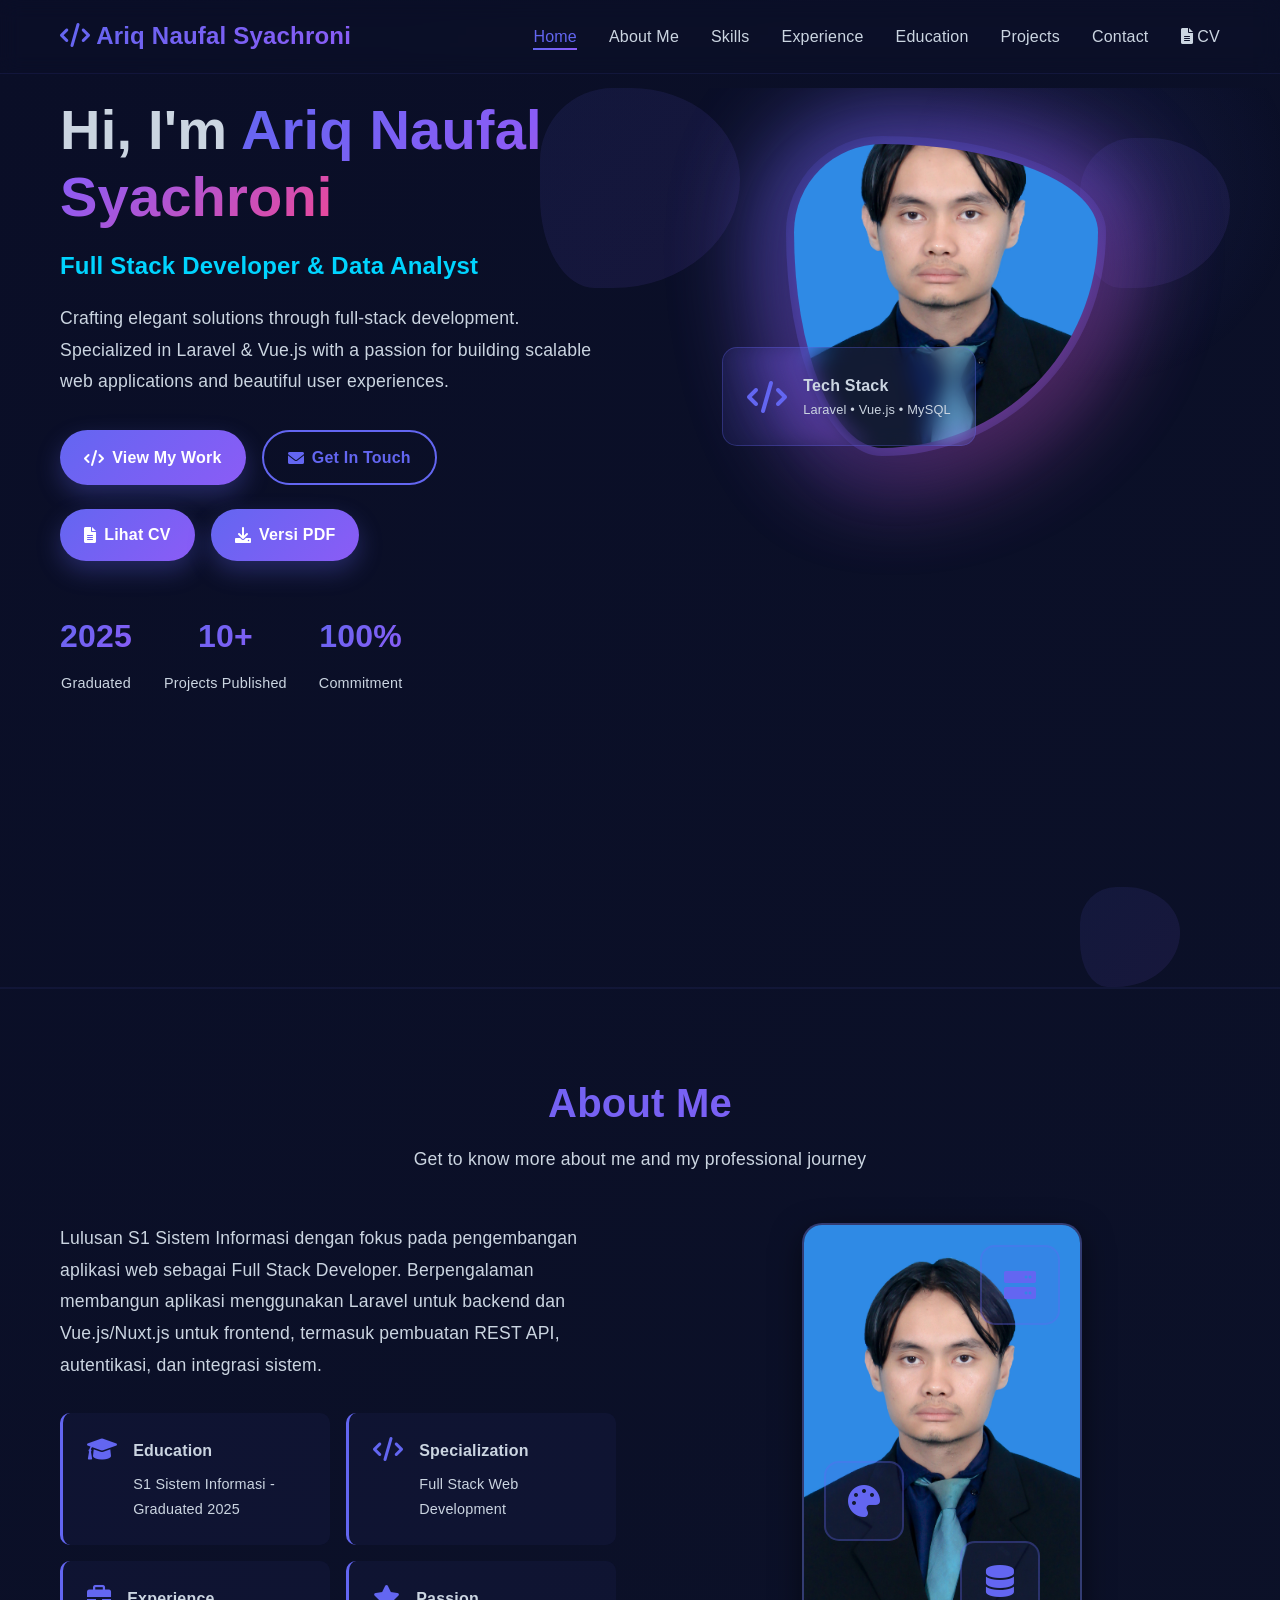
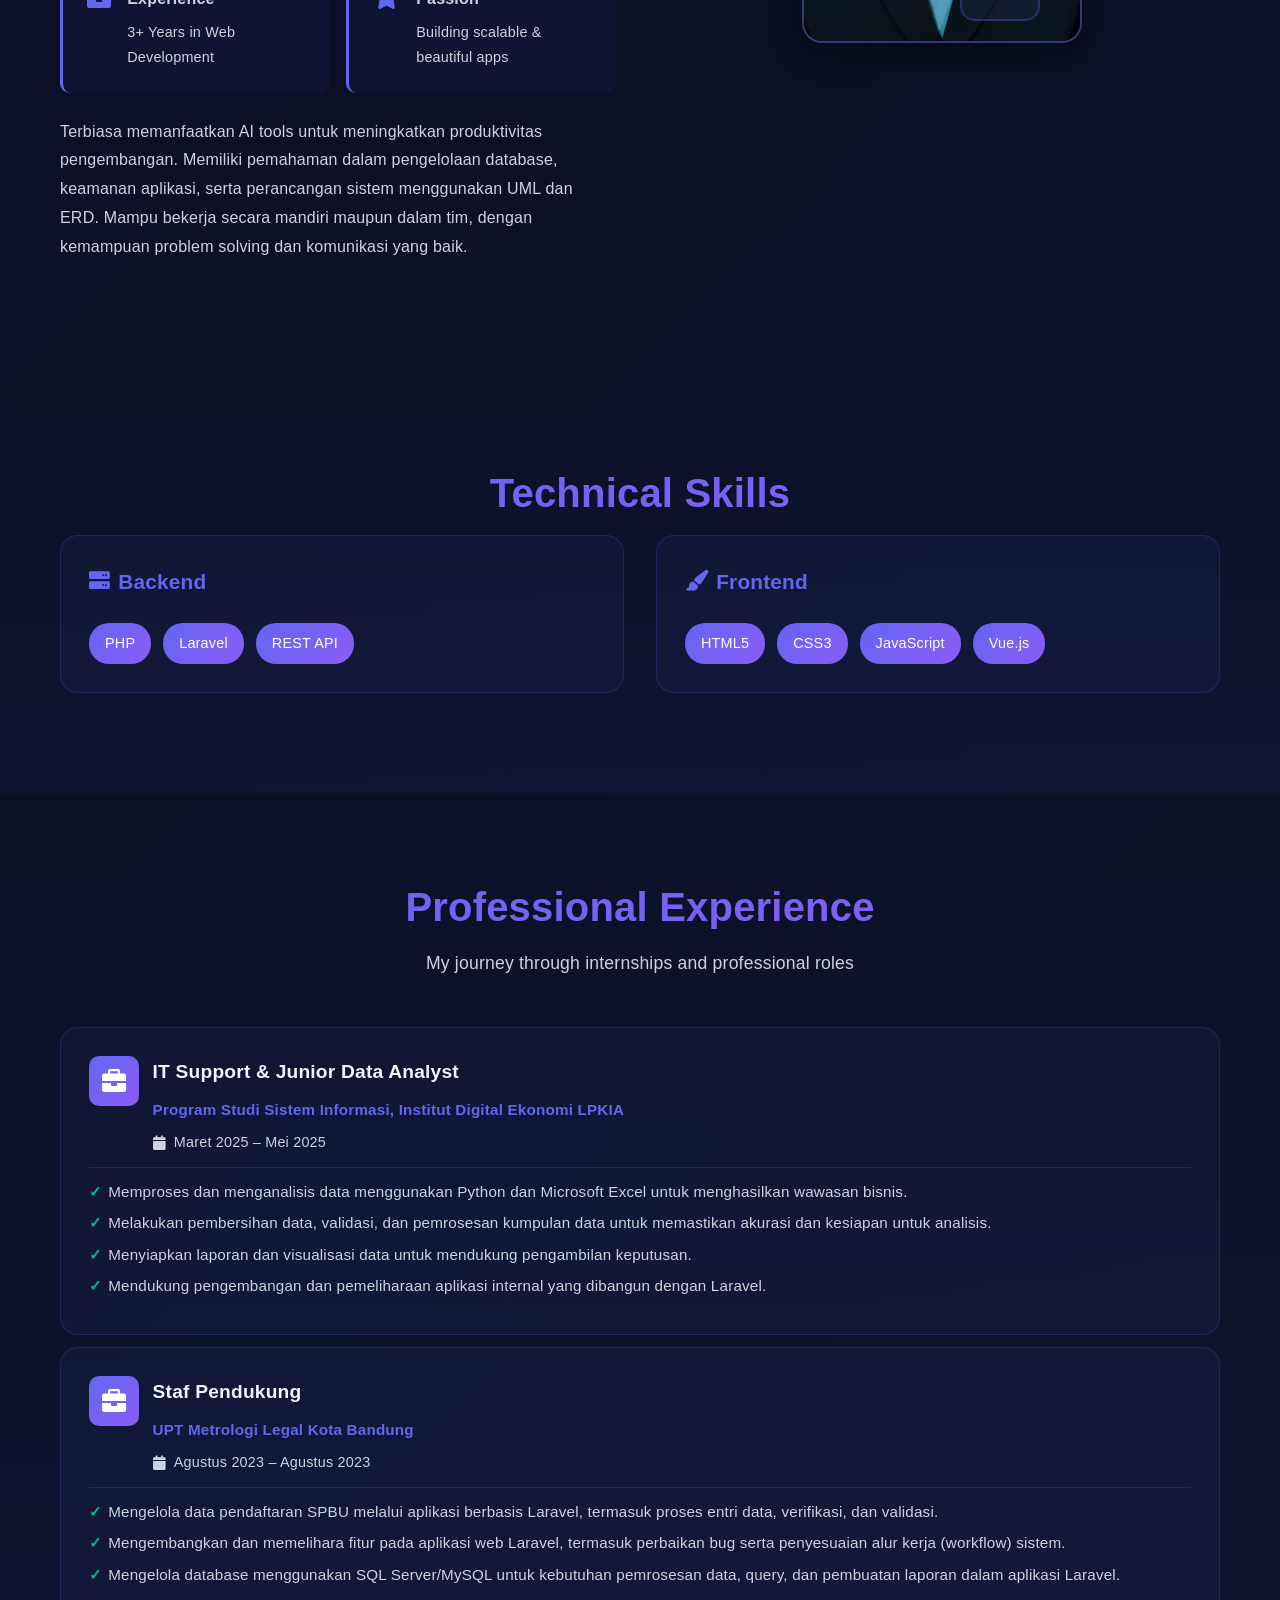
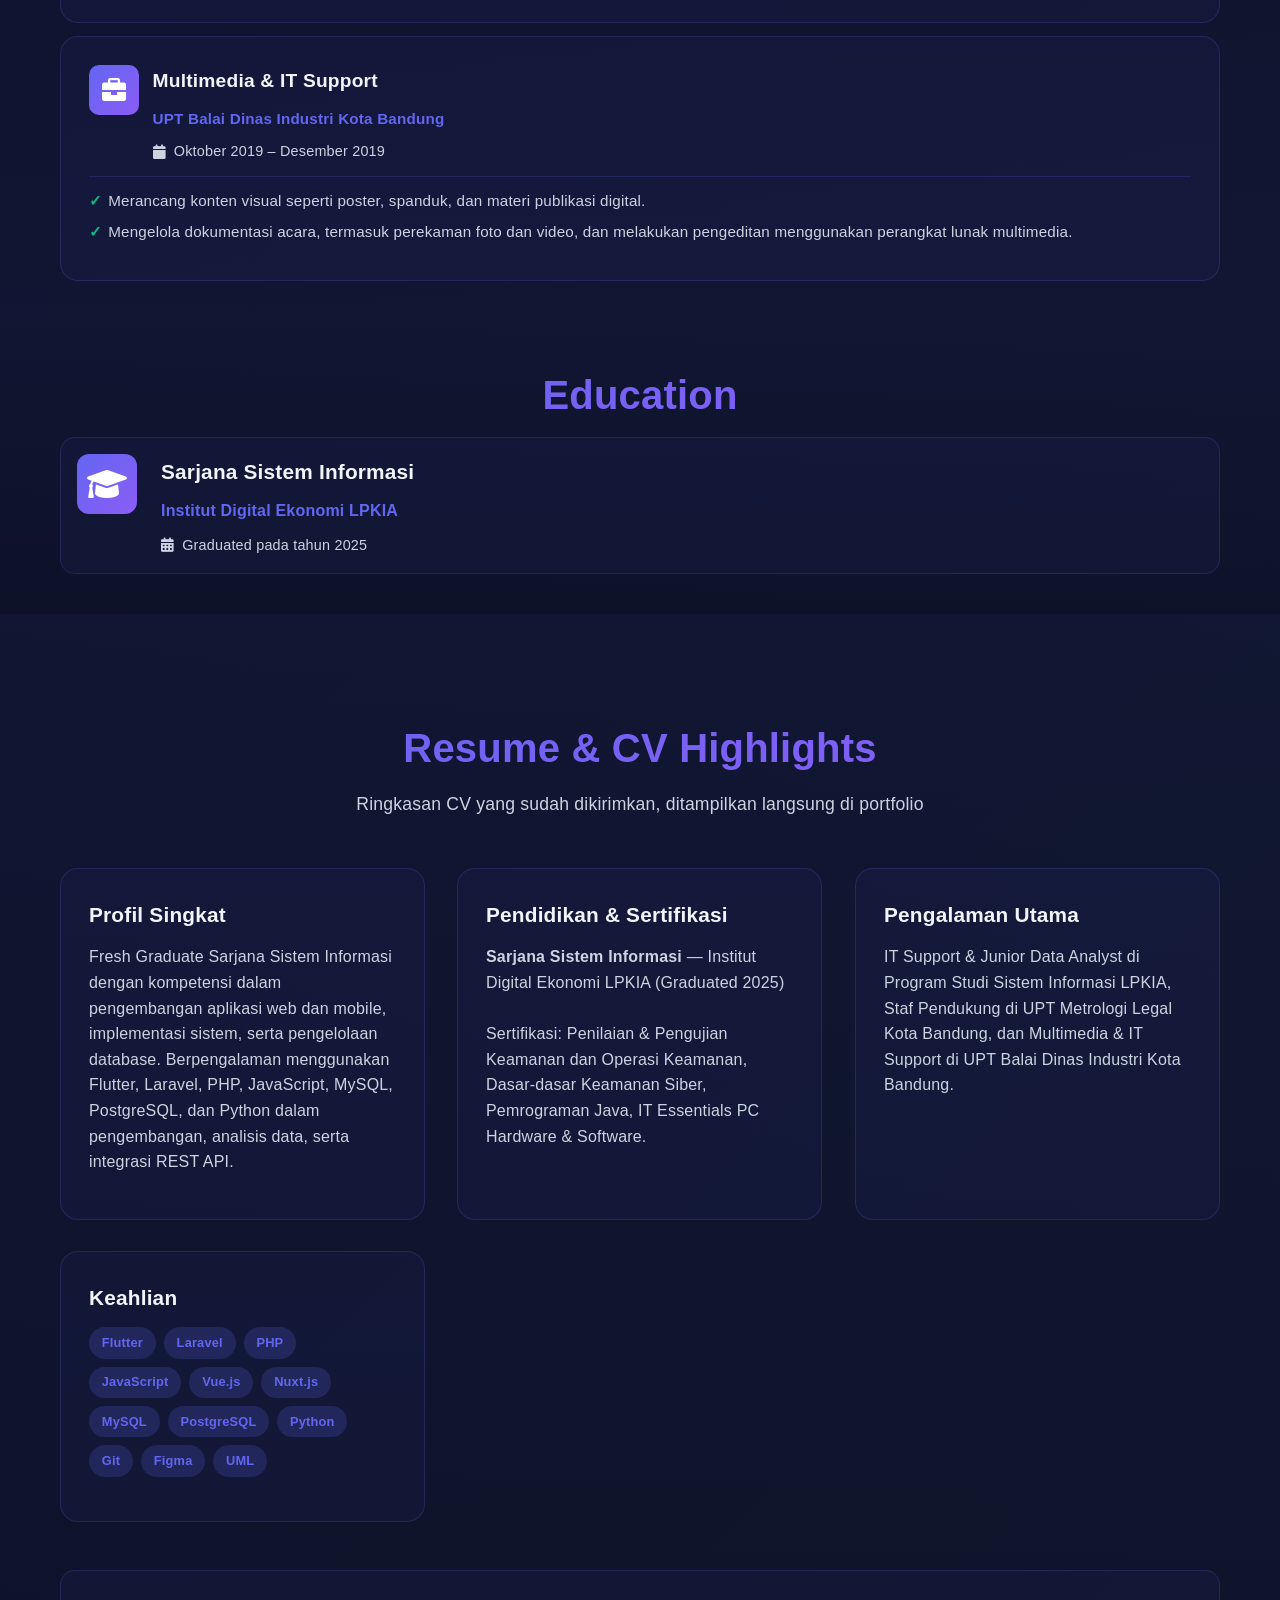
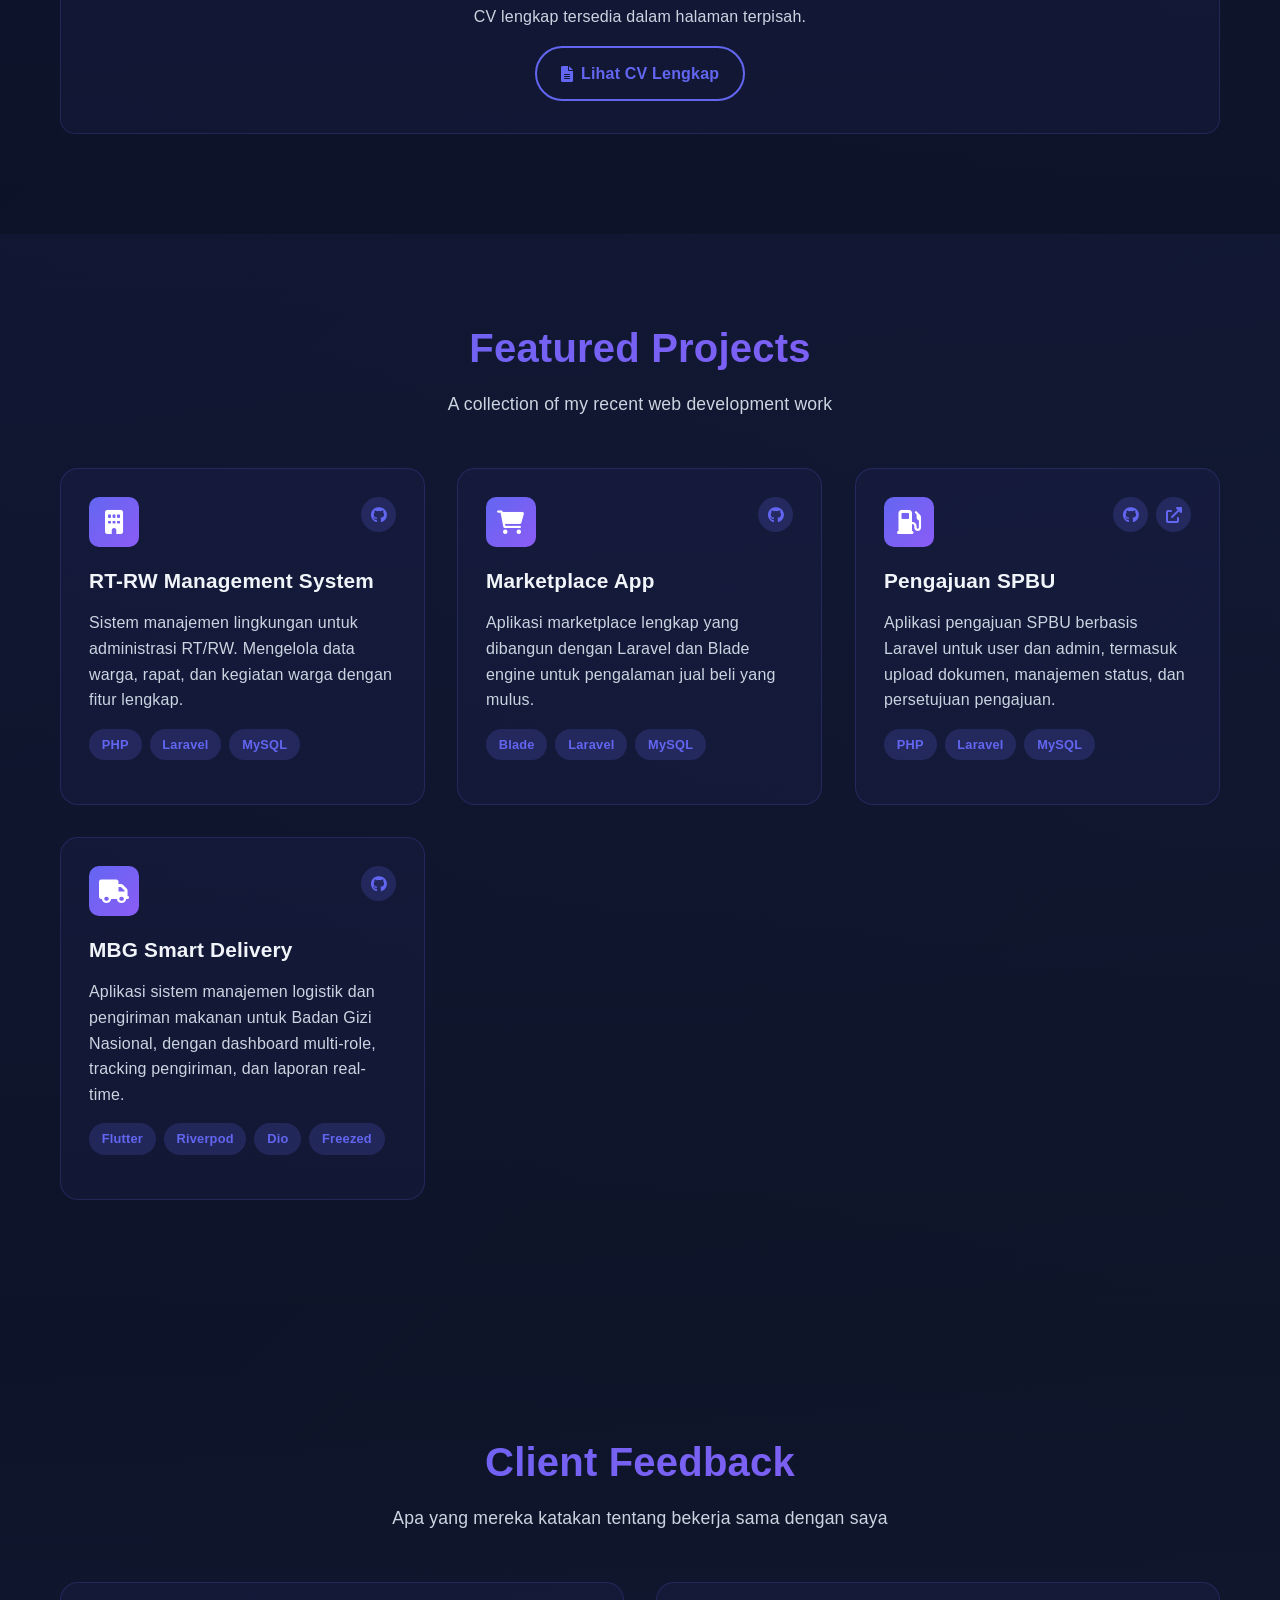
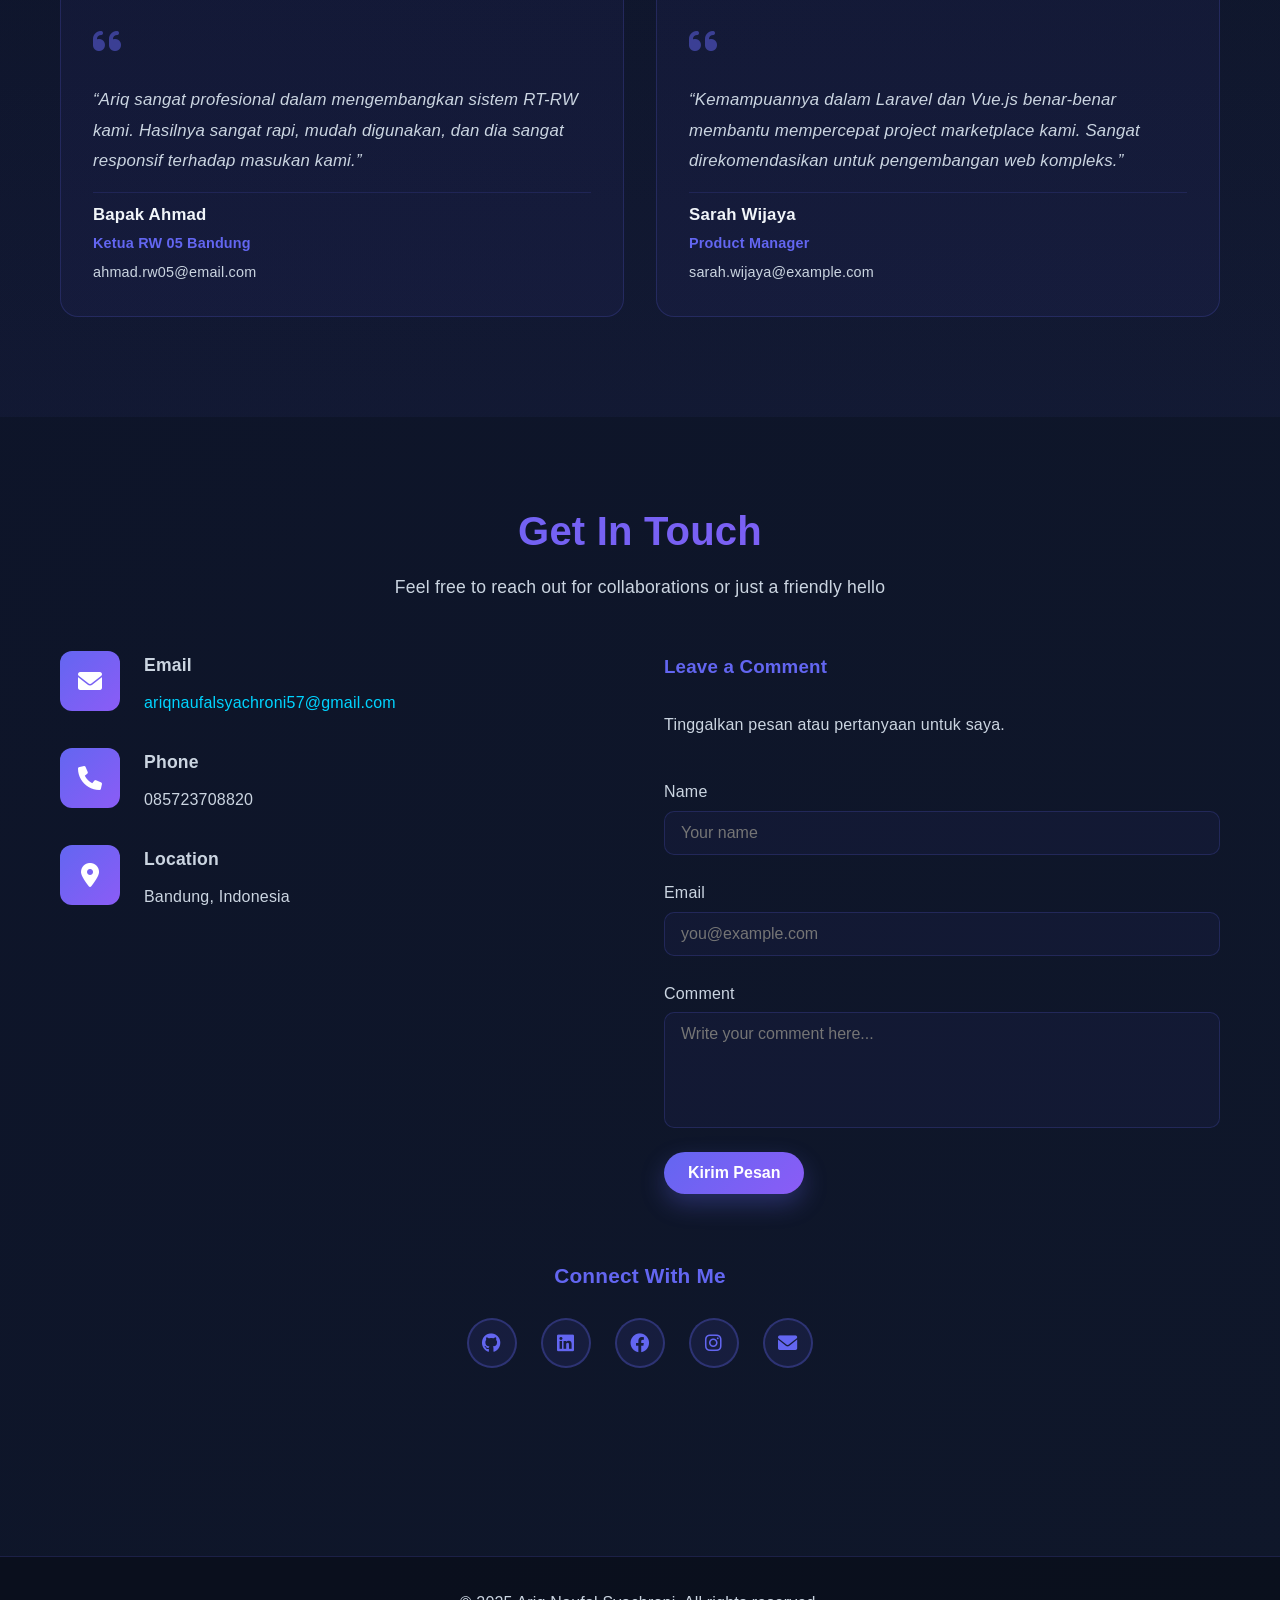
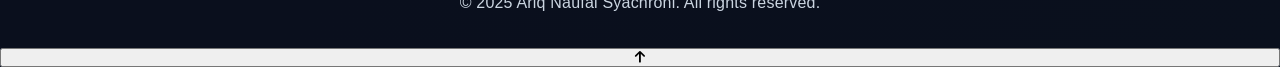
<file: index.html>
<!DOCTYPE html>
<html lang="en">
<head>
    <meta charset="UTF-8">
    <meta name="viewport" content="width=device-width, initial-scale=1.0, viewport-fit=cover">
    <meta name="description" content="Ariqn28 - Full Stack Developer | Portfolio & Professional Profile">
    <meta name="keywords" content="Full Stack Developer, Laravel, Vue.js, Web Development, Portfolio">
    <meta name="author" content="Ariqn28">
    
    <!-- Open Graph / Facebook / WhatsApp -->
    <meta property="og:type" content="website">
    <meta property="og:url" content="https://ariqn28.github.io/">
    <meta property="og:title" content="Ariq Naufal Syachroni | Full Stack Developer">
    <meta property="og:description" content="Professional Portfolio of Ariq Naufal Syachroni. Specialized in Laravel & Vue.js.">
    <meta property="og:image" content="https://ariqn28.github.io/images/ariq-profile-4x6.jpeg">

    <title>Ariq Naufal Syachroni | Full Stack Developer </title>
    <link rel="icon" href="images/favicon.ico" type="image/x-icon">

    <link rel="stylesheet" href="styles.css?v=1.54">
    <link rel="stylesheet" href="css/iconic/css/iconmonstr-iconic-font.css"> <!-- Fallback ikon lokal (tanpa assets/) -->
    <link rel="stylesheet" href="https://cdnjs.cloudflare.com/ajax/libs/font-awesome/6.0.0/css/all.min.css">
    <!-- Google Fonts dimuat via @font-face di styles.css -->
    </head>
<body>
    <!-- NAVBAR -->
    <nav class="navbar">
    <div class="container">
        <a href="#home" class="logo">
            <i class="fas fa-code"></i>
            Ariq Naufal Syachroni
        </a>

        <ul class="nav-menu" id="navMenu">
            <li><a href="#home">Home</a></li>
            <li><a href="#about">About Me</a></li>
            <li><a href="#skills">Skills</a></li>
            <li><a href="#experience">Experience</a></li>
            <li><a href="#education">Education</a></li>
            <li><a href="#projects">Projects</a></li>
            <li><a href="#contact">Contact</a></li>
            <li>
                <a href="cv.html" class="cv-btn">
                    <i class="fa-solid fa-file-alt"></i> CV
                </a>
            </li>
        </ul>

            <button class="hamburger" aria-label="Toggle navigation" aria-controls="navMenu">
                <span></span>
                <span></span>
                <span></span>
            </button>
        </div>
    </nav>
    <main>
    <!-- HERO SECTION -->
    <section class="hero" id="home">
        <div class="blob blob-1"></div>
        <div class="blob blob-2"></div>
        <div class="blob blob-3"></div>
        
        <div class="container">
            <div class="hero-content reveal">
                <h1 class="hero-title">Hi, I'm <span class="gradient-text">Ariq Naufal Syachroni</span></h1>
                <p class="hero-subtitle">Full Stack Developer & Data Analyst</p>
                <p class="hero-description">
                    Crafting elegant solutions through full-stack development. Specialized in Laravel & Vue.js with a passion for building scalable web applications and beautiful user experiences.
                </p>
                
                <div class="hero-buttons">
                    <a href="#projects" class="btn btn-primary">
                        <i class="fa-solid fa-code"></i> View My Work
                    </a>
                    <a href="#contact" class="btn btn-secondary">
                        <i class="fa-solid fa-envelope"></i> Get In Touch
                    </a>
                </div>
                <div class="hero-buttons hero-buttons-secondary">
                    <a href="cv.html" class="btn btn-primary"> <!-- Mengubah ke btn-primary agar lebih menonjol -->
                        <i class="fa-solid fa-file-alt"></i> Lihat CV
                    </a>
                    <a href="portfolio-dokumen.html" class="btn btn-primary"> <!-- Mengubah ke btn-primary agar lebih menonjol -->
                        <i class="fa-solid fa-download"></i> Versi PDF
                    </a>
                </div>
                
                <div class="hero-stats">
                    <div class="stat">
                        <div class="stat-number">2025</div>
                        <div class="stat-label">Graduated</div>
                    </div>
                    <div class="stat">
                        <div class="stat-number">10+</div>
                        <div class="stat-label">Projects Published</div>
                    </div>
                    <div class="stat">
                        <div class="stat-number">100%</div>
                        <div class="stat-label">Commitment</div>
                    </div>
                </div>
            </div>
            
            <div class="hero-visual reveal">
                <div class="hero-img-wrapper">
                    <img src="images/ARIQ NAUFAL SYACHRONI 4x6.jpg.jpeg" alt="Ariq Naufal Syachroni" class="hero-img-main" width="320" height="320" fetchpriority="high"
                         onerror="this.onerror=null;this.src='images/placeholder-profile.webp'">
                </div>
                
                <div class="floating-card">
                    <i class="fas fa-code"></i>
                    <div>
                        <div style="font-weight: 600;">Tech Stack</div>
                        <div style="font-size: 0.8rem; color: var(--text-light);">Laravel • Vue.js • MySQL</div>
                    </div>
                </div>
            </div>
        </div>
    </section>

    <!-- ABOUT SECTION -->
    <section class="about" id="about">
        <div class="container">
            <h2 class="section-title reveal">About Me</h2>
            <p class="section-subtitle">Get to know more about me and my professional journey</p>
            
            <div class="about-content">
                <div class="about-text reveal">
                    <p class="about-intro">
                        Lulusan S1 Sistem Informasi dengan fokus pada pengembangan aplikasi web sebagai Full Stack Developer. Berpengalaman membangun aplikasi menggunakan Laravel untuk backend dan Vue.js/Nuxt.js untuk frontend, termasuk pembuatan REST API, autentikasi, dan integrasi sistem.
                    </p>
                    
                    <div class="about-highlights">
                        <div class="highlight-item reveal">
                            <i class="fas fa-graduation-cap"></i>
                            <div>
                                <h4>Education</h4>
                                <p>S1 Sistem Informasi - Graduated 2025</p>
                            </div>
                        </div>
                        <div class="highlight-item reveal">
                            <i class="fas fa-code"></i>
                            <div>
                                <h4>Specialization</h4>
                                <p>Full Stack Web Development</p>
                            </div>
                        </div>
                        <div class="highlight-item reveal">
                            <i class="fas fa-briefcase"></i>
                            <div>
                                <h4>Experience</h4>
                                <p>3+ Years in Web Development</p>
                            </div>
                        </div>
                        <div class="highlight-item reveal">
                            <i class="fas fa-star"></i>
                            <div>
                                <h4>Passion</h4>
                                <p>Building scalable & beautiful apps</p>
                            </div>
                        </div>
                    </div>
                    
                    <p class="about-detail">
                        Terbiasa memanfaatkan AI tools untuk meningkatkan produktivitas pengembangan. Memiliki pemahaman dalam pengelolaan database, keamanan aplikasi, serta perancangan sistem menggunakan UML dan ERD. Mampu bekerja secara mandiri maupun dalam tim, dengan kemampuan problem solving dan komunikasi yang baik.
                    </p>
                </div>
                
                <div class="about-image reveal">
                    <div class="image-container">
                        <img src="images/ARIQ NAUFAL SYACHRONI 4x6.jpg.jpeg" alt="Ariq Naufal Syachroni" width="280" height="420" loading="lazy" onerror="this.onerror=null;this.src='images/placeholder-4x6.webp'">
                        <div class="tech-icon tech-1" title="Backend">
                            <i class="fas fa-server"></i>
                        </div>
                        <div class="tech-icon tech-2" title="Frontend">
                            <i class="fas fa-palette"></i>
                        </div>
                        <div class="tech-icon tech-3" title="Database">
                            <i class="fas fa-database"></i>
                        </div>
                    </div>
                </div>
            </div>
        </div>
    </section>

    <!-- SKILLS SECTION -->
    <section class="skills" id="skills">
        <div class="container">
            <h2 class="section-title reveal">Technical Skills</h2>
            <div class="skills-container">
                <div class="skill-category reveal">
                    <h3><i class="fas fa-server"></i> Backend</h3>
                    <div class="skill-items">
                        <span class="skill-tag">PHP</span>
                        <span class="skill-tag">Laravel</span>
                        <span class="skill-tag">REST API</span>
                    </div>
                </div>
                <div class="skill-category reveal">
                    <h3><i class="fas fa-paint-brush"></i> Frontend</h3>
                    <div class="skill-items">
                        <span class="skill-tag">HTML5</span>
                        <span class="skill-tag">CSS3</span>
                        <span class="skill-tag">JavaScript</span>
                        <span class="skill-tag">Vue.js</span>
                    </div>
                </div>
            </div>
        </div>
    </section>

    <!-- EXPERIENCE SECTION -->
    <section class="experience" id="experience">
        <div class="container">
            <h2 class="section-title reveal">Professional Experience</h2>
            <p class="section-subtitle">My journey through internships and professional roles</p>
            <div class="experience-timeline">
                <!-- Experience 1: IT Support & Junior Data Analyst -->
                <div class="experience-card reveal">
                    <div class="experience-header">
                        <div class="experience-icon">
                            <i class="fas fa-briefcase"></i>
                        </div>
                        <div class="experience-content">
                            <h3>IT Support & Junior Data Analyst</h3>
                            <p class="experience-organization">Program Studi Sistem Informasi, Institut Digital Ekonomi LPKIA</p>
                            <p class="experience-date"><i class="fas fa-calendar"></i> Maret 2025 – Mei 2025</p>
                        </div>
                    </div>
                    <div class="experience-details">
                        <ul>
                            <li>Memproses dan menganalisis data menggunakan Python dan Microsoft Excel untuk menghasilkan wawasan bisnis.</li>
                            <li>Melakukan pembersihan data, validasi, dan pemrosesan kumpulan data untuk memastikan akurasi dan kesiapan untuk analisis.</li>
                            <li>Menyiapkan laporan dan visualisasi data untuk mendukung pengambilan keputusan.</li>
                            <li>Mendukung pengembangan dan pemeliharaan aplikasi internal yang dibangun dengan Laravel.</li>
                        </ul>
                    </div>
                </div>

                <!-- Experience 2: UPT Metrologi Legal -->
                <div class="experience-card reveal">
                    <div class="experience-header">
                        <div class="experience-icon">
                            <i class="fas fa-briefcase"></i>
                        </div>
                        <div class="experience-content">
                            <h3>Staf Pendukung</h3>
                            <p class="experience-organization">UPT Metrologi Legal Kota Bandung</p>
                            <p class="experience-date"><i class="fas fa-calendar"></i> Agustus 2023 – Agustus 2023</p>
                        </div>
                    </div>
                    <div class="experience-details">
                        <ul>
                            <li>Mengelola data pendaftaran SPBU melalui aplikasi berbasis Laravel, termasuk proses entri data, verifikasi, dan validasi.</li>
                            <li>Mengembangkan dan memelihara fitur pada aplikasi web Laravel, termasuk perbaikan bug serta penyesuaian alur kerja (workflow) sistem.</li>
                            <li>Mengelola database menggunakan SQL Server/MySQL untuk kebutuhan pemrosesan data, query, dan pembuatan laporan dalam aplikasi Laravel.</li>
                        </ul>
                    </div>
                </div>

                <!-- Experience 3: UPT Balai Dinas Industri -->
                <div class="experience-card reveal">
                    <div class="experience-header">
                        <div class="experience-icon">
                            <i class="fas fa-briefcase"></i>
                        </div>
                        <div class="experience-content">
                            <h3>Multimedia & IT Support</h3>
                            <p class="experience-organization">UPT Balai Dinas Industri Kota Bandung</p>
                            <p class="experience-date"><i class="fas fa-calendar"></i> Oktober 2019 – Desember 2019</p>
                        </div>
                    </div>
                    <div class="experience-details">
                        <ul>
                            <li>Merancang konten visual seperti poster, spanduk, dan materi publikasi digital.</li>
                            <li>Mengelola dokumentasi acara, termasuk perekaman foto dan video, dan melakukan pengeditan menggunakan perangkat lunak multimedia.</li>
                        </ul>
                    </div>
                </div>
            </div>
        </div>
    </section>

    <!-- EDUCATION SECTION -->
    <section class="education" id="education">
        <div class="container">
            <h2 class="section-title reveal">Education</h2>
            <div class="education-timeline">
                <div class="education-card reveal">
                    <div class="education-icon">
                        <i class="fas fa-graduation-cap"></i>
                    </div>
                    <div class="education-content">
                        <h3>Sarjana Sistem Informasi</h3>
                        <p class="education-institution">Institut Digital Ekonomi LPKIA</p>
                        <p class="education-year"><i class="fas fa-calendar-alt"></i> Graduated pada tahun 2025</p>
                    </div>
                </div>
            </div>
        </div>
    </section>

    <!-- RESUME / CV SECTION -->
    <section class="projects" id="resume">
        <div class="container">
            <h2 class="section-title reveal">Resume & CV Highlights</h2>
            <p class="section-subtitle">Ringkasan CV yang sudah dikirimkan, ditampilkan langsung di portfolio</p>
            <div class="projects-grid">
                <article class="project-card reveal">
                    <h3>Profil Singkat</h3>
                    <p>Fresh Graduate Sarjana Sistem Informasi dengan kompetensi dalam pengembangan aplikasi web dan mobile, implementasi sistem, serta pengelolaan database. Berpengalaman menggunakan Flutter, Laravel, PHP, JavaScript, MySQL, PostgreSQL, dan Python dalam pengembangan, analisis data, serta integrasi REST API.</p>
                </article>
                <article class="project-card reveal">
                    <h3>Pendidikan & Sertifikasi</h3>
                    <p><strong>Sarjana Sistem Informasi</strong> — Institut Digital Ekonomi LPKIA (Graduated 2025)<br><br>Sertifikasi: Penilaian & Pengujian Keamanan dan Operasi Keamanan, Dasar-dasar Keamanan Siber, Pemrograman Java, IT Essentials PC Hardware & Software.</p>
                </article>
                <article class="project-card reveal">
                    <h3>Pengalaman Utama</h3>
                    <p>IT Support & Junior Data Analyst di Program Studi Sistem Informasi LPKIA, Staf Pendukung di UPT Metrologi Legal Kota Bandung, dan Multimedia & IT Support di UPT Balai Dinas Industri Kota Bandung.</p>
                </article>
                <article class="project-card reveal">
                    <h3>Keahlian</h3>
                    <div class="project-tech">
                        <span>Flutter</span>
                        <span>Laravel</span>
                        <span>PHP</span>
                        <span>JavaScript</span>
                        <span>Vue.js</span>
                        <span>Nuxt.js</span>
                        <span>MySQL</span>
                        <span>PostgreSQL</span>
                        <span>Python</span>
                        <span>Git</span>
                        <span>Figma</span>
                        <span>UML</span>
                    </div>
                </article>
            </div>
            <div class="view-more">
                <p>CV lengkap tersedia dalam halaman terpisah.</p>
                <a href="cv.html" class="github-link"><i class="fas fa-file-alt"></i> Lihat CV Lengkap</a>
            </div>
        </div>
    </section>

    <!-- PROJECTS SECTION -->
    <section class="projects" id="projects">
        <div class="container">
            <h2 class="section-title reveal">Featured Projects</h2>
            <p class="section-subtitle">A collection of my recent web development work</p>
            <div class="projects-grid">
                <!-- Project 1: RT-RW -->
                <div class="project-card reveal">
                    <div class="project-header">
                        <div class="project-icon">
                            <i class="fas fa-building"></i>
                        </div>
                        <div class="project-links">
                            <a href="https://github.com/ariqn28/RT-RW" target="_blank" class="project-link" title="GitHub">
                                <i class="fab fa-github"></i>
                            </a>
                        </div>
                    </div>
                    <h3>RT-RW Management System</h3>
                    <p>Sistem manajemen lingkungan untuk administrasi RT/RW. Mengelola data warga, rapat, dan kegiatan warga dengan fitur lengkap.</p>
                    <div class="project-tech">
                        <span>PHP</span>
                        <span>Laravel</span>
                        <span>MySQL</span>
                    </div>
                </div>

                <!-- Project 2: Marketplace App -->
                <div class="project-card reveal">
                    <div class="project-header">
                        <div class="project-icon">
                            <i class="fas fa-shopping-cart"></i>
                        </div>
                        <div class="project-links">
                            <a href="https://github.com/ariqn28/markeplace-app" target="_blank" class="project-link" title="GitHub">
                                <i class="fab fa-github"></i>
                            </a>
                        </div>
                    </div>
                    <h3>Marketplace App</h3>
                    <p>Aplikasi marketplace lengkap yang dibangun dengan Laravel dan Blade engine untuk pengalaman jual beli yang mulus.</p>
                    <div class="project-tech">
                        <span>Blade</span>
                        <span>Laravel</span>
                        <span>MySQL</span>
                    </div>
                </div>

                <!-- Project 3: Pengajuan SPBU -->
                <div class="project-card reveal">
                    <div class="project-header">
                        <div class="project-icon">
                            <i class="fas fa-gas-pump"></i>
                        </div>
                        <div class="project-links">
                            <a href="https://github.com/ariqn28/Pengajuan_spbu" target="_blank" class="project-link" title="GitHub">
                                <i class="fab fa-github"></i>
                            </a>
                            <a href="https://github.com/ariqn28/Pengajuan_spbu#readme" target="_blank" class="project-link" title="Live Demo">
                                <i class="fas fa-external-link-alt"></i>
                            </a>
                        </div>
                    </div>
                    <h3>Pengajuan SPBU</h3>
                    <p>Aplikasi pengajuan SPBU berbasis Laravel untuk user dan admin, termasuk upload dokumen, manajemen status, dan persetujuan pengajuan.</p>
                    <div class="project-tech">
                        <span>PHP</span>
                        <span>Laravel</span>
                        <span>MySQL</span>
                    </div>
                </div>

                <!-- Project 4: MBG Smart Delivery -->
                <div class="project-card reveal">
                    <div class="project-header">
                        <div class="project-icon">
                            <i class="fas fa-truck"></i>
                        </div>
                        <div class="project-links">
                            <a href="https://github.com/ariqn28/MBG" target="_blank" class="project-link" title="GitHub">
                                <i class="fab fa-github"></i>
                            </a>
                        </div>
                    </div>
                    <h3>MBG Smart Delivery</h3>
                    <p>Aplikasi sistem manajemen logistik dan pengiriman makanan untuk Badan Gizi Nasional, dengan dashboard multi-role, tracking pengiriman, dan laporan real-time.</p>
                    <div class="project-tech">
                        <span>Flutter</span>
                        <span>Riverpod</span>
                        <span>Dio</span>
                        <span>Freezed</span>
                    </div>
                </div>

            </div>
        </div>
    </section>

    <!-- TESTIMONIALS SECTION -->
    <section class="testimonials" id="testimonials">
        <div class="container">
            <h2 class="section-title reveal">Client Feedback</h2>
            <p class="section-subtitle">Apa yang mereka katakan tentang bekerja sama dengan saya</p>
            
            <div class="testimonials-grid">
                <!-- Testimonial 1 -->
                <div class="testimonial-card reveal">
                    <div class="quote-icon">
                        <i class="fas fa-quote-left"></i>
                    </div>
                    <p class="testimonial-text">“Ariq sangat profesional dalam mengembangkan sistem RT-RW kami. Hasilnya sangat rapi, mudah digunakan, dan dia sangat responsif terhadap masukan kami.”</p>
                    <div class="testimonial-author">
                        <div class="author-info">
                            <h4>Bapak Ahmad</h4>
                            <p>Ketua RW 05 Bandung</p>
                        </div>
                        <span class="testimonial-email">ahmad.rw05@email.com</span>
                    </div>
                </div>

                <!-- Testimonial 2 -->
                <div class="testimonial-card reveal">
                    <div class="quote-icon">
                        <i class="fas fa-quote-left"></i>
                    </div>
                    <p class="testimonial-text">“Kemampuannya dalam Laravel dan Vue.js benar-benar membantu mempercepat project marketplace kami. Sangat direkomendasikan untuk pengembangan web kompleks.”</p>
                    <div class="testimonial-author">
                        <div class="author-info">
                            <h4>Sarah Wijaya</h4>
                            <p>Product Manager</p>
                        </div>
                        <span class="testimonial-email">sarah.wijaya@example.com</span>
                    </div>
                </div>
            </div>
        </div>
    </section>

    <!-- CONTACT SECTION -->
    <section class="contact" id="contact">
        <div class="container">
            <h2 class="section-title reveal">Get In Touch</h2>
            <p class="section-subtitle">Feel free to reach out for collaborations or just a friendly hello</p>
            <div class="contact-content">
                <div class="contact-info reveal">
                    <div class="info-item">
                        <div class="info-icon"><i class="fas fa-envelope"></i></div>
                        <div>
                            <h4>Email</h4>
                            <p><a href="mailto:ariqnaufalsyachroni57@gmail.com" style="color: var(--accent); text-decoration: none;">ariqnaufalsyachroni57@gmail.com</a></p>
                        </div>
                    </div>
                    <div class="info-item">
                        <div class="info-icon"><i class="fas fa-phone"></i></div>
                        <div>
                            <h4>Phone</h4>
                            <p>085723708820</p>
                        </div>
                    </div>
                    <div class="info-item">
                        <div class="info-icon"><i class="fas fa-map-marker-alt"></i></div>
                        <div>
                            <h4>Location</h4>
                            <p>Bandung, Indonesia</p>
                        </div>
                    </div>
                </div>

                <form id="contactForm" class="contact-form reveal">
                    <h3 style="color: var(--primary); margin-bottom: 0.25rem;">Leave a Comment</h3>
                    <p style="color: var(--text-light); margin-bottom: 1rem;">Tinggalkan pesan atau pertanyaan untuk saya.</p>
                    <div class="form-group contact-label-group">
                        <label for="name">Name</label>
                        <input type="text" id="name" name="name" placeholder="Your name" required>
                    </div>
                    <div class="form-group contact-label-group">
                        <label for="email">Email</label>
                        <input type="email" id="email" name="email" placeholder="you@example.com" required>
                    </div>
                    <div class="form-group contact-label-group">
                        <label for="message">Comment</label>
                        <textarea id="message" name="message" rows="5" placeholder="Write your comment here..." required></textarea>
                    </div>
                    <button type="submit" class="btn btn-primary">Kirim Pesan</button>
                </form>
            </div>

            <!-- Social Links -->
            <div class="social-links">
                <h3>Connect With Me</h3>
                <div class="social-icons">
                    <a href="https://github.com/ariqn28" target="_blank" rel="noopener noreferrer" title="GitHub">
                        <i class="fab fa-github"></i>
                    </a>
                    <a href="https://www.linkedin.com/in/ariq-naufal-syachroni-671b892b8" target="_blank" rel="noopener noreferrer" title="LinkedIn">
                        <i class="fab fa-linkedin"></i>
                    </a>
                    <a href="https://www.facebook.com/riqqyourbae" target="_blank" rel="noopener noreferrer" title="Facebook">
                        <i class="fab fa-facebook"></i>
                    </a>
                    <a href="https://www.instagram.com/riqqfals_" target="_blank" rel="noopener noreferrer" title="Instagram">
                        <i class="fab fa-instagram"></i>
                    </a>
                    <a href="mailto:ariqnaufalsyachroni57@gmail.com" title="Email">
                        <i class="fas fa-envelope"></i>
                    </a>
                </div>
            </div>
        </div>
    </section>
    </main>
    
    <!-- FOOTER -->
    <footer class="footer">
        <div class="container">
            <p>&copy; 2025 Ariq Naufal Syachroni. All rights reserved.</p>
        </div>
    </footer>

    <script src="script.js?v=1.54" defer></script>
</body>
</html>
</file>
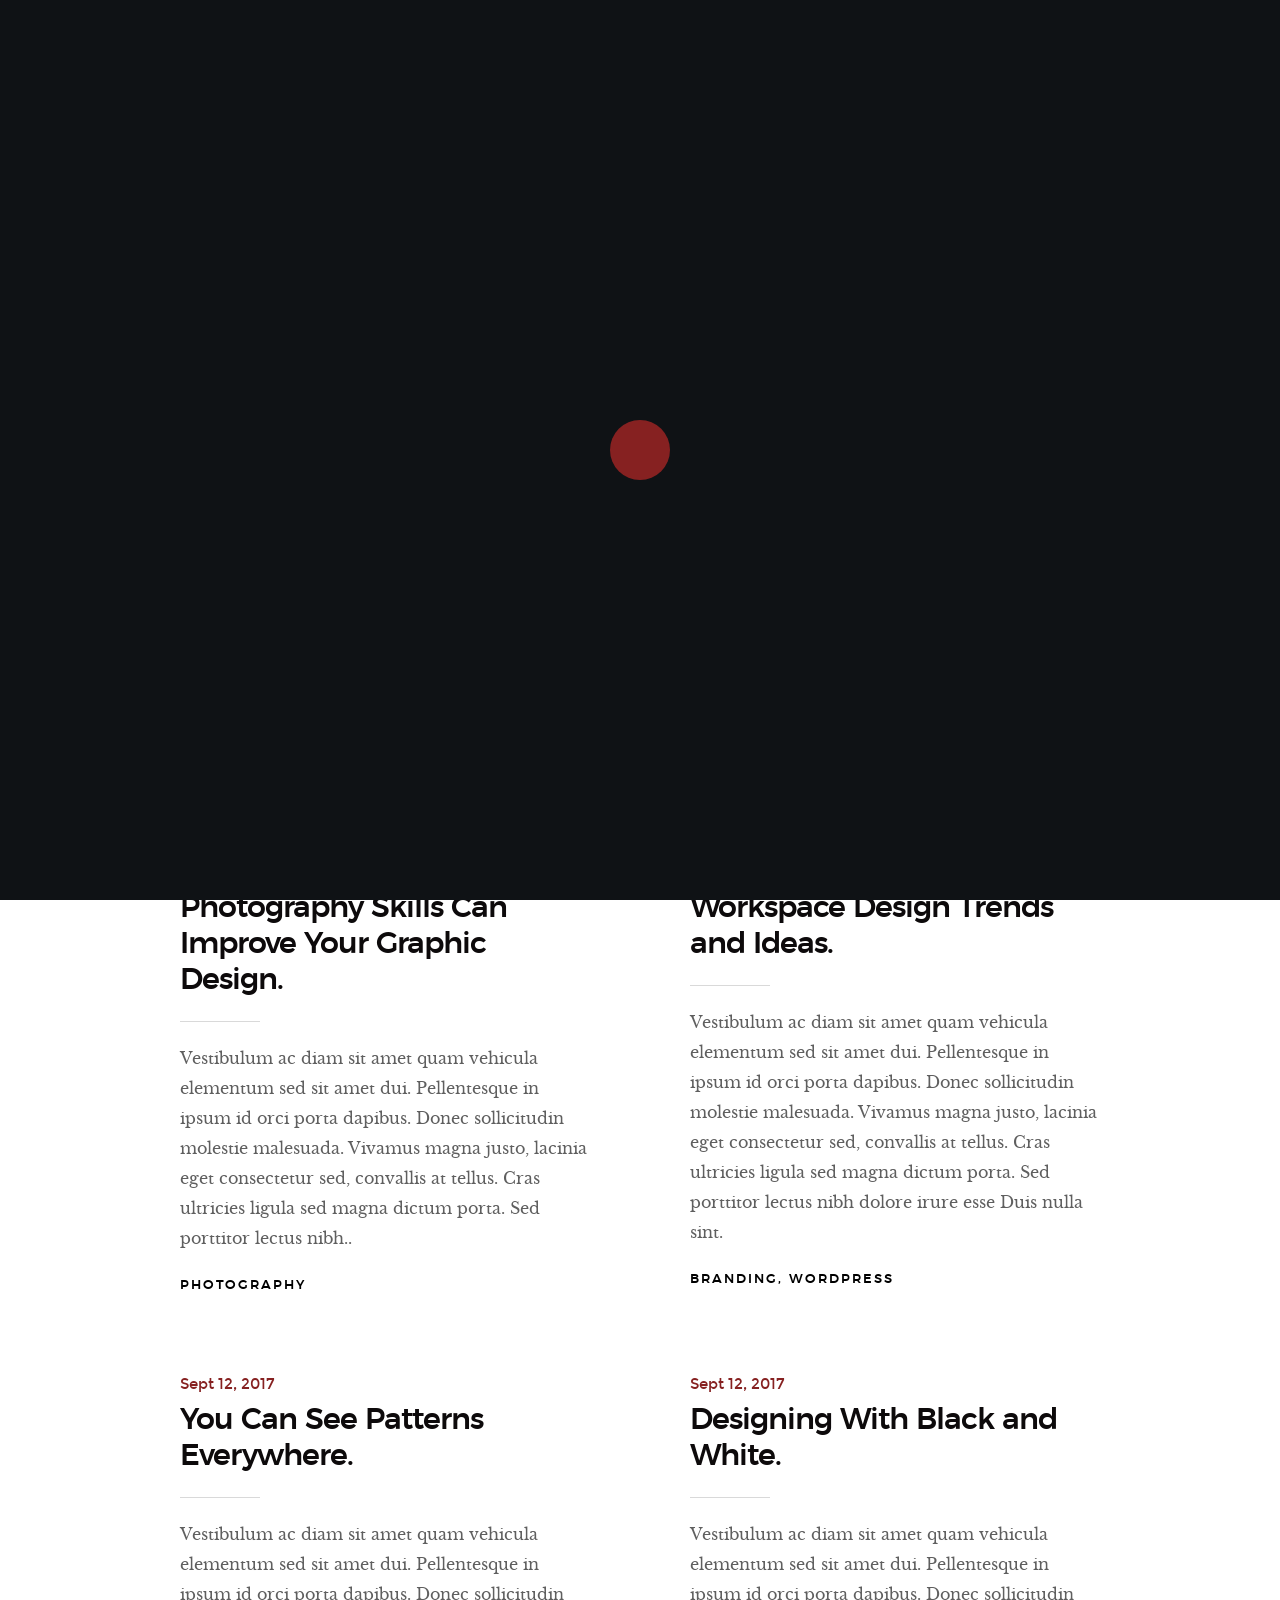
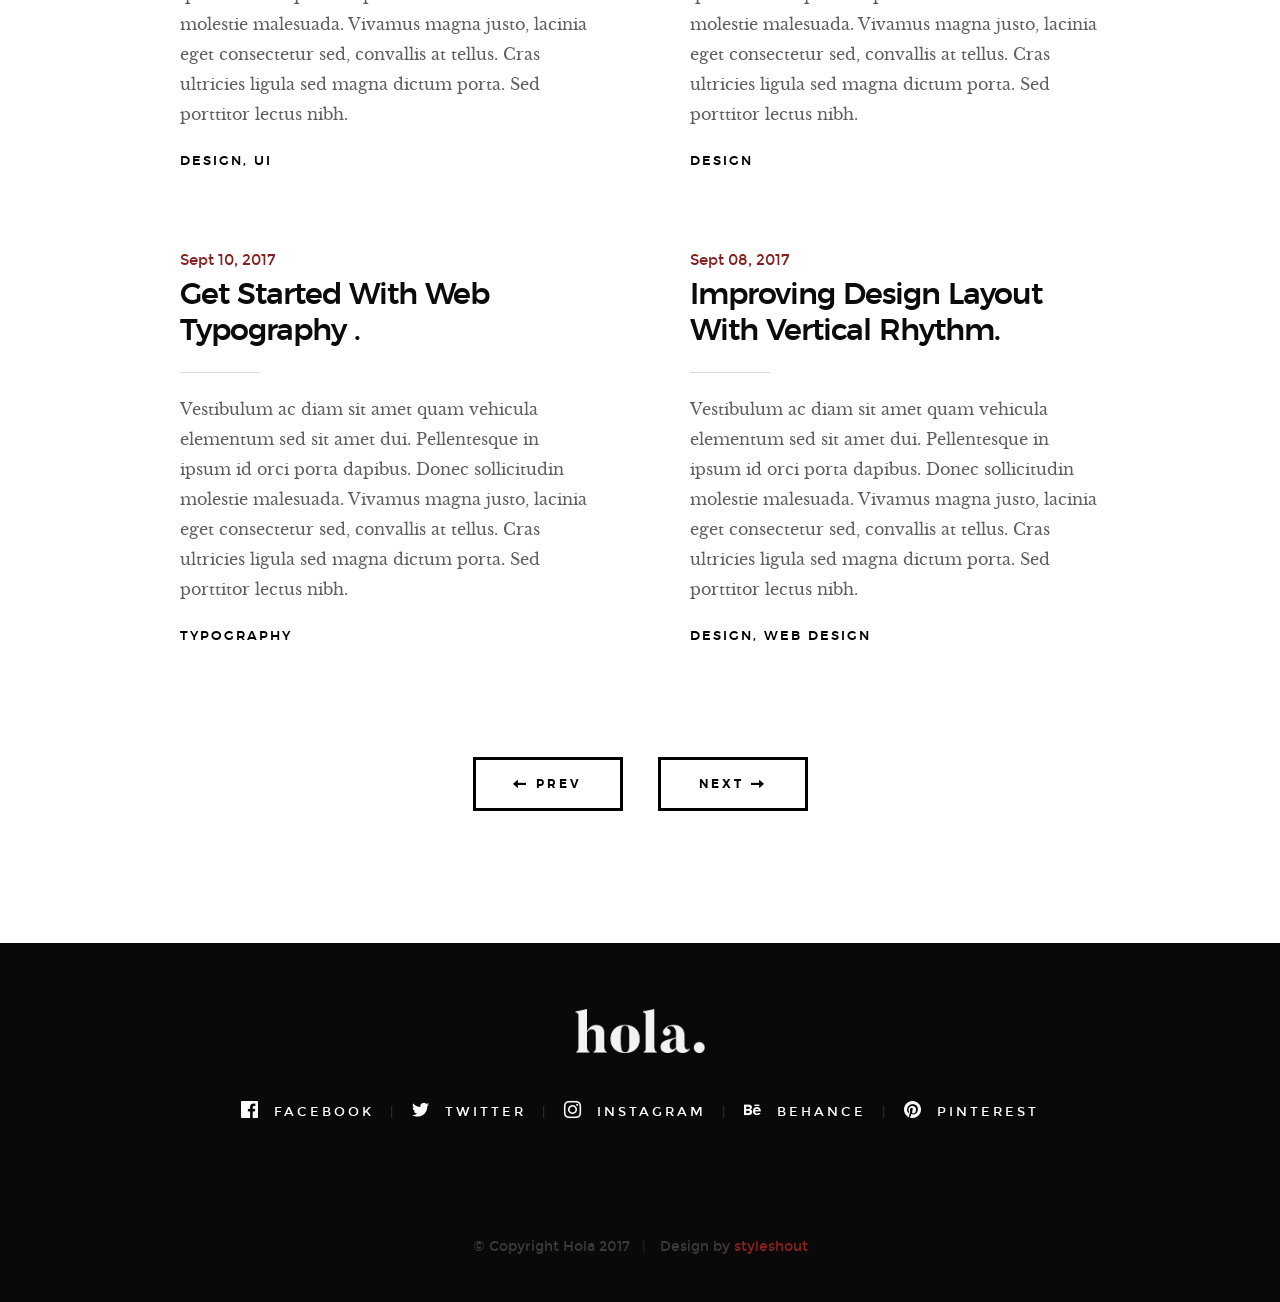
<file: blog.html>
<!DOCTYPE html>
<!--[if lt IE 9 ]><html class="no-js oldie" lang="en"> <![endif]-->
<!--[if IE 9 ]><html class="no-js oldie ie9" lang="en"> <![endif]-->
<!--[if (gte IE 9)|!(IE)]><!-->
<html class="no-js" lang="en">
<!--<![endif]-->

<head>

    <!--- basic page needs
    ================================================== -->
    <meta charset="utf-8">
    <title>Blog - Hola</title>
    <meta name="description" content="">
    <meta name="author" content="">

    <!-- mobile specific metas
    ================================================== -->
    <meta name="viewport" content="width=device-width, initial-scale=1">

    <!-- CSS
    ================================================== -->
    <link rel="stylesheet" href="css/base.css">
    <link rel="stylesheet" href="css/vendor.css">
    <link rel="stylesheet" href="css/main.css">

    <!-- script
    ================================================== -->
    <script src="js/modernizr.js"></script>
    <script src="js/pace.min.js"></script>

    <!-- favicons
    ================================================== -->
    <link rel="shortcut icon" href="favicon.ico" type="image/x-icon">
    <link rel="icon" href="favicon.ico" type="image/x-icon">

</head>


<body id="top">

    <!-- header
    ================================================== -->
    <header class="s-header">

        <div class="header-logo">
            <a class="site-logo" href="index.html"><img src="images/logo.png" alt="Homepage"></a>
        </div>

        <nav class="header-nav-wrap">
            <ul class="header-nav">
                <li><a href="index.html#home" title="home">Home</a></li>
                <li><a href="index.html#about" title="about">About</a></li>
                <li><a href="index.html#works" title="works">Works</a></li>
                <li class="current"><a href="blog.html" title="blog">Blog</a></li>
                <li><a href="index.html#contact" title="contact">Contact</a></li>	
            </ul>
        </nav>

        <a class="header-menu-toggle" href="#0"><span>Menu</span></a>

    </header> <!-- end s-header -->


    <!-- page header
    ================================================== -->
    <section class="page-header page-hero" style="background-image:url(images/blog/blog-bg-01.jpg)">

        <div class="row page-header__content">
            <article class="col-full">

                <div class="page-header__info">
                    <div class="page-header__cat">
                        <a href="#0">Branding</a><a href="#0">Design</a>
                    </div>
                    <div class="page-header__date">
                        Sept 16, 2017
                    </div>
                </div>
                
                <h1 class="page-header__title">
                    <a href="#0" title="">
                        The 10 Golden Rules of Clean Simple Design.
                    </a>
                </h1>
                <p>Pellentesque in ipsum id orci porta dapibus amet dui. Ad id deserunt ratione autem eius et minima ut et. Nihil sed quis velit aut enim aliquam. Quas non ad sint eveniet voluptatem est iure...</p>
                <p>
                    <a href="#0" class="btn btn--stroke page-header__btn">Read More</a>
                </p>
            </article>
        </div>

    </section> <!-- end page-header -->


    <!-- blog
    ================================================== -->
    <section class="blog-content-wrap">

        <div class="row blog-content">
            <div class="col-full">

                <div class="blog-list block-1-2 block-tab-full">

                    <article class="col-block">
                        
                        <div class="blog-date">
                            <a href="blog-single.html">Sept 15, 2017</a>
                        </div>  
                        
                        <h2 class="h01"><a href="blog-single.html">Photography Skills Can Improve Your Graphic Design.</a></h2>
                        <p>
                        Vestibulum ac diam sit amet quam vehicula elementum sed sit amet dui. Pellentesque in ipsum id orci porta dapibus. Donec sollicitudin molestie malesuada. Vivamus magna justo, lacinia eget consectetur sed, convallis at tellus. Cras ultricies ligula sed magna dictum porta. Sed porttitor lectus nibh..
                        </p>

                        <div class="blog-cat">
                            <a href="blog.html">Photography</a>
                        </div>

                    </article>

                    <article class="col-block">
                        
                        <div class="blog-date">
                            <a href="blog-single.html">Sept 14, 2017</a>
                        </div>

                        <h2 class="h01"><a href="blog-single.html">Workspace Design Trends and Ideas.</a></h2>
                        <p>
                        Vestibulum ac diam sit amet quam vehicula elementum sed sit amet dui. Pellentesque in ipsum id orci porta dapibus. Donec sollicitudin molestie malesuada. Vivamus magna justo, lacinia eget consectetur sed, convallis at tellus. Cras ultricies ligula sed magna dictum porta. Sed porttitor lectus nibh dolore irure esse Duis nulla sint.
                        </p>

                        <div class="blog-cat">
                            <a href="blog.html">Branding</a><a href="blog.html">Wordpress</a>
                        </div>
                    </article>

                    <article class="col-block">
                        
                        <div class="blog-date">
                            <a href="blog-single.html">Sept 12, 2017</a>
                        </div>    
                        <h2 class="h01"><a href="blog-single.html">You Can See Patterns Everywhere.</a></h2>
                        <p>
                        Vestibulum ac diam sit amet quam vehicula elementum sed sit amet dui. Pellentesque in ipsum id orci porta dapibus. Donec sollicitudin molestie malesuada. Vivamus magna justo, lacinia eget consectetur sed, convallis at tellus. Cras ultricies ligula sed magna dictum porta. Sed porttitor lectus nibh.
                        </p>

                        <div class="blog-cat">
                            <a href="blog.html">Design</a><a href="blog.html">UI</a>
                        </div>
                    </article>

                    <article class="col-block">
                        
                        <div class="blog-date">
                            <a href="blog-single.html">Sept 12, 2017</a>
                        </div>
                        <h2 class="h01"><a href="blog-single.html">Designing With Black and White.</a></h2>
                        <p>
                        Vestibulum ac diam sit amet quam vehicula elementum sed sit amet dui. Pellentesque in ipsum id orci porta dapibus. Donec sollicitudin molestie malesuada. Vivamus magna justo, lacinia eget consectetur sed, convallis at tellus. Cras ultricies ligula sed magna dictum porta. Sed porttitor lectus nibh.
                        </p>

                        <div class="blog-cat">
                            <a href="blog.html">Design</a>
                        </div>
                    </article>

                    <article class="col-block">
                        <div class="blog-date">
                            <a href="blog-single.html">Sept 10, 2017</a>
                        </div>
                        <h2 class="h01"><a href="blog-single.html">Get Started With Web Typography .</a></h2>
                        <p>
                        Vestibulum ac diam sit amet quam vehicula elementum sed sit amet dui. Pellentesque in ipsum id orci porta dapibus. Donec sollicitudin molestie malesuada. Vivamus magna justo, lacinia eget consectetur sed, convallis at tellus. Cras ultricies ligula sed magna dictum porta. Sed porttitor lectus nibh.
                        </p>

                        <div class="blog-cat">
                            <a href="blog.html">Typography</a>
                        </div>
                    </article>

                    <article class="col-block">
                        
                        <div class="blog-date">
                            <a href="blog-single.html">Sept 08, 2017</a>
                        </div>
                        <h2 class="h01"><a href="blog-single.html">Improving Design Layout With Vertical Rhythm.</a></h2>
                        <p>
                        Vestibulum ac diam sit amet quam vehicula elementum sed sit amet dui. Pellentesque in ipsum id orci porta dapibus. Donec sollicitudin molestie malesuada. Vivamus magna justo, lacinia eget consectetur sed, convallis at tellus. Cras ultricies ligula sed magna dictum porta. Sed porttitor lectus nibh.
                        </p>

                        <div class="blog-cat">
                            <a href="blog.html">Design</a><a href="#0">Web Design</a>
                        </div>
                    </article>

                </div> <!-- end blog-list -->

            </div> <!-- end col-full -->
        </div> <!-- end blog-content -->

        <div class="row blog-entries-nav">
            <div class="col-full">
                <a href="#0" class="btn btn--stroke">
                    <i class="im im-arrow-left"></i>
                    Prev
                </a>
                <a href="#0" class="btn btn--stroke">
                    Next
                    <i class="im im-arrow-right"></i>
                </a>
            </div>
        </div>

    </section> <!-- end blog-content-wrap -->


    <!-- footer
    ================================================== -->
    <footer>
        <div class="row">
            <div class="col-full">

                <div class="footer-logo">
                    <a class="footer-site-logo" href="#0"><img src="images/logo.png" alt="Homepage"></a>
                </div>

                <ul class="footer-social">
                    <li><a href="#0">
                        <i class="im im-facebook" aria-hidden="true"></i>
                        <span>Facebook</span>
                    </a></li>
                    <li><a href="#0">
                        <i class="im im-twitter" aria-hidden="true"></i>
                        <span>Twitter</span>
                    </a></li>
                    <li><a href="#0">
                        <i class="im im-instagram" aria-hidden="true"></i>
                        <span>Instagram</span>
                    </a></li>
                    <li><a href="#0">
                        <i class="im im-behance" aria-hidden="true"></i>
                        <span>Behance</span>
                    </a></li>
                    <li><a href="#0">
                        <i class="im im-pinterest" aria-hidden="true"></i>
                        <span>Pinterest</span>
                    </a></li>
                </ul>
                    
            </div>
        </div>

        <div class="row footer-bottom">

            <div class="col-twelve">
                <div class="copyright">
                    <span>© Copyright Hola 2017</span> 
                    <span>Design by <a href="https://www.styleshout.com/">styleshout</a></span>	
                </div>

                <div class="go-top">
                <a class="smoothscroll" title="Back to Top" href="#top"><i class="im im-arrow-up" aria-hidden="true"></i></a>
                </div>
            </div>

        </div> <!-- end footer-bottom -->

    </footer> <!-- end footer -->


    <div id="preloader"> 
        <div id="loader"></div>
    </div>


    <!-- Java Script
    ================================================== -->
    <script src="js/jquery-3.2.1.min.js"></script>
    <script src="js/plugins.js"></script>
    <script src="js/main.js"></script>

</body>

</html>
</file>
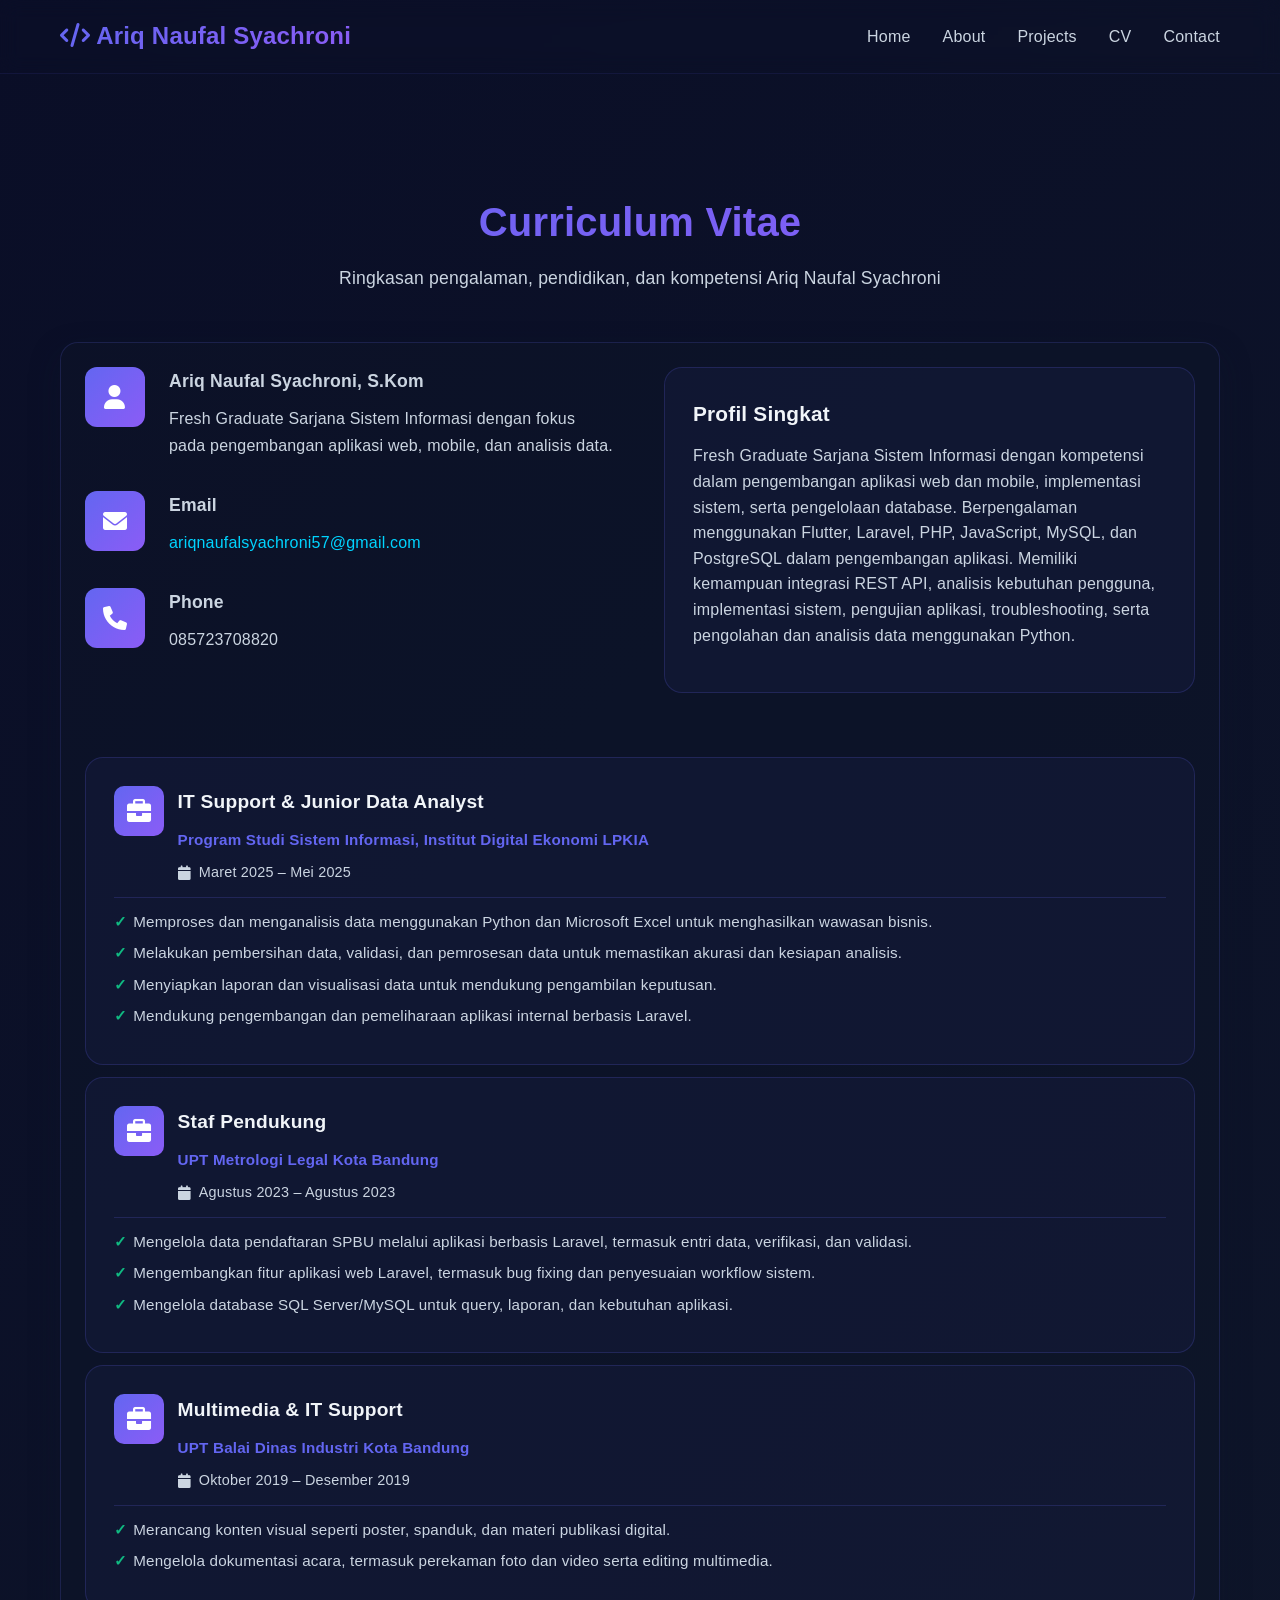
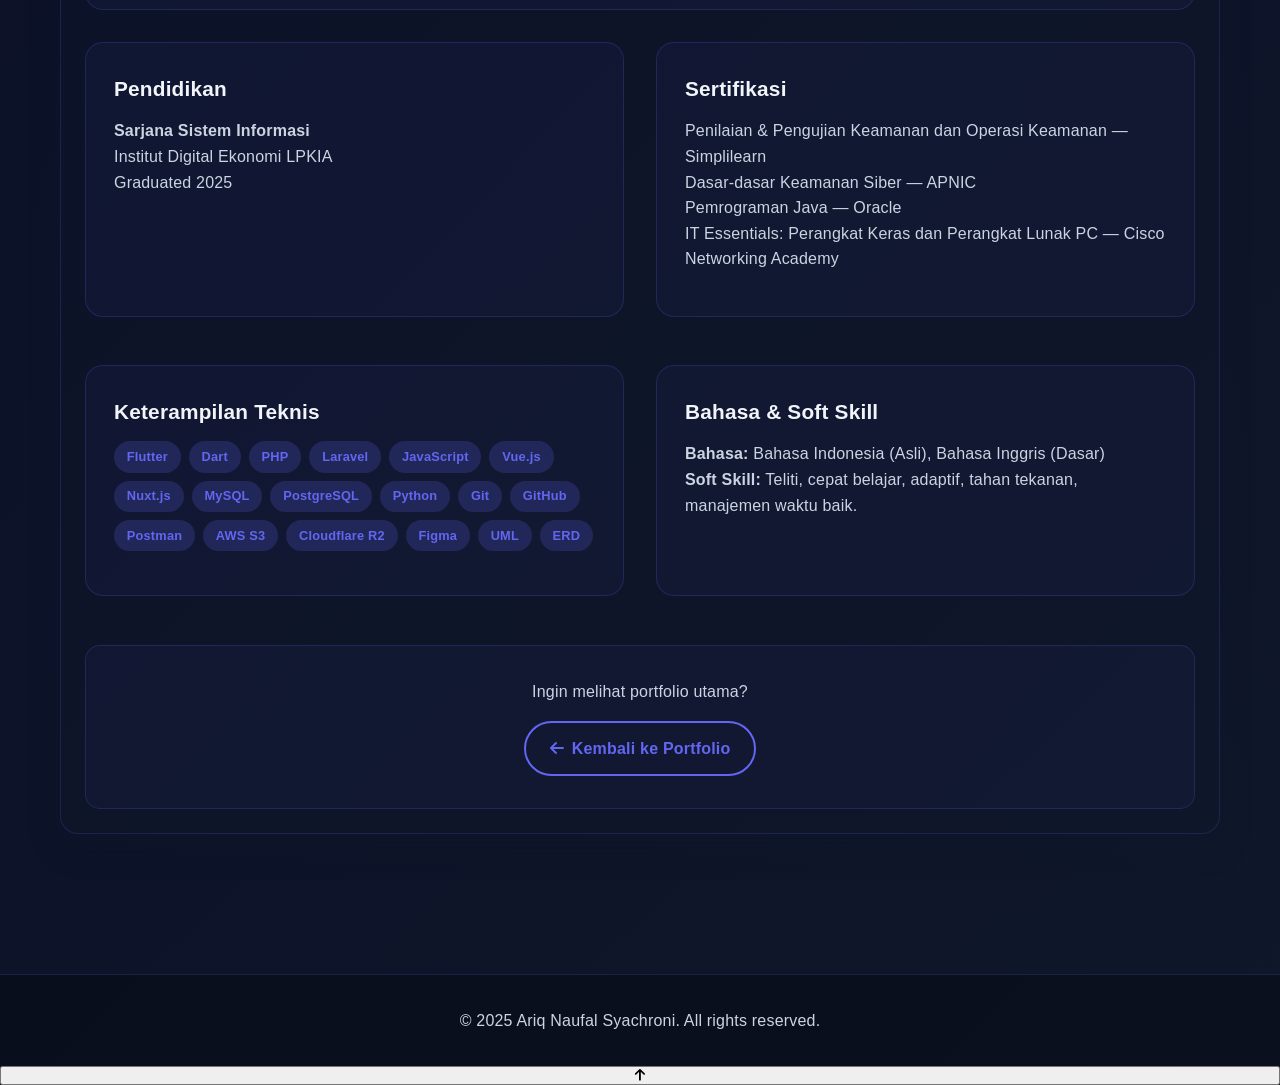
<file: cv.html>
<!DOCTYPE html>
<html lang="id">
<head>
    <meta charset="UTF-8">
    <meta name="viewport" content="width=device-width, initial-scale=1.0, viewport-fit=cover">
    <title>Ariq Naufal Syachroni | Curriculum Vitae</title>
    <meta name="description" content="Curriculum Vitae Ariq Naufal Syachroni - Full Stack Developer">
    <link rel="stylesheet" href="styles.css?v=1.54">
    <link rel="stylesheet" href="css/iconic/css/iconmonstr-iconic-font.css"> <!-- Fallback ikon lokal (tanpa assets/) -->
    <link rel="stylesheet" href="https://cdnjs.cloudflare.com/ajax/libs/font-awesome/6.0.0/css/all.min.css">
</head>
<body>
    <nav class="navbar">
        <div class="container">
            <a href="index.html" class="logo"><i class="fas fa-code"></i> Ariq Naufal Syachroni</a>
            <ul class="nav-menu">
                <li><a href="index.html#home">Home</a></li>
                <li><a href="index.html#about">About</a></li>
                <li><a href="index.html#projects">Projects</a></li>
                <li><a href="cv.html">CV</a></li>
                <li><a href="index.html#contact">Contact</a></li>
            </ul>
            <button class="hamburger" aria-label="Toggle navigation">
                <span></span>
                <span></span>
                <span></span>
            </button>
        </div>
    </nav>

    <main> <!-- Menghapus inline padding-top yang redundant -->
        <section class="contact" id="cv">
            <div class="container">
                <h1 class="section-title">Curriculum Vitae</h1>
                <p class="section-subtitle">Ringkasan pengalaman, pendidikan, dan kompetensi Ariq Naufal Syachroni</p>

                <div id="cv-document" class="cv-document">
                <div class="contact-content" style="align-items: start;">
                    <div class="contact-info">
                        <div class="info-item">
                            <div class="info-icon"><i class="fas fa-user"></i></div>
                            <div>
                                <h4>Ariq Naufal Syachroni, S.Kom</h4>
                                <p>Fresh Graduate Sarjana Sistem Informasi dengan fokus pada pengembangan aplikasi web, mobile, dan analisis data.</p>
                            </div>
                        </div>
                        <div class="info-item">
                            <div class="info-icon"><i class="fas fa-envelope"></i></div>
                            <div>
                                <h4>Email</h4>
                                <p><a href="mailto:ariqnaufalsyachroni57@gmail.com" style="color: var(--accent); text-decoration: none;">ariqnaufalsyachroni57@gmail.com</a></p>
                            </div>
                        </div>
                        <div class="info-item">
                            <div class="info-icon"><i class="fas fa-phone"></i></div>
                            <div>
                                <h4>Phone</h4>
                                <p>085723708820</p>
                            </div>
                        </div>
                    </div>

                    <div class="contact-form"> <!-- Menghapus inline animation: none; -->
                        <div class="project-card">
                            <h3>Profil Singkat</h3>
                            <p>Fresh Graduate Sarjana Sistem Informasi dengan kompetensi dalam pengembangan aplikasi web dan mobile, implementasi sistem, serta pengelolaan database. Berpengalaman menggunakan Flutter, Laravel, PHP, JavaScript, MySQL, dan PostgreSQL dalam pengembangan aplikasi. Memiliki kemampuan integrasi REST API, analisis kebutuhan pengguna, implementasi sistem, pengujian aplikasi, troubleshooting, serta pengolahan dan analisis data menggunakan Python.</p>
                        </div>
                    </div>
                </div>

                <div class="experience-timeline">
                    <div class="experience-card">
                        <div class="experience-header">
                            <div class="experience-icon"><i class="fas fa-briefcase"></i></div>
                            <div class="experience-content">
                                <h3>IT Support & Junior Data Analyst</h3>
                                <p class="experience-organization">Program Studi Sistem Informasi, Institut Digital Ekonomi LPKIA</p>
                                <p class="experience-date"><i class="fas fa-calendar"></i> Maret 2025 – Mei 2025</p>
                            </div>
                        </div>
                        <div class="experience-details">
                            <ul>
                                <li>Memproses dan menganalisis data menggunakan Python dan Microsoft Excel untuk menghasilkan wawasan bisnis.</li>
                                <li>Melakukan pembersihan data, validasi, dan pemrosesan data untuk memastikan akurasi dan kesiapan analisis.</li>
                                <li>Menyiapkan laporan dan visualisasi data untuk mendukung pengambilan keputusan.</li>
                                <li>Mendukung pengembangan dan pemeliharaan aplikasi internal berbasis Laravel.</li>
                            </ul>
                        </div>
                    </div>

                    <div class="experience-card">
                        <div class="experience-header">
                            <div class="experience-icon"><i class="fas fa-briefcase"></i></div>
                            <div class="experience-content">
                                <h3>Staf Pendukung</h3>
                                <p class="experience-organization">UPT Metrologi Legal Kota Bandung</p>
                                <p class="experience-date"><i class="fas fa-calendar"></i> Agustus 2023 – Agustus 2023</p>
                            </div>
                        </div>
                        <div class="experience-details">
                            <ul>
                                <li>Mengelola data pendaftaran SPBU melalui aplikasi berbasis Laravel, termasuk entri data, verifikasi, dan validasi.</li>
                                <li>Mengembangkan fitur aplikasi web Laravel, termasuk bug fixing dan penyesuaian workflow sistem.</li>
                                <li>Mengelola database SQL Server/MySQL untuk query, laporan, dan kebutuhan aplikasi.</li>
                            </ul>
                        </div>
                    </div>

                    <div class="experience-card">
                        <div class="experience-header">
                            <div class="experience-icon"><i class="fas fa-briefcase"></i></div>
                            <div class="experience-content">
                                <h3>Multimedia & IT Support</h3>
                                <p class="experience-organization">UPT Balai Dinas Industri Kota Bandung</p>
                                <p class="experience-date"><i class="fas fa-calendar"></i> Oktober 2019 – Desember 2019</p>
                            </div>
                        </div>
                        <div class="experience-details">
                            <ul>
                                <li>Merancang konten visual seperti poster, spanduk, dan materi publikasi digital.</li>
                                <li>Mengelola dokumentasi acara, termasuk perekaman foto dan video serta editing multimedia.</li>
                            </ul>
                        </div>
                    </div>
                </div>

                <div class="projects-grid" style="margin-top: 2rem;">
                    <article class="project-card">
                        <h3>Pendidikan</h3>
                        <p><strong>Sarjana Sistem Informasi</strong><br>Institut Digital Ekonomi LPKIA<br>Graduated 2025</p>
                    </article>
                    <article class="project-card">
                        <h3>Sertifikasi</h3>
                        <p>Penilaian & Pengujian Keamanan dan Operasi Keamanan — Simplilearn<br>Dasar-dasar Keamanan Siber — APNIC<br>Pemrograman Java — Oracle<br>IT Essentials: Perangkat Keras dan Perangkat Lunak PC — Cisco Networking Academy</p>
                    </article>
                </div>

                <div class="projects-grid">
                    <article class="project-card">
                        <h3>Keterampilan Teknis</h3>
                        <div class="project-tech">
                            <span>Flutter</span><span>Dart</span><span>PHP</span><span>Laravel</span><span>JavaScript</span><span>Vue.js</span><span>Nuxt.js</span><span>MySQL</span><span>PostgreSQL</span><span>Python</span><span>Git</span><span>GitHub</span><span>Postman</span><span>AWS S3</span><span>Cloudflare R2</span><span>Figma</span><span>UML</span><span>ERD</span>
                        </div>
                    </article>
                    <article class="project-card">
                        <h3>Bahasa & Soft Skill</h3>
                        <p><strong>Bahasa:</strong> Bahasa Indonesia (Asli), Bahasa Inggris (Dasar)<br><strong>Soft Skill:</strong> Teliti, cepat belajar, adaptif, tahan tekanan, manajemen waktu baik.</p>
                    </article>
                </div>

                <div class="view-more">
                    <p>Ingin melihat portfolio utama?</p>
                    <a href="index.html" class="github-link"><i class="fas fa-arrow-left"></i> Kembali ke Portfolio</a>
                </div>
                </div>
            </div>
        </section>
    </main>

    <footer class="footer">
        <div class="container">
            <p>&copy; 2025 Ariq Naufal Syachroni. All rights reserved.</p>
        </div>
    </footer>

    <script src="script.js?v=1.54" defer></script>
</body>
</html>
</file>
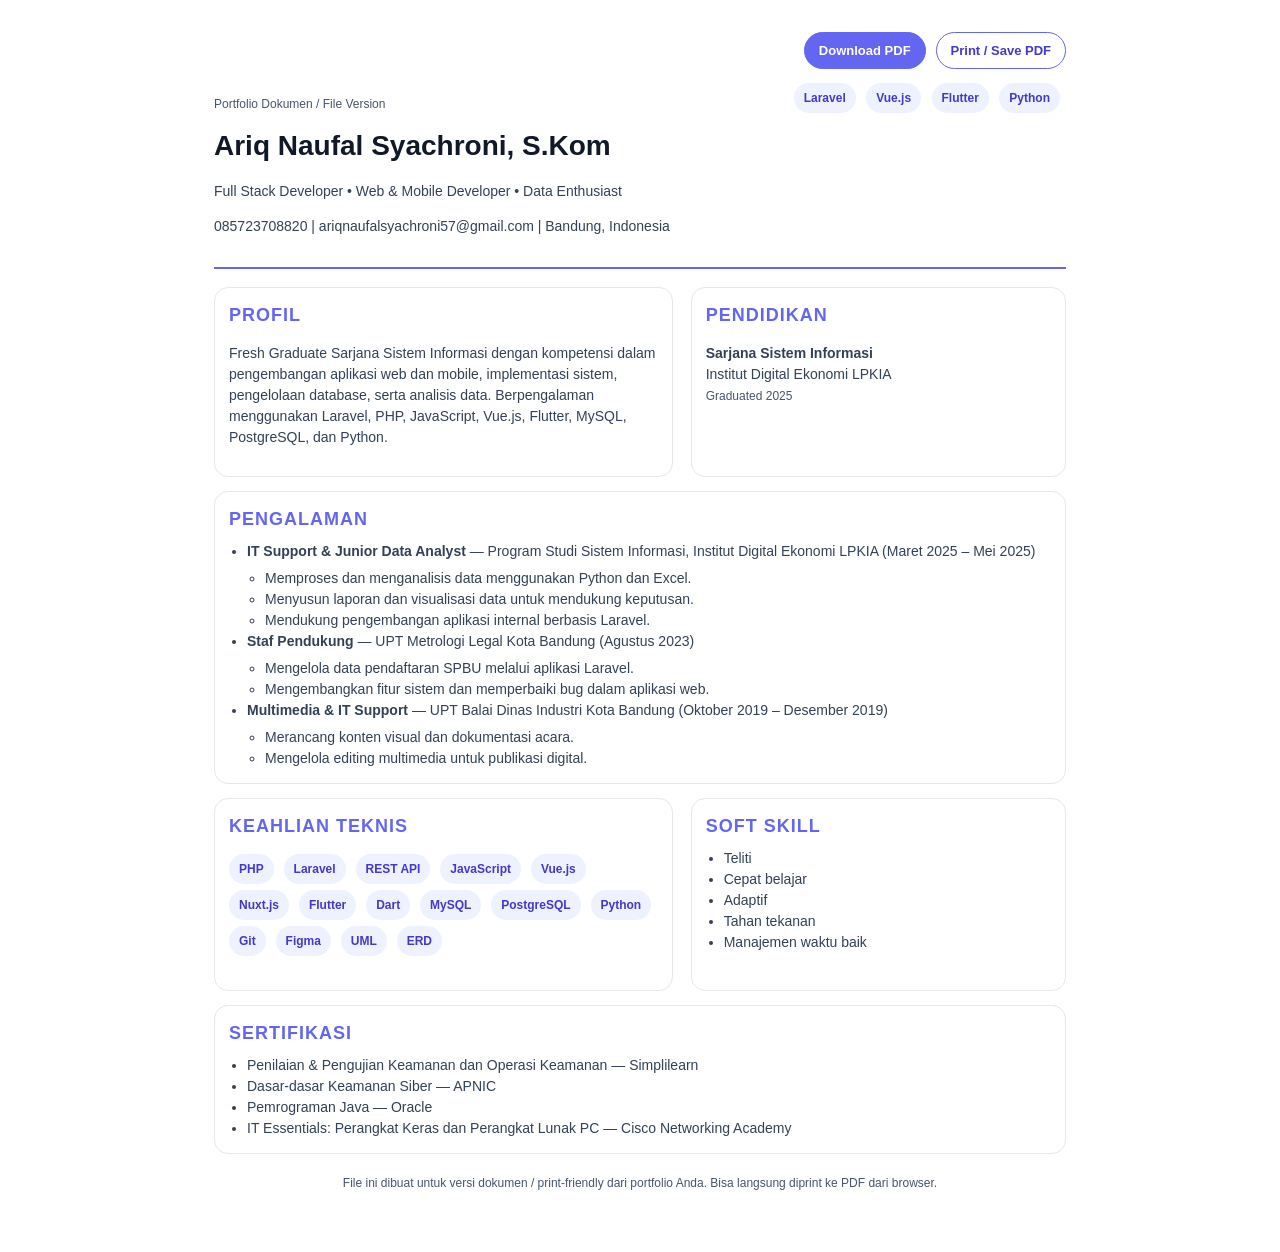
<file: portfolio-dokumen.html>
<!DOCTYPE html>
<html lang="id">
<head>
  <meta charset="UTF-8" />
  <meta name="viewport" content="width=device-width, initial-scale=1.0" />
  <title>Portfolio Dokumen - Ariq Naufal Syachroni</title>
  <style>
    :root { color-scheme: light; --primary:#6366f1; --dark:#111827; --muted:#475569; }
    * { box-sizing: border-box; }
    body { margin:0; font-family: Arial, Helvetica, sans-serif; color:#111827; background:#fff; line-height:1.5; }
    .page { max-width: 900px; margin: 0 auto; padding: 32px 24px 48px; }
    .header { display:flex; justify-content:space-between; gap:20px; align-items:flex-start; border-bottom:2px solid var(--primary); padding-bottom:16px; margin-bottom:18px; }
    h1 { font-size:28px; margin:6px 0; }
    h2 { font-size:18px; color:var(--primary); margin:0 0 8px; text-transform:uppercase; letter-spacing:1px; }
    p, li { font-size:14px; color:#334155; }
    .pill { display:inline-block; padding:6px 10px; background:#eef2ff; color:#4338ca; border-radius:999px; font-size:12px; font-weight:700; margin-right:6px; margin-bottom:6px; }
    .grid { display:grid; grid-template-columns: 1.1fr 0.9fr; gap:18px; }
    .card { border:1px solid #e5e7eb; border-radius:14px; padding:14px; background:#fff; margin-bottom:14px; }
    .small { color:var(--muted); font-size:12px; }
    ul { margin: 6px 0 0 18px; padding:0; }
    .footer-note { font-size:12px; color:var(--muted); text-align:center; margin-top:20px; }
    .download-bar { display:flex; justify-content:flex-end; gap:10px; margin-bottom:14px; }
    .btn { border:1px solid #6366f1; background:#6366f1; color:#fff; border-radius:999px; padding:10px 14px; font-size:13px; font-weight:700; cursor:pointer; }
    .btn.secondary { background:#fff; color:#4338ca; }
    @media (max-width: 768px) {
      .page { padding: 18px 14px 32px; }
      .header { flex-direction: column; gap: 12px; }
      .grid { grid-template-columns: 1fr; }
      .download-bar { flex-wrap: wrap; justify-content: stretch; }
      .btn { flex: 1 1 100%; }
      h1 { font-size: 22px; }
      p, li { font-size: 13px; }
    }
    @media print { body { background:#fff; } .page { max-width:100%; padding:18px; } .download-bar { display:none !important; } }
  </style>
</head>
<body>
  <main class="page">
    <div class="download-bar">
      <button class="btn" type="button" onclick="window.print()">Download PDF</button>
      <button class="btn secondary" type="button" onclick="window.print()">Print / Save PDF</button>
    </div>
    <section class="header">
      <div>
        <p class="small">Portfolio Dokumen / File Version</p>
        <h1>Ariq Naufal Syachroni, S.Kom</h1>
        <p>Full Stack Developer • Web & Mobile Developer • Data Enthusiast</p>
        <p>085723708820 | ariqnaufalsyachroni57@gmail.com | Bandung, Indonesia</p>
      </div>
      <div style="text-align:right;">
        <span class="pill">Laravel</span>
        <span class="pill">Vue.js</span>
        <span class="pill">Flutter</span>
        <span class="pill">Python</span>
      </div>
    </section>

    <section class="grid">
      <article class="card">
        <h2>Profil</h2>
        <p>Fresh Graduate Sarjana Sistem Informasi dengan kompetensi dalam pengembangan aplikasi web dan mobile, implementasi sistem, pengelolaan database, serta analisis data. Berpengalaman menggunakan Laravel, PHP, JavaScript, Vue.js, Flutter, MySQL, PostgreSQL, dan Python.</p>
      </article>
      <article class="card">
        <h2>Pendidikan</h2>
        <p><strong>Sarjana Sistem Informasi</strong><br/>Institut Digital Ekonomi LPKIA<br/><span class="small">Graduated 2025</span></p>
      </article>
    </section>

    <article class="card">
      <h2>Pengalaman</h2>
      <ul>
        <li><strong>IT Support & Junior Data Analyst</strong> — Program Studi Sistem Informasi, Institut Digital Ekonomi LPKIA (Maret 2025 – Mei 2025)
          <ul>
            <li>Memproses dan menganalisis data menggunakan Python dan Excel.</li>
            <li>Menyusun laporan dan visualisasi data untuk mendukung keputusan.</li>
            <li>Mendukung pengembangan aplikasi internal berbasis Laravel.</li>
          </ul>
        </li>
        <li><strong>Staf Pendukung</strong> — UPT Metrologi Legal Kota Bandung (Agustus 2023)
          <ul>
            <li>Mengelola data pendaftaran SPBU melalui aplikasi Laravel.</li>
            <li>Mengembangkan fitur sistem dan memperbaiki bug dalam aplikasi web.</li>
          </ul>
        </li>
        <li><strong>Multimedia & IT Support</strong> — UPT Balai Dinas Industri Kota Bandung (Oktober 2019 – Desember 2019)
          <ul>
            <li>Merancang konten visual dan dokumentasi acara.</li>
            <li>Mengelola editing multimedia untuk publikasi digital.</li>
          </ul>
        </li>
      </ul>
    </article>

    <section class="grid">
      <article class="card">
        <h2>Keahlian Teknis</h2>
        <p>
          <span class="pill">PHP</span>
          <span class="pill">Laravel</span>
          <span class="pill">REST API</span>
          <span class="pill">JavaScript</span>
          <span class="pill">Vue.js</span>
          <span class="pill">Nuxt.js</span>
          <span class="pill">Flutter</span>
          <span class="pill">Dart</span>
          <span class="pill">MySQL</span>
          <span class="pill">PostgreSQL</span>
          <span class="pill">Python</span>
          <span class="pill">Git</span>
          <span class="pill">Figma</span>
          <span class="pill">UML</span>
          <span class="pill">ERD</span>
        </p>
      </article>
      <article class="card">
        <h2>Soft Skill</h2>
        <ul>
          <li>Teliti</li>
          <li>Cepat belajar</li>
          <li>Adaptif</li>
          <li>Tahan tekanan</li>
          <li>Manajemen waktu baik</li>
        </ul>
      </article>
    </section>

    <article class="card">
      <h2>Sertifikasi</h2>
      <ul>
        <li>Penilaian & Pengujian Keamanan dan Operasi Keamanan — Simplilearn</li>
        <li>Dasar-dasar Keamanan Siber — APNIC</li>
        <li>Pemrograman Java — Oracle</li>
        <li>IT Essentials: Perangkat Keras dan Perangkat Lunak PC — Cisco Networking Academy</li>
      </ul>
    </article>

    <p class="footer-note">File ini dibuat untuk versi dokumen / print-friendly dari portfolio Anda. Bisa langsung diprint ke PDF dari browser.</p>
  </main>
</body>
</html>
</file>
<file: styles.css>
* {
    margin: 0;
    padding: 0;
    box-sizing: border-box;
}

:root {
    --primary: #6366f1;
    --secondary: #8b5cf6;
    --tertiary: #ec4899;
    --dark: #0f172a;
    --darker: #0a0e27;
    --light: #f1f5f9;
    --text-light: #cbd5e1;
    --text-dark: #1e293b;
    --accent: #00d4ff;
    --success: #10b981;
    --warning: #f59e0b;
    --error: #ef4444;
}

html {
    scroll-behavior: auto;
    scroll-padding-top: 88px;
    width: 100%;
    overflow-x: hidden;
    -webkit-text-size-adjust: 100%;
}

body {
    width: 100%;
    max-width: 100%;
    overflow-x: hidden;
    position: relative;
}


@media (prefers-reduced-motion: reduce) {
    html {
        scroll-behavior: auto;
    }

    *,
    *::before,
    *::after {
        animation-duration: 0.01ms !important;
        animation-iteration-count: 1 !important;
        transition-duration: 0.01ms !important;
        scroll-behavior: auto !important;
    }
}

body {
    font-family: 'Segoe UI', Tahoma, Geneva, Verdana, sans-serif;
    background: linear-gradient(135deg, var(--darker) 0%, var(--dark) 100%);
    color: var(--text-light);
    line-height: 1.7;
    overflow-x: hidden;
    overflow-y: auto;
    min-height: 100vh;
    display: flex;
    flex-direction: column;
    letter-spacing: 0.2px;
    padding-top: 88px;
}

main,
section {
    overflow-x: hidden;
    padding-top: 0;
    padding-bottom: 2.5rem;
    flex: 1 0 auto; /* Mendorong footer ke bawah */
}

section[id] {
    scroll-margin-top: 92px;
}

#about,
#skills,
#experience,
#projects,
#testimonials,
#contact {
    padding-top: 80px;
}

.about {
    padding-top: 130px;
}

img {
    max-width: 100%;
    height: auto;
}

.container {
    max-width: 1200px;
    margin: 0 auto;
    padding: 0 20px;
}

/* ============ REVEAL ANIMATION ============ */
.js-enabled .reveal,
.js-enabled .hero-content,
.js-enabled .hero-visual,
.skill-category,
.project-card,
.experience-card,
.education-card,
.testimonial-card,
.cert-card,
.contact-info,
.contact-form,
.highlight-item {
    opacity: 0;
    transform: translateY(30px);
    transition: opacity 0.6s ease-out, transform 0.6s ease-out;
    will-change: transform, opacity;
}

.reveal.active,
.skill-category.active,
.project-card.active,
.experience-card.active,
.education-card.active,
.testimonial-card.active,
.cert-card.active,
.contact-info.active,
.contact-form.active,
.highlight-item.active {
    opacity: 1;
    transform: translateY(0);
}

/* ============ NAVIGATION ============ */
.navbar {
    position: fixed;
    top: 0;
    left: 0;
    right: 0;
    z-index: 999;
    background: transparent;
    backdrop-filter: blur(10px);
    border-bottom: 1px solid rgba(99, 102, 241, 0.1);
    padding: 1rem 0;
    transition: background 0.3s ease, backdrop-filter 0.3s ease;
}

.navbar .container {
    overflow: visible; /* Pastikan menu hamburger tidak terpotong */
}

.navbar.scrolled {
    background: rgba(10, 14, 39, 0.95);
    backdrop-filter: blur(20px);
}

.navbar .container {
    display: flex;
    justify-content: space-between;
    align-items: center;
}

.logo {
    font-size: 1.5rem;
    font-weight: bold;
    background: linear-gradient(135deg, var(--primary), var(--secondary));
    -webkit-background-clip: text;
    background-clip: text;
    -webkit-text-fill-color: transparent;
    text-decoration: none;
    transition: transform 0.3s ease;
}

.logo:hover {
    transform: scale(1.1);
}

.nav-menu {
    display: flex;
    list-style: none;
    gap: 2rem;
}

.nav-menu a {
    color: var(--text-light);
    text-decoration: none;
    transition: all 0.3s ease;
    position: relative;
}

.nav-menu a:hover {
    color: var(--primary);
}

.nav-menu a.active {
    color: var(--primary);
}

.nav-menu a::after {
    content: '';
    position: absolute;
    bottom: -5px;
    left: 0;
    width: 0;
    height: 2px;
    background: linear-gradient(90deg, var(--primary), var(--secondary));
    transition: width 0.3s ease;
}

.nav-menu a:hover::after, .nav-menu a.active::after {
    width: 100%;
}

.hamburger {
    display: none;
    flex-direction: column;
    cursor: pointer;
}

.hamburger span {
    width: 25px;
    height: 3px;
    background: var(--primary);
    margin: 5px 0;
    border-radius: 3px;
    transition: all 0.3s ease;
}

.hamburger.active span:nth-child(1) {
    transform: rotate(45deg) translate(5px, 5px);
}

.hamburger.active span:nth-child(2) {
    opacity: 0;
    transform: translateX(-20px);
}

.hamburger.active span:nth-child(3) {
    transform: rotate(-45deg) translate(7px, -6px);
}


/* ============ HERO SECTION ============ */
.hero {
    min-height: 100vh;
    height: auto;
    display: flex;
    align-items: flex-start; /* Mengubah agar konten Hero menempel ke atas */
    justify-content: center;
    padding: 0 0 70px; /* Menghapus padding-top agar konten menempel ke navbar */
    position: relative;
    overflow: hidden;
    border-bottom: 1px solid rgba(99, 102, 241, 0.08);
}

.hero::before {
    content: '';
    position: absolute;
    top: -100px;
    right: -20px;
    width: min(400px, 90vw);
    height: min(400px, 90vw);
    background: radial-gradient(circle, rgba(99, 102, 241, 0.1) 0%, transparent 70%);
    border-radius: 50%;
    animation: float 20s ease-in-out infinite;
    will-change: transform, opacity; /* Diperbarui agar sesuai dengan animasi */
}

.hero .container {
    display: grid;
    grid-template-columns: 1fr 1fr;
    gap: 4rem;
    align-items: flex-start; /* Memastikan teks rata atas */
    position: relative;
    z-index: 1;
    padding-top: 0.5rem; /* Jarak minimal agar teks nempel ke area navbar */
}

.hero-content,
.hero-visual {
    position: relative;
    z-index: 2;
}

.hero-content {
    /* animation: slideInLeft 1s ease-out; */ /* Removed, handled by .reveal */
}

.hero-title {
    font-size: 3.5rem;
    font-weight: bold;
    margin-bottom: 1rem;
    line-height: 1.2;
}

.gradient-text {
    background: linear-gradient(135deg, var(--primary), var(--secondary), var(--tertiary));
    -webkit-background-clip: text;
    -webkit-text-fill-color: transparent;
    background-clip: text;
}

.hero-subtitle {
    font-size: 1.5rem;
    color: var(--accent);
    margin-bottom: 1rem;
    font-weight: 600;
}

.hero-description {
    font-size: 1.1rem;
    color: var(--text-light);
    margin-bottom: 2rem;
    line-height: 1.8;
}

.hero-buttons {
    display: flex;
    gap: 1rem;
    margin-bottom: 3rem;
    flex-wrap: wrap;
}

.hero-buttons-secondary {
    margin-top: -1.5rem; /* Merapatkan baris kedua dengan baris pertama */
    margin-bottom: 3rem;
}

.btn-link {
    color: var(--text-light);
    text-decoration: none;
    font-size: 0.95rem;
    display: inline-flex;
    align-items: center;
    gap: 0.5rem;
    transition: color 0.3s ease;
}

.btn-link:hover {
    color: var(--primary);
    text-decoration: underline;
}

.btn {
    padding: 0.75rem 1.5rem;
    border-radius: 50px;
    text-decoration: none;
    font-weight: 600;
    display: inline-flex;
    align-items: center;
    gap: 0.5rem;
    transition: all 0.3s ease;
    border: none;
    cursor: pointer;
    font-size: 1rem;
}

.btn-primary {
    background: linear-gradient(135deg, var(--primary), var(--secondary));
    color: white;
    box-shadow: 0 10px 25px rgba(99, 102, 241, 0.3);
}

.btn-primary:hover {
    transform: translateY(-2px);
    box-shadow: 0 15px 35px rgba(99, 102, 241, 0.5);
}

.btn-secondary {
    background: transparent;
    color: var(--primary);
    border: 2px solid var(--primary);
}

.btn-secondary:hover {
    background: var(--primary);
    color: white;
}

.hero-stats {
    display: flex;
    gap: 2rem;
    flex-wrap: wrap;
}

.stat {
    text-align: center;
}

.stat-number {
    font-size: 2rem;
    font-weight: bold;
    background: linear-gradient(135deg, var(--primary), var(--secondary));
    -webkit-background-clip: text;
    -webkit-text-fill-color: transparent;
    background-clip: text;
}

.stat-label {
    color: var(--text-light);
    font-size: 0.9rem;
    margin-top: 0.5rem;
}

/* Hero Visual */
.hero-visual {
    position: relative;
    height: 400px;
    display: flex;
    align-items: center;
    justify-content: center;
}

/* Menambahkan efek gradasi menyala di belakang foto profil */
.hero-visual::before {
    content: '';
    position: absolute;
    width: 350px; /* Sedikit lebih lebar dari foto */
    height: 350px;
    background: linear-gradient(135deg, var(--primary), var(--secondary), var(--tertiary));
    border-radius: 30% 70% 70% 30% / 30% 30% 70% 70%;
    filter: blur(50px); /* Blur lebih kuat agar efek glow terasa */
    opacity: 0.8; /* Lebih terang */
    z-index: 1;
    animation: blobAnimation 10s infinite alternate;
}

.hero-img-wrapper {
    width: 320px;
    height: 320px;
    position: relative;
    z-index: 5;
    border-radius: 30% 70% 70% 30% / 30% 30% 70% 70%;
    overflow: hidden;
    border: 8px solid rgba(99, 102, 241, 0.1);
    animation: blobAnimation 10s infinite alternate;
    box-shadow: 0 20px 50px rgba(0, 0, 0, 0.3);
    will-change: transform, opacity; /* Diperbarui agar sesuai dengan animasi */
}

.hero-img-main {
    width: 100%;
    height: 100%;
    object-fit: cover;
}

.blob {
    position: absolute;
    z-index: 0;
    border-radius: 40% 60% 70% 30% / 40% 50% 60% 50%;
    background: linear-gradient(135deg, rgba(99, 102, 241, 0.1), rgba(139, 92, 246, 0.1));
    animation: blobAnimation 15s infinite;
    will-change: transform, opacity; /* Diperbarui agar sesuai dengan animasi */
}

.blob-1 {
    width: 200px;
    height: 200px;
    animation-delay: 0s;
}

.blob-2 {
    width: 150px;
    height: 150px;
    animation-delay: 5s;
    top: 50px;
    right: 50px;
}

.blob-3 {
    width: 100px;
    height: 100px;
    animation-delay: 10s;
    bottom: 0;
    right: 100px;
}

.floating-card {
    position: absolute;
    z-index: 10;
    background: rgba(99, 102, 241, 0.1);
    backdrop-filter: blur(10px);
    border: 1px solid rgba(99, 102, 241, 0.3);
    padding: 1.5rem;
    border-radius: 15px;
    display: flex;
    align-items: center;
    gap: 1rem;
    animation: none;
    bottom: 50px;
    left: 50px;
}

/* Mobile: jangan sampai floating-card menimpa konten lain */
@media (max-width: 768px) {
    .floating-card {
        position: relative;
        bottom: auto;
        left: auto;
        margin-top: 1rem;
        margin-left: auto;
        margin-right: auto;
        width: fit-content;
        max-width: 100%;
        padding: 1rem 1.1rem;
    }
}

.floating-card i {
    font-size: 2rem;
    color: var(--primary);
}

/* ============ ABOUT SECTION ============ */
.about {
    padding: 70px 0 70px;
    margin-top: 0;
    position: relative;
    border-top: 1px solid rgba(99, 102, 241, 0.08);
}

.section-title {
    font-size: 2.5rem;
    font-weight: bold;
    text-align: center;
    margin-bottom: 0.5rem;
    background: linear-gradient(135deg, var(--primary), var(--secondary));
    -webkit-background-clip: text;
    -webkit-text-fill-color: transparent;
    background-clip: text;
}

.section-subtitle {
    text-align: center;
    color: var(--text-light);
    margin-bottom: 3rem;
    font-size: 1.1rem;
}

.about-content {
    display: grid;
    grid-template-columns: 1fr 1fr;
    gap: 3rem;
    align-items: start;
    margin-bottom: 3rem;
}

.about-text,
.about-image {
    min-width: 0;
}

.about-text {
}

.about-intro,
.about-detail,
.highlight-item p {
    overflow-wrap: anywhere;
    word-break: break-word;
}

.about-intro {
    font-size: 1.1rem;
    color: var(--text-light);
    margin-bottom: 2rem;
    line-height: 1.8;
}

.about-highlights {
    display: grid;
    grid-template-columns: 1fr 1fr;
    gap: 1rem;
    margin-bottom: 1.5rem;
}

.highlight-item {
    display: flex;
    gap: 1rem;
    padding: 1.5rem;
    background: rgba(99, 102, 241, 0.05);
    border-left: 3px solid var(--primary);
    border-radius: 10px;
    transition: all 0.3s ease;
}

.highlight-item:hover {
    background: rgba(99, 102, 241, 0.1);
    transform: translateX(5px);
}

.highlight-item i {
    font-size: 1.5rem;
    color: var(--primary);
    flex-shrink: 0;
}

.highlight-item h4 {
    font-size: 1rem;
    margin-bottom: 0.5rem;
}

.highlight-item p {
    font-size: 0.9rem;
    color: var(--text-light);
}

.about-detail {
    font-size: 1rem;
    color: var(--text-light);
    line-height: 1.8;
}

.about-image {
    position: relative;
    height: 400px;
}

.image-container {
    position: relative;
    width: 100%;
}

.image-container img {
    width: 100%;
    height: 100%;
    display: block;
    object-fit: cover;
}

.image-bg {
    position: absolute;
    width: 100%;
    height: 100%;
    background: linear-gradient(135deg, rgba(99, 102, 241, 0.2), rgba(139, 92, 246, 0.2));
    border-radius: 20px;
    border: 2px solid rgba(99, 102, 241, 0.3);
}

.image-accent {
    position: absolute;
    width: 100%;
    height: 100%;
    background: linear-gradient(135deg, transparent, rgba(236, 72, 153, 0.1));
    border-radius: 20px;
}

.tech-icon {
    position: absolute;
    width: 80px;
    height: 80px;
    background: rgba(99, 102, 241, 0.1);
    border: 2px solid rgba(99, 102, 241, 0.3);
    border-radius: 15px;
    display: flex;
    align-items: center;
    justify-content: center;
    font-size: 2rem;
    color: var(--primary);
    animation: none;
}

.tech-1 {
    top: 20px;
    right: 20px;
    animation-delay: 0s;
}

.tech-2 {
    bottom: 100px;
    left: 20px;
    animation-delay: 2s;
}

.tech-3 {
    bottom: 20px;
    right: 40px;
    animation-delay: 4s;
}

.soft-skills {
    margin-top: 4rem;
    text-align: center;
}

.soft-skills h3 {
    font-size: 1.5rem;
    margin-bottom: 2rem;
    color: var(--primary);
}

.skills-grid {
    display: grid;
    grid-template-columns: repeat(auto-fit, minmax(150px, 1fr));
    gap: 1rem;
}

.skill-badge {
    background: rgba(99, 102, 241, 0.1);
    border: 2px solid rgba(99, 102, 241, 0.3);
    padding: 1rem;
    border-radius: 10px;
    display: flex;
    align-items: center;
    gap: 0.5rem;
    justify-content: center;
    transition: all 0.3s ease;
    cursor: default;
}

.skill-badge:hover {
    background: rgba(99, 102, 241, 0.2);
    transform: translateY(-3px);
    border-color: var(--primary);
}

.skill-badge i {
    color: var(--primary);
}

/* Styling Pas Foto 4x6 agar badan dan kepala terlihat proporsional */
.image-container {
    width: 100%;
    max-width: 280px;
    aspect-ratio: 4 / 6;
    margin: 0 auto;
    display: block;
    position: relative;
    z-index: 5;
    overflow: hidden;
    border-radius: 20px;
    border: 2px solid rgba(99, 102, 241, 0.3);
    background-color: #1e293b; /* Placeholder warna jika gambar lambat muat */
    box-shadow: 0 10px 30px rgba(0, 0, 0, 0.5);
}
.image-container img {
    /* Mengatur object-fit agar gambar pas dan fokus pada bagian atas */
    object-fit: cover;
    object-position: center top; /* Fokuskan pada bagian atas gambar */
    width: 100%;
    height: 100%;
}

/* Perbaikan: Memastikan foto muncul di tampilan HP */
@media (max-width: 768px) {
    .about-image {
        display: block !important;
        margin-top: 30px;
        order: -1; /* Foto muncul di atas teks pada mobile */
    }
    .about-content {
        display: flex;
        flex-direction: column;
    }
    .about-image {
        margin-bottom: 30px;
    }
}

/* ============ SKILLS SECTION ============ */
.skills {
    padding: 180px 0 100px; /* Jarak lebih lega agar Technical Skills tidak terlihat mepet */
    background: linear-gradient(180deg, transparent, rgba(99, 102, 241, 0.05));
}

.skills-container {
    display: grid;
    grid-template-columns: repeat(auto-fit, minmax(280px, 1fr));
    gap: 2rem;
}

.skill-category {
    background: rgba(99, 102, 241, 0.05);
    border: 1px solid rgba(99, 102, 241, 0.2);
    padding: 1.75rem;
    border-radius: 18px;
}

.skill-category:hover {
    background: rgba(99, 102, 241, 0.1);
    border-color: var(--primary);
    transform: translateY(-5px);
    box-shadow: 0 10px 30px rgba(99, 102, 241, 0.2);
}

.skill-category h3 {
    font-size: 1.3rem;
    margin-bottom: 1.5rem;
    color: var(--primary);
    display: flex;
    align-items: center;
    gap: 0.5rem;
}

.skill-items {
    display: flex;
    flex-wrap: wrap;
    gap: 0.75rem;
}

.skill-tag {
    background: linear-gradient(135deg, var(--primary), var(--secondary));
    color: white;
    padding: 0.5rem 1rem;
    border-radius: 20px;
    font-size: 0.9rem;
    transition: all 0.3s ease;
    display: inline-block;
}

.skill-tag:hover {
    transform: scale(1.1);
}

.certifications {
    margin-top: 4rem;
}
.certifications h3 {
    font-size: 1.5rem;
    margin-bottom: 2rem;
    text-align: center;
    color: var(--primary);
}
.cert-grid {
    display: grid;
    grid-template-columns: repeat(auto-fit, minmax(200px, 1fr));
    gap: 1.5rem;
}

.cert-card {
    background: rgba(99, 102, 241, 0.05);
    border: 1px solid rgba(99, 102, 241, 0.2);
    padding: 2rem;
    border-radius: 15px;
    text-align: center;
    transition: all 0.3s ease;
    opacity: 0;
    transform: translateY(30px);
}

.cert-card:hover {
    background: rgba(99, 102, 241, 0.1);
    border-color: var(--primary);
    transform: translateY(-10px);
}

.cert-card.active {
    animation: slideInUp 0.8s ease-out forwards;
}

.cert-card i {
    font-size: 2.5rem;
    color: var(--primary);
    margin-bottom: 1rem;
}

.cert-card h4 {
    font-size: 1rem;
    margin-bottom: 0.5rem;
    color: var(--light);
}

.cert-card p {
    color: var(--text-light);
    font-size: 0.9rem;
}

/* ============ PROJECTS SECTION ============ */
.projects {
    padding: 100px 0;
    background: linear-gradient(180deg, rgba(99, 102, 241, 0.05), transparent);
}

.projects-grid {
    display: grid;
    grid-template-columns: repeat(auto-fit, minmax(min(100%, 300px), 1fr));
    gap: 2rem;
    margin-bottom: 3rem;
}

.project-card {
    background: rgba(99, 102, 241, 0.05);
    border: 1px solid rgba(99, 102, 241, 0.2);
    border-radius: 18px;
    padding: 1.75rem;
    display: flex;
    flex-direction: column;
    height: 100%;
}

.project-card:hover {
    background: rgba(99, 102, 241, 0.1);
    border-color: var(--primary);
    transform: translateY(-10px);
    box-shadow: 0 15px 40px rgba(99, 102, 241, 0.2);
}

.project-header {
    display: flex;
    justify-content: space-between;
    align-items: start;
    margin-bottom: 1rem;
}

.project-icon {
    width: 50px;
    height: 50px;
    background: linear-gradient(135deg, var(--primary), var(--secondary));
    border-radius: 10px;
    display: flex;
    align-items: center;
    justify-content: center;
    font-size: 1.5rem;
    color: white;
}

.project-links {
    display: flex;
    gap: 0.5rem;
}

.project-link {
    width: 35px;
    height: 35px;
    background: rgba(99, 102, 241, 0.2);
    border-radius: 50%;
    display: flex;
    align-items: center;
    justify-content: center;
    color: var(--primary);
    text-decoration: none;
    transition: all 0.3s ease;
}

.project-link:hover {
    background: var(--primary);
    color: white;
    transform: scale(1.1);
}

.project-card h3 {
    font-size: 1.3rem;
    margin-bottom: 0.75rem;
    color: var(--light);
}

.project-card > p {
    color: var(--text-light);
    margin-bottom: 1rem;
    flex-grow: 1;
    line-height: 1.6;
}

.project-tech {
    display: flex;
    flex-wrap: wrap;
    gap: 0.5rem;
    margin-bottom: 1rem;
}

.project-tech span {
    background: rgba(99, 102, 241, 0.2);
    color: var(--primary);
    padding: 0.3rem 0.8rem;
    border-radius: 20px;
    font-size: 0.8rem;
    font-weight: 600;
}

.project-features {
    display: flex;
    flex-direction: column;
    gap: 0.5rem;
    padding-top: 1rem;
    border-top: 1px solid rgba(99, 102, 241, 0.2);
}

.project-features span {
    font-size: 0.9rem;
    color: var(--text-light);
    display: flex;
    align-items: center;
    gap: 0.5rem;
}

.project-features i {
    color: var(--success);
}

.view-more {
    text-align: center;
    padding: 2rem;
    background: rgba(99, 102, 241, 0.05);
    border-radius: 15px;
    border: 1px solid rgba(99, 102, 241, 0.2);
}

.view-more p {
    margin-bottom: 1rem;
    color: var(--text-light);
}

.github-link {
    display: inline-flex;
    align-items: center;
    gap: 0.5rem;
    color: var(--primary);
    text-decoration: none;
    font-weight: 600;
    transition: all 0.3s ease;
    padding: 0.75rem 1.5rem;
    border: 2px solid var(--primary);
    border-radius: 50px;
}

.github-link:hover {
    background: var(--primary);
    color: white;
}

/* Project Image */
.project-image {
    width: 100%;
    height: 200px;
    margin-bottom: 1.5rem;
    border-radius: 10px;
    overflow: hidden;
    background: rgba(99, 102, 241, 0.1);
}

.project-image img {
    width: 100%;
    height: 100%;
    object-fit: cover;
    transition: transform 0.3s ease;
}

.project-card:hover .project-image img {
    transform: scale(1.05);
}

/* ============ EXPERIENCE SECTION ============ */
.experience {
    padding: 40px 0;
    background: linear-gradient(180deg, transparent, rgba(99, 102, 241, 0.05));
}

.experience-timeline {
    display: flex;
    flex-direction: column;
    gap: 0.75rem;
}

.experience-card {
    background: rgba(99, 102, 241, 0.05);
    border: 1px solid rgba(99, 102, 241, 0.2);
    border-radius: 18px;
    padding: 1.75rem;
    opacity: 0;
    transform: translateY(30px); /* Initial state handled by .reveal */
    transition: all 0.8s ease-out; /* Ensure transition is defined */
    display: flex;
    flex-direction: column;
}

/* Menghapus animasi spesifik untuk konsistensi dengan .reveal.active */
/* .experience-card.active,
   .education-card.active,
   .testimonial-card.active {
       animation: slideInUp 0.8s ease-out forwards;
   } */

.experience-card:hover {
    transform: translateY(-5px);
    box-shadow: 0 10px 30px rgba(99, 102, 241, 0.2);
}

.experience-header {
    display: flex;
    gap: 0.85rem;
    margin-bottom: 0.75rem;
}

.experience-icon {
    width: 50px;
    height: 50px;
    background: linear-gradient(135deg, var(--primary), var(--secondary));
    border-radius: 10px;
    display: flex;
    align-items: center;
    justify-content: center;
    font-size: 1.5rem;
    color: white;
    flex-shrink: 0;
}

.experience-content h3 {
    font-size: 1.2rem;
    color: var(--light);
    margin-bottom: 0.5rem;
}

.experience-organization {
    color: var(--primary);
    font-size: 0.95rem;
    font-weight: 600;
    margin-bottom: 0.5rem;
}

.experience-date {
    color: var(--text-light);
    font-size: 0.9rem;
    display: flex;
    align-items: center;
    gap: 0.5rem;
}

.experience-details {
    padding-top: 0.75rem;
    border-top: 1px solid rgba(99, 102, 241, 0.2);
}

.experience-details ul {
    list-style: none;
    padding-left: 0;
}

.experience-details li {
    margin-bottom: 0.45rem;
    padding-left: 1.2rem;
    position: relative;
    color: var(--text-light);
    line-height: 1.6;
    font-size: 0.95rem;
}

.experience-details li::before {
    content: '✓';
    position: absolute;
    left: 0;
    color: var(--success);
    font-weight: bold;
}

/* ============ EDUCATION SECTION ============ */
.education {
    padding: 40px 0;
    background: linear-gradient(180deg, rgba(99, 102, 241, 0.05), transparent);
}

.education-timeline {
    display: flex;
    flex-direction: column;
    gap: 0.75rem;
}

.education-card {
    background: rgba(99, 102, 241, 0.05);
    border: 1px solid rgba(99, 102, 241, 0.2);
    border-radius: 15px;
    padding: 1rem;
    display: flex; 
    opacity: 0;
    transform: translateY(30px);
    gap: 1.5rem;
    align-items: flex-start;
}

.education-card:hover {
    background: rgba(99, 102, 241, 0.1);
    border-color: var(--primary);
    transform: translateY(-5px);
    box-shadow: 0 10px 30px rgba(99, 102, 241, 0.2);
}

.education-icon {
    width: 60px;
    height: 60px;
    background: linear-gradient(135deg, var(--primary), var(--secondary));
    border-radius: 12px;
    display: flex;
    align-items: center;
    justify-content: center;
    font-size: 2rem;
    color: white;
    flex-shrink: 0;
}

.education-content h3 {
    font-size: 1.3rem;
    color: var(--light);
    margin-bottom: 0.5rem;
}

.education-institution {
    color: var(--primary);
    font-size: 1rem;
    font-weight: 600;
    margin-bottom: 0.5rem;
}

.education-year {
    color: var(--text-light);
    font-size: 0.9rem;
    display: flex;
    align-items: center;
    gap: 0.5rem;
}

/* ============ TESTIMONIALS SECTION ============ */
.testimonials {
    padding: 100px 0;
    background: linear-gradient(180deg, transparent, rgba(99, 102, 241, 0.05));
}

.testimonials-grid {
    display: grid;
    grid-template-columns: repeat(auto-fit, minmax(min(100%, 280px), 1fr));
    gap: 2rem;
}

.testimonial-card {
    background: rgba(99, 102, 241, 0.05);
    border: 1px solid rgba(99, 102, 241, 0.2);
    padding: 2rem;
    border-radius: 18px;
    opacity: 0; /* Initial hidden state */
    transform: translateY(30px); 
    position: relative;
    transition: all 0.8s ease-out, transform 0.3s ease, background 0.3s ease;
    display: flex;
    flex-direction: column;
    gap: 1rem;
}
.testimonial-card:hover {
    background: rgba(99, 102, 241, 0.1);
    border-color: var(--primary);
    transform: translateY(-10px);
    box-shadow: 0 20px 40px rgba(0, 0, 0, 0.3);
}

.quote-icon {
    font-size: 2rem;
    color: var(--primary);
    opacity: 0.5;
}

.testimonial-text {
    font-style: italic;
    color: var(--text-light);
    font-size: 1.05rem;
    line-height: 1.8;
}

.testimonial-author {
    display: flex;
    flex-direction: column;
    align-items: flex-start;
    gap: 0.25rem;
    margin-top: auto;
    padding-top: 0.5rem;
    border-top: 1px solid rgba(99, 102, 241, 0.15);
}

.author-info h4 {
    color: var(--light);
    font-size: 1.05rem;
    margin-bottom: 0.1rem;
}

.author-info p {
    color: var(--primary);
    font-size: 0.9rem;
    font-weight: 600;
}

.testimonial-email {
    color: var(--text-light);
    font-size: 0.9rem;
}

/* ============ CONTACT SECTION ============ */
.contact {
    padding: 100px 0;
    position: relative;
}

.contact-content {
    display: grid;
    grid-template-columns: 1fr 1fr;
    gap: 3rem;
    margin-bottom: 4rem;
}

.contact-info {
    display: flex;
    flex-direction: column;
    gap: 2rem;
    opacity: 0; /* Initial hidden state */
    transform: translateY(30px); /* Initial hidden state */
    transition: all 0.8s ease-out; /* Ensure transition is defined */
}

.info-item {
    display: flex;
    gap: 1.5rem;
}

.contact-info.active {
    /* Hapus baris ini jika masih ada: animation: slideInLeft 1s ease-out forwards; */
}

.info-icon {
    width: 60px;
    height: 60px;
    background: linear-gradient(135deg, var(--primary), var(--secondary));
    border-radius: 12px;
    display: flex;
    align-items: center;
    justify-content: center;
    font-size: 1.5rem;
    color: white;
    flex-shrink: 0;
}

.info-item h4 {
    font-size: 1.1rem;
    margin-bottom: 0.5rem;
}

.info-item p {
    color: var(--text-light);
}

.contact-form {
    display: flex;
    flex-direction: column;
    gap: 1.5rem; /* Initial state handled by .reveal */
}

.form-group {
    display: flex;
    flex-direction: column;
}

.contact-label-group label {
    color: var(--text-light);
    margin-bottom: 0.35rem;
}

.form-group input,
.form-group textarea {
    background: rgba(99, 102, 241, 0.05);
    border: 1px solid rgba(99, 102, 241, 0.2);
    color: var(--text-light);
    padding: 0.75rem 1rem;
    border-radius: 10px;
    font-family: inherit;
    font-size: 1rem;
    transition: all 0.3s ease;
    resize: none;
}

.form-group input:focus,
.form-group textarea:focus {
    outline: none;
    background: rgba(99, 102, 241, 0.1);
    border-color: var(--primary);
    box-shadow: 0 0 0 3px rgba(99, 102, 241, 0.1);
}

.contact-form button {
    align-self: flex-start;
}

.social-links {
    text-align: center;
    margin-bottom: 3rem;
}

.social-links h3 {
    font-size: 1.3rem;
    margin-bottom: 1.5rem;
    color: var(--primary);
}

.social-icons {
    display: flex;
    justify-content: center;
    gap: 1.5rem;
    flex-wrap: wrap;
}

.social-icons a {
    width: 50px;
    height: 50px;
    background: rgba(99, 102, 241, 0.1);
    border: 2px solid rgba(99, 102, 241, 0.3);
    border-radius: 50%;
    display: flex;
    align-items: center;
    justify-content: center;
    color: var(--primary);
    text-decoration: none;
    font-size: 1.2rem;
    transition: all 0.3s ease;
}

.social-icons a:hover {
    background: var(--primary);
    color: white;
    transform: translateY(-5px) scale(1.1);
    border-color: var(--primary);
}

.cv-actions {
    display: flex;
    justify-content: flex-end;
    gap: 0.75rem;
    flex-wrap: wrap;
    margin-bottom: 1rem;
}

.cv-document {
    background: rgba(15, 23, 42, 0.35);
    border: 1px solid rgba(99, 102, 241, 0.18);
    border-radius: 18px;
    padding: 1.5rem;
    box-shadow: 0 12px 30px rgba(15, 23, 42, 0.35);
}

@media print {
    body {
        background: #fff !important;
        color: #111827 !important;
    }

    .navbar,
    .cv-actions,
    .view-more,
    .footer {
        display: none !important;
    }

    .cv-document {
        box-shadow: none !important;
        border: none !important;
        background: #fff !important;
        padding: 0 !important;
    }

    .project-card,
    .experience-card,
    .contact-info .info-item {
        background: #fff !important;
        border-color: #d1d5db !important;
        box-shadow: none !important;
    }
}

/* ============ FOOTER ============ */
.footer {
    background: rgba(0, 0, 0, 0.3);
    border-top: 1px solid rgba(99, 102, 241, 0.2);
    padding: 2rem 0;
    text-align: center;
}

.footer-content {
    display: flex;
    justify-content: center;
    gap: 2rem;
    flex-wrap: wrap;
}

.footer-content p {
    color: var(--text-light);
    font-size: 0.9rem;
}

.footer-content i {
    color: var(--tertiary);
}

/* ============ ANIMATIONS ============ */
@keyframes slideInLeft {
    from {
        opacity: 0;
        transform: translateX(-50px);
    }
    to {
        opacity: 1;
        transform: translateX(0);
    }
}

@keyframes slideInRight {
    from {
        opacity: 0;
        transform: translateX(50px);
    }
    to {
        opacity: 1;
        transform: translateX(0);
    }
}

@keyframes slideInUp {
    from {
        opacity: 0;
        transform: translateY(30px);
    }
    to {
        opacity: 1;
        transform: translateY(0);
    }
}

@keyframes float {
    0%, 100% {
        transform: translateY(0px);
    }
    50% {
        transform: translateY(-20px);
    }
}

@keyframes blobAnimation {
    0%, 100% { /* Start and end state */
        transform: translate(0, 0) scale(1);
        opacity: 0.8;
    }
    25% { /* Intermediate state 1 */
        transform: translate(10px, -15px) scale(1.05);
        opacity: 0.9;
    }
    50% { /* Intermediate state 2 */
        transform: translate(-10px, 20px) scale(0.95);
        opacity: 0.7;
    }
    75% { /* Intermediate state 3 */
        transform: translate(15px, -5px) scale(1.02);
        opacity: 0.85;
    }
}
/* ============ RESPONSIVE ============ */
@media (max-width: 768px) {
    .container {
        padding: 0 24px; /* Memberikan ruang napas di kiri dan kanan */
        width: 100%;
    }

    body {
        padding-top: 70px; /* Menyesuaikan tinggi navbar mobile yang lebih pendek */
    }

    /* Amankan layout mobile: jangan ada konten yang "menjorok"/overflow */
    .about-content,
    .about-text,
    .about-image,
    .container {
        max-width: 100%;
        overflow-x: hidden;
    }

    /* CV halaman: pastikan kartu tidak meluber/menjorok */
    #cv,
    #cv .container,
    #cv-document,
    .cv-document {
        max-width: 100% !important;
        overflow-x: hidden;
    }


    .navbar {
        padding: 0.75rem 0;
    }

    .navbar .container {
        gap: 0.75rem;
    }

    .logo {
        font-size: 0.95rem;
        max-width: 210px;
        white-space: nowrap;
        overflow: hidden;
        text-overflow: ellipsis;
        line-height: 1.2;
    }

    .hamburger {
        display: flex;
    }

    .nav-menu {
        position: fixed;
        left: -100%;
        top: 70px;
        flex-direction: column;
        background: rgba(10, 14, 39, 0.98);
        width: 100%;
        text-align: center;
        transition: 0.3s;
        padding: 1rem 0 1.5rem;
        gap: 0;
        max-height: calc(100vh - 70px);
        overflow-y: auto;
    }

    .nav-menu.active {
        left: 0;
    }

    .nav-menu a {
        display: block;
        padding: 1rem;
    }

    .hero {
        padding: 20px 0 52px; /* Mengurangi padding mobile agar teks tetap nempel ke navbar */
    }

    .hero .container {
        grid-template-columns: 1fr;
        gap: 1.5rem;
    }

    .hero-title {
        font-size: 2rem;
        line-height: 1.15;
    }

    .hero-subtitle {
        font-size: 1rem;
    }

    .hero-description {
        font-size: 0.98rem;
        line-height: 1.7;
    }

    .hero-visual {
        display: flex;
        height: auto;
        margin-top: 2rem;
        justify-content: center;
        order: -1; /* Menampilkan foto di atas teks pada mobile */
    }

    .about-highlights {
        grid-template-columns: 1fr;
    }

    .hero-img-wrapper {
        width: min(280px, 80vw);
        height: min(280px, 80vw);
        margin: 0 auto;
    }

    .hero-visual::before {
        width: min(300px, 90vw);
        height: min(300px, 90vw);
    }

    .about-content {
        grid-template-columns: 1fr;
    }

    .about {
        padding: 56px 0;
    }

    .about-image {
        display: block;
        height: auto;
        margin-bottom: 1rem;
    }
    .contact-content {
        grid-template-columns: 1fr;
        width: 100%;
        max-width: 100%;
        min-width: 0;
        gap: 1.25rem;
    }

    .cv-document,
    .contact-info,
    .contact-form,
    .projects-grid,
    .experience-timeline {
        width: 100%;
        max-width: 100%;
        min-width: 0;
    }

    .hero-buttons {
        flex-direction: column;
        gap: 0.75rem;
    }

    .hero-buttons-secondary {
        margin-top: 0;
    }

    .hero-buttons .btn {
        width: 100%;
        justify-content: center;
        padding: 0.85rem 1rem;
    }

    .hero-stats {
        display: grid;
        grid-template-columns: 1fr;
        gap: 0.75rem;
    }

    .stat {
        padding: 0.85rem;
        background: rgba(99, 102, 241, 0.08);
        border: 1px solid rgba(99, 102, 241, 0.18);
        border-radius: 14px;
    }

    .skills-container {
        grid-template-columns: 1fr;
    }

    .projects-grid {
        grid-template-columns: 1fr;
    }

    .contact {
        padding: 72px 0;
    }

    .contact-content {
        gap: 1.5rem;
    }

    .info-item {
        gap: 0.9rem;
        align-items: flex-start;
        width: 100%;
        max-width: 100%;
        min-width: 0;
    }

    .info-item p,
    .project-card p,
    .experience-details li,
    .project-tech span {
        overflow-wrap: anywhere;
        word-break: break-word;
    }

    .info-icon {
        width: 52px;
        height: 52px;
        font-size: 1.1rem;
    }

    .contact-form,
    .project-card,
    .experience-card,
    .testimonial-card {
        padding: 1rem;
        width: 100%;
        max-width: 100%;
        min-width: 0;
        box-sizing: border-box;
    }

    .projects-grid {
        grid-template-columns: 1fr;
        gap: 1rem;
    }

    .experience-card {
        flex-direction: column;
    }

    .experience-header {
        flex-direction: row;
    }

    .education-card {
        flex-direction: column;
        text-align: center;
    }

    .education-icon {
        margin: 0 auto;
    }

    .section-title {
        font-size: 1.6rem;
        line-height: 1.2;
    }

    .about-intro {
        font-size: 1rem;
        line-height: 1.65;
    }

    /* Mobile: rapikan teks panjang supaya tidak “keluar layar/terpotong” */
    body,
    .container,
    .cv-document,
    .project-card,
    .experience-card,
    .testimonial-card,
    .about-text,
    .about-detail {
        overflow-wrap: anywhere;
        word-break: break-word;
    }

    /* Perbaikan Simetri: Hapus paksaan padding/width agar mengikuti alur normal dalam .container */
    /* Ini akan membuat teks mengikuti padding 20px dari .container di mobile */
    .about-text,
    .about-content,
    .cv-document,
    .about-intro {
        padding: 15px 5px !important; /* Memberi sedikit ruang agar tidak terpotong di pinggir */
        margin: 0 !important;
        max-width: 100%;
        text-align: left;
        overflow: hidden;
        display: block;
        box-sizing: border-box;
    }

    /* Pastikan tidak ada elemen absolute/transform bikin overflow horizontal */
    .hero-visual,
    .hero-img-wrapper,
    .hero-visual::before,
    .blob,
    .hero::before {
        max-width: 100% !important; /* Gunakan 100% agar tidak meluber melebihi container */
    }

    .section-subtitle {
        margin-bottom: 2rem;
        font-size: 0.98rem;
    }
}
</file>
<file: css/iconic/css/iconmonstr-iconic-font.css>
/*!
 * iconmonstr iconic font v1.2.0
 * Created by Alexander Kahlkopf - http://iconmonstr.com - @iconmonstr
 * License - http://iconmonstr.com/license
 */
@font-face {
  font-family: 'iconmonstr-iconic-font';
  src: url('../fonts/iconmonstr-iconic-font.woff2?v=1.2.0') format('woff2'), url('../fonts/iconmonstr-iconic-font.woff?v=1.2.0') format('woff'), url('../fonts/iconmonstr-iconic-font.ttf?v=1.2.0') format('truetype');
  font-weight: normal;
  font-style: normal;
}
.im {
  display: inline-block;
  font: normal normal normal 24px/1 'iconmonstr-iconic-font';
  text-rendering: auto;
  -webkit-font-smoothing: antialiased;
  -moz-osx-font-smoothing: grayscale;
}
.im-angle-right:before {
  content: '\e001';
}
.im-angle-left:before {
  content: '\e002';
}
.im-angle-down:before {
  content: '\e003';
}
.im-angle-up:before {
  content: '\e004';
}
.im-angle-right-circle:before {
  content: '\e005';
}
.im-angle-left-circle:before {
  content: '\e006';
}
.im-angle-down-circle:before {
  content: '\e007';
}
.im-angle-up-circle:before {
  content: '\e008';
}
.im-arrow-right:before {
  content: '\e009';
}
.im-arrow-left:before {
  content: '\e00a';
}
.im-arrow-down:before {
  content: '\e00b';
}
.im-arrow-up:before {
  content: '\e00c';
}
.im-arrow-right-circle:before {
  content: '\e00d';
}
.im-arrow-left-circle:before {
  content: '\e00e';
}
.im-arrow-down-circle:before {
  content: '\e00f';
}
.im-arrow-up-circle:before {
  content: '\e010';
}
.im-care-right:before {
  content: '\e011';
}
.im-care-left:before {
  content: '\e012';
}
.im-care-down:before {
  content: '\e013';
}
.im-care-up:before {
  content: '\e014';
}
.im-forbidden:before {
  content: '\e015';
}
.im-printer:before {
  content: '\e016';
}
.im-menu:before {
  content: '\e017';
}
.im-menu-list:before {
  content: '\e018';
}
.im-quote-left:before {
  content: '\e019';
}
.im-quote-right:before {
  content: '\e01a';
}
.im-bell:before {
  content: '\e01b';
}
.im-bell-off:before {
  content: '\e01c';
}
.im-bookmark:before {
  content: '\e01d';
}
.im-briefcase:before {
  content: '\e01e';
}
.im-calendar:before {
  content: '\e01f';
}
.im-photo-camera:before {
  content: '\e020';
}
.im-video-camera:before {
  content: '\e021';
}
.im-microphone:before {
  content: '\e022';
}
.im-check-mark:before {
  content: '\e023';
}
.im-check-mark-circle:before {
  content: '\e024';
}
.im-check-square-o:before {
  content: '\e025';
}
.im-check-square:before {
  content: '\e026';
}
.im-check-square-i:before {
  content: '\e027';
}
.im-square-o:before {
  content: '\e028';
}
.im-radio-button-circle-o:before {
  content: '\e029';
}
.im-radio-button-circle:before {
  content: '\e02a';
}
.im-circle-o:before {
  content: '\e02b';
}
.im-clock-o:before {
  content: '\e02c';
}
.im-cloud:before {
  content: '\e02d';
}
.im-cloud-download:before {
  content: '\e02e';
}
.im-cloud-upload:before {
  content: '\e02f';
}
.im-code:before {
  content: '\e030';
}
.im-speech-bubble:before {
  content: '\e031';
}
.im-speech-bubble-comment:before {
  content: '\e032';
}
.im-speech-bubble-comments:before {
  content: '\e033';
}
.im-copy:before {
  content: '\e034';
}
.im-credit-card:before {
  content: '\e035';
}
.im-crown:before {
  content: '\e036';
}
.im-database:before {
  content: '\e037';
}
.im-computer:before {
  content: '\e038';
}
.im-download:before {
  content: '\e039';
}
.im-upload:before {
  content: '\e03a';
}
.im-pencil:before {
  content: '\e03b';
}
.im-edit-off:before {
  content: '\e03c';
}
.im-play:before {
  content: '\e03d';
}
.im-pause:before {
  content: '\e03e';
}
.im-stop:before {
  content: '\e03f';
}
.im-eject:before {
  content: '\e040';
}
.im-previous:before {
  content: '\e041';
}
.im-next:before {
  content: '\e042';
}
.im-loop:before {
  content: '\e043';
}
.im-random:before {
  content: '\e044';
}
.im-menu-dot-h:before {
  content: '\e045';
}
.im-menu-dot-v:before {
  content: '\e046';
}
.im-mail:before {
  content: '\e047';
}
.im-info:before {
  content: '\e048';
}
.im-warning:before {
  content: '\e049';
}
.im-question:before {
  content: '\e04a';
}
.im-link:before {
  content: '\e04b';
}
.im-unlink:before {
  content: '\e04c';
}
.im-external-link:before {
  content: '\e04d';
}
.im-eye:before {
  content: '\e04e';
}
.im-eye-off:before {
  content: '\e04f';
}
.im-file:before {
  content: '\e050';
}
.im-file-o:before {
  content: '\e051';
}
.im-files-o:before {
  content: '\e052';
}
.im-video:before {
  content: '\e053';
}
.im-audio:before {
  content: '\e054';
}
.im-picture-o:before {
  content: '\e055';
}
.im-flag:before {
  content: '\e056';
}
.im-folder:before {
  content: '\e057';
}
.im-folder-open:before {
  content: '\e058';
}
.im-smiley-o:before {
  content: '\e059';
}
.im-frown-o:before {
  content: '\e05a';
}
.im-gear:before {
  content: '\e05b';
}
.im-globe:before {
  content: '\e05c';
}
.im-heart:before {
  content: '\e05d';
}
.im-home:before {
  content: '\e05e';
}
.im-inbox:before {
  content: '\e05f';
}
.im-key:before {
  content: '\e060';
}
.im-lock:before {
  content: '\e061';
}
.im-lock-open:before {
  content: '\e062';
}
.im-task-o:before {
  content: '\e063';
}
.im-filter:before {
  content: '\e064';
}
.im-light-bulb:before {
  content: '\e065';
}
.im-flash:before {
  content: '\e066';
}
.im-map-o:before {
  content: '\e067';
}
.im-location:before {
  content: '\e068';
}
.im-maximize:before {
  content: '\e069';
}
.im-minimize:before {
  content: '\e06a';
}
.im-fullscreen:before {
  content: '\e06b';
}
.im-mobile:before {
  content: '\e06c';
}
.im-phone:before {
  content: '\e06d';
}
.im-coin:before {
  content: '\e06e';
}
.im-banknote:before {
  content: '\e06f';
}
.im-paper-clip:before {
  content: '\e070';
}
.im-bar-chart:before {
  content: '\e071';
}
.im-plus:before {
  content: '\e072';
}
.im-minus:before {
  content: '\e073';
}
.im-plus-circle:before {
  content: '\e074';
}
.im-minus-circle:before {
  content: '\e075';
}
.im-undo:before {
  content: '\e076';
}
.im-redo:before {
  content: '\e077';
}
.im-rocket:before {
  content: '\e078';
}
.im-rss:before {
  content: '\e079';
}
.im-magnifier:before {
  content: '\e07a';
}
.im-magnifier-plus:before {
  content: '\e07b';
}
.im-magnifier-minus:before {
  content: '\e07c';
}
.im-share:before {
  content: '\e07d';
}
.im-shield:before {
  content: '\e07e';
}
.im-shopping-cart:before {
  content: '\e07f';
}
.im-sign-in:before {
  content: '\e080';
}
.im-sign-out:before {
  content: '\e081';
}
.im-spinner:before {
  content: '\e082';
}
.im-star:before {
  content: '\e083';
}
.im-star-half:before {
  content: '\e084';
}
.im-star-o:before {
  content: '\e085';
}
.im-sync:before {
  content: '\e086';
}
.im-table:before {
  content: '\e087';
}
.im-window-o:before {
  content: '\e088';
}
.im-windows-o:before {
  content: '\e089';
}
.im-thumb-up:before {
  content: '\e08a';
}
.im-thumb-down:before {
  content: '\e08b';
}
.im-x-mark:before {
  content: '\e08c';
}
.im-x-mark-circle:before {
  content: '\e08d';
}
.im-trash-can:before {
  content: '\e08e';
}
.im-user-male:before {
  content: '\e08f';
}
.im-user-female:before {
  content: '\e090';
}
.im-user-circle:before {
  content: '\e091';
}
.im-users:before {
  content: '\e092';
}
.im-volume:before {
  content: '\e093';
}
.im-volume-off:before {
  content: '\e094';
}
.im-wifi:before {
  content: '\e095';
}
.im-tools:before {
  content: '\e096';
}
.im-dashboard:before {
  content: '\e097';
}
.im-archive:before {
  content: '\e098';
}
.im-save:before {
  content: '\e099';
}
.im-floppy-disk:before {
  content: '\e09a';
}
.im-sitemap:before {
  content: '\e09b';
}
.im-toggle:before {
  content: '\e09c';
}
.im-tag:before {
  content: '\e09d';
}
.im-tags:before {
  content: '\e09e';
}
.im-wizard:before {
  content: '\e09f';
}
.im-book:before {
  content: '\e0a0';
}
.im-fire:before {
  content: '\e0a1';
}
.im-id-card:before {
  content: '\e0a2';
}
.im-note-o:before {
  content: '\e0a3';
}
.im-control-panel:before {
  content: '\e0a4';
}
.im-facebook:before {
  content: '\e0a5';
}
.im-facebook-like:before {
  content: '\e0a6';
}
.im-twitter:before {
  content: '\e0a7';
}
.im-amazon:before {
  content: '\e0a8';
}
.im-android-os:before {
  content: '\e0a9';
}
.im-apple-os:before {
  content: '\e0aa';
}
.im-windows-os:before {
  content: '\e0ab';
}
.im-linux-os:before {
  content: '\e0ac';
}
.im-chrome:before {
  content: '\e0ad';
}
.im-ie:before {
  content: '\e0ae';
}
.im-edge:before {
  content: '\e0af';
}
.im-firefox:before {
  content: '\e0b0';
}
.im-safari:before {
  content: '\e0b1';
}
.im-opera:before {
  content: '\e0b2';
}
.im-behance:before {
  content: '\e0b3';
}
.im-blogger:before {
  content: '\e0b4';
}
.im-flickr:before {
  content: '\e0b5';
}
.im-github:before {
  content: '\e0b6';
}
.im-google-plus:before {
  content: '\e0b7';
}
.im-instagram:before {
  content: '\e0b8';
}
.im-linkedin:before {
  content: '\e0b9';
}
.im-pinterest:before {
  content: '\e0ba';
}
.im-skype:before {
  content: '\e0bb';
}
.im-snapchat:before {
  content: '\e0bc';
}
.im-soundcloud:before {
  content: '\e0bd';
}
.im-stackoverflow:before {
  content: '\e0be';
}
.im-stumbleupon:before {
  content: '\e0bf';
}
.im-tumblr:before {
  content: '\e0c0';
}
.im-xing:before {
  content: '\e0c1';
}
.im-youtube:before {
  content: '\e0c2';
}
.im-reddit:before {
  content: '\e0c3';
}
.im-vimeo:before {
  content: '\e0c4';
}
.im-vk:before {
  content: '\e0c5';
}
.im-whatsapp:before {
  content: '\e0c6';
}
.im-paypal:before {
  content: '\e0c7';
}
.im-twitch:before {
  content: '\e0c8';
}
.im-drop:before {
  content: '\e0c9';
}
.im-sun:before {
  content: '\e0ca';
}
.im-certificate-o:before {
  content: '\e0cb';
}
.im-graduation-hat:before {
  content: '\e0cc';
}
.im-store:before {
  content: '\e0cd';
}
.im-pin:before {
  content: '\e0ce';
}
.im-navigation:before {
  content: '\e0cf';
}
.im-keyboard:before {
  content: '\e0d0';
}
.im-cursor:before {
  content: '\e0d1';
}
.im-monitor-o:before {
  content: '\e0d2';
}
.im-laptop-o:before {
  content: '\e0d3';
}
.im-power:before {
  content: '\e0d4';
}
.im-pie-chart:before {
  content: '\e0d5';
}
.im-line-chart-up:before {
  content: '\e0d6';
}
.im-clock:before {
  content: '\e0d7';
}
.im-flip-chart-o:before {
  content: '\e0d8';
}
.im-gift:before {
  content: '\e0d9';
}
.im-leaf:before {
  content: '\e0da';
}
.im-bug:before {
  content: '\e0db';
}
.im-coffee:before {
  content: '\e0dc';
}
.im-diamond-o:before {
  content: '\e0dd';
}
.im-bell-active:before {
  content: '\e0de';
}
.im-history:before {
  content: '\e0df';
}
.im-gamepad:before {
  content: '\e0e0';
}
.im-binoculars:before {
  content: '\e0e1';
}
.im-paperplane:before {
  content: '\e0e2';
}
.im-wrench:before {
  content: '\e0e3';
}
.im-newspaper-o:before {
  content: '\e0e4';
}
.im-lifebuoy:before {
  content: '\e0e5';
}
.im-fingerprint:before {
  content: '\e0e6';
}
.im-date-o:before {
  content: '\e0e7';
}
.im-network:before {
  content: '\e0e8';
}
.im-target:before {
  content: '\e0e9';
}
.im-user-settings:before {
  content: '\e0ea';
}
.im-radio:before {
  content: '\e0eb';
}
.im-bank:before {
  content: '\e0ec';
}
.im-calculator:before {
  content: '\e0ed';
}
.im-battery-empty:before {
  content: '\e0ee';
}
.im-battery:before {
  content: '\e0ef';
}
.im-battery-full:before {
  content: '\e0f0';
}
.im-check-mark-circle-o:before {
  content: '\e0f1';
}
.im-x-mark-circle-o:before {
  content: '\e0f2';
}
.im-cube:before {
  content: '\e0f3';
}
.im-cubes:before {
  content: '\e0f4';
}
.im-warning-circle:before {
  content: '\e0f5';
}
.im-timer:before {
  content: '\e0f6';
}
.im-hashtag:before {
  content: '\e0f7';
}
.im-pointer:before {
  content: '\e0f8';
}
.im-paintbrush:before {
  content: '\e0f9';
}
.im-server:before {
  content: '\e0fa';
}
.im-car:before {
  content: '\e0fb';
}
.im-edit:before {
  content: '\e0fc';
}
.im-flask:before {
  content: '\e0fd';
}
.im-language:before {
  content: '\e0fe';
}
.im-anchor:before {
  content: '\e0ff';
}
.im-trophy:before {
  content: '\e100';
}
.im-umbrella:before {
  content: '\e101';
}
.im-cc-amex:before {
  content: '\e102';
}
.im-cc-visa:before {
  content: '\e103';
}
.im-cc-mastercard:before {
  content: '\e104';
}
.im-cc-paypal:before {
  content: '\e105';
}
.im-cc-amazon:before {
  content: '\e106';
}
.im-cc-bitcoin:before {
  content: '\e107';
}
</file>
<file: css/base.css>
/* =================================================================== 
 *
 *  Hola v1.0 Base Stylesheet
 *  10-02-2017
 *  ------------------------------------------------------------------
 *
 *  TOC:
 *  # Normalize
 *  # Basic/base setup styles
 *      ## Media
 *      ## Typography resets
 *      ## links
 *      ## inputs
 *  # grid
 *      ## medium size devices
 *      ## tablets
 *      ## mobile devices
 *      ## small mobile devices
 *  # block grids
 *      ## medium size devices
 *      ## tablets
 *      ## mobile devices
 *      ## small mobile devices
 *  # MISC
 *
 * =================================================================== */


/* ===================================================================
 * # normalize
 * normalize.css v5.0.0 | MIT License | 
 * github.com/necolas/normalize.css
 *
 * ------------------------------------------------------------------- */

html {
    font-family: sans-serif;
    line-height: 1.15;
    -ms-text-size-adjust: 100%;
    -webkit-text-size-adjust: 100%;
}

body {
    margin: 0;
}

article, aside, footer, header, nav, section {
    display: block;
}

h1 {
    font-size: 2em;
    margin: 0.67em 0;
}

figcaption, figure, main {
    display: block;
}

figure {
    margin: 1em 40px;
}

hr {
    box-sizing: content-box;
    height: 0;
    overflow: visible;
}

pre {
    font-family: monospace, monospace;
    font-size: 1em;
}

a {
    background-color: transparent;
    -webkit-text-decoration-skip: objects;
}

a:active, a:hover {
    outline-width: 0;
}

abbr[title] {
    border-bottom: none;
    text-decoration: underline;
    text-decoration: underline dotted;
}

b, strong {
    font-weight: inherit;
}

b, strong {
    font-weight: bolder;
}

code, kbd, samp {
    font-family: monospace, monospace;
    font-size: 1em;
}

dfn {
    font-style: italic;
}

mark {
    background-color: #ff0;
    color: #000;
}

small {
    font-size: 80%;
}

sub, sup {
    font-size: 75%;
    line-height: 0;
    position: relative;
    vertical-align: baseline;
}

sub {
    bottom: -0.25em;
}

sup {
    top: -0.5em;
}

audio, video {
    display: inline-block;
}

audio:not([controls]) {
    display: none;
    height: 0;
}

img {
    border-style: none;
}

svg:not(:root) {
    overflow: hidden;
}

button, input, optgroup, select, textarea {
    font-family: sans-serif;
    font-size: 100%;
    line-height: 1.15;
    margin: 0;
}

button, input {
    overflow: visible;
}

button, select {
    text-transform: none;
}

button, html [type="button"], [type="reset"], [type="submit"] {
    -webkit-appearance: button;
}

button::-moz-focus-inner, [type="button"]::-moz-focus-inner, [type="reset"]::-moz-focus-inner, [type="submit"]::-moz-focus-inner {
    border-style: none;
    padding: 0;
}

button:-moz-focusring, [type="button"]:-moz-focusring, [type="reset"]:-moz-focusring, [type="submit"]:-moz-focusring {
    outline: 1px dotted ButtonText;
}

fieldset {
    border: 1px solid #c0c0c0;
    margin: 0 2px;
    padding: 0.35em 0.625em 0.75em;
}

legend {
    box-sizing: border-box;
    color: inherit;
    display: table;
    max-width: 100%;
    padding: 0;
    white-space: normal;
}

progress {
    display: inline-block;
    vertical-align: baseline;
}

textarea {
    overflow: auto;
}

[type="checkbox"], [type="radio"] {
    box-sizing: border-box;
    padding: 0;
}

[type="number"]::-webkit-inner-spin-button, [type="number"]::-webkit-outer-spin-button {
    height: auto;
}

[type="search"] {
    -webkit-appearance: textfield;
    outline-offset: -2px;
}

[type="search"]::-webkit-search-cancel-button, [type="search"]::-webkit-search-decoration {
    -webkit-appearance: none;
}

::-webkit-file-upload-button {
    -webkit-appearance: button;
    font: inherit;
}

details, menu {
    display: block;
}

summary {
    display: list-item;
}

canvas {
    display: inline-block;
}

template {
    display: none;
}

[hidden] {
    display: none;
}


/* ===================================================================
 * # basic/base setup styles - (_basic.scss)
 *
 * ------------------------------------------------------------------- */

html {
    font-size: 62.5%;
    box-sizing: border-box;
}

*, *::before, *::after {
    box-sizing: inherit;
}

body {
    font-weight: normal;
    line-height: 1;
    word-wrap: break-word;
    text-rendering: optimizeLegibility;
    -webkit-overflow-scrolling: touch;
    -webkit-text-size-adjust: none;
}

body, input, button {
    -moz-osx-font-smoothing: grayscale;
    -webkit-font-smoothing: antialiased;
}


/* ------------------------------------------------------------------- 
 * ## Media - (_basic.scss)
 * ------------------------------------------------------------------- */

img, video {
    max-width: 100%;
    height: auto;
}


/* ------------------------------------------------------------------- 
 * ## Typography resets - (_basic.scss)
 * ------------------------------------------------------------------- */

div, dl, dt, dd, ul, ol, li, h1, h2, h3, h4, h5, h6, pre, form, p, blockquote, th, td {
    margin: 0;
    padding: 0;
}

h1, h2, h3, h4, h5, h6 {
    -webkit-font-smoothing: auto;
    -webkit-font-smoothing: antialiased;
    -webkit-font-variant-ligatures: common-ligatures;
    -moz-font-variant-ligatures: common-ligatures;
    font-variant-ligatures: common-ligatures;
    text-rendering: optimizeLegibility;
}

em, i {
    font-style: italic;
    line-height: inherit;
}

strong, b {
    font-weight: bold;
    line-height: inherit;
}

small {
    font-size: 60%;
    line-height: inherit;
}

ol, ul {
    list-style: none;
}

li {
    display: block;
}


/* ------------------------------------------------------------------- 
 * ## links - (_basic.scss)
 * ------------------------------------------------------------------- */

a {
    text-decoration: none;
    line-height: inherit;
}

a img {
    border: none;
}


/* ------------------------------------------------------------------- 
 * ## inputs - (_basic.scss)
 * ------------------------------------------------------------------- */

fieldset {
    margin: 0;
    padding: 0;
}

input[type="email"], 
input[type="number"], 
input[type="search"], 
input[type="text"], 
input[type="tel"], 
input[type="url"], 
input[type="password"], textarea {
    -webkit-appearance: none;
    -moz-appearance: none;
    -ms-appearance: none;
    -o-appearance: none;
    appearance: none;
}


/* ===================================================================
 * # grid - (_grid.scss)
 *
 * ------------------------------------------------------------------- */

.row {
    width: 94%;
    max-width: 1200px;
    margin: 0 auto;
}

.row:after {
    content: "";
    display: table;
    clear: both;
}

.row .row {
    width: auto;
    max-width: none;
    margin-left: -20px;
    margin-right: -20px;
}


/* column blocks
 * -------------------------------------- */

[class*="col-"] {
    float: left;
}

[class*="col-"] + [class*="col-"].end {
    float: right;
}

[class*="col-"] {
    padding: 0 20px;
}


/* column width classes 
 * -------------------------------------- */

.col-one {
    width: 8.33333%;
}

.col-two, .col-1-6 {
    width: 16.66667%;
}

.col-three, .col-1-4 {
    width: 25%;
}

.col-four, .col-1-3 {
    width: 33.33333%;
}

.col-five {
    width: 41.66667%;
}

.col-six, .col-1-2 {
    width: 50%;
}

.col-seven {
    width: 58.33333%;
}

.col-eight, .col-2-3 {
    width: 66.66667%;
}

.col-nine, .col-3-4 {
    width: 75%;
}

.col-ten, .col-5-6 {
    width: 83.33333%;
}

.col-eleven {
    width: 91.66667%;
}

.col-twelve, .col-full {
    width: 100%;
}


/* ------------------------------------------------------------------- 
 * ## medium size devices - (_grid.scss)
 * ------------------------------------------------------------------- */

@media only screen and (max-width: 1200px) {
    .row .row {
        margin-left: -15px;
        margin-right: -15px;
    }
    [class*="col-"] {
        padding: 0 15px;
    }
    .md-two, .md-1-6 {
        width: 16.66667%;
    }
    .md-one {
        width: 8.33333%;
    }
    .md-three, .md-1-4 {
        width: 25%;
    }
    .md-four, .md-1-3 {
        width: 33.33333%;
    }
    .md-five {
        width: 41.66667%;
    }
    .md-six, .md-1-2 {
        width: 50%;
    }
    .md-seven {
        width: 58.33333%;
    }
    .md-eight, .md-2-3 {
        width: 66.66667%;
    }
    .md-nine, .md-3-4 {
        width: 75%;
    }
    .md-ten, .md-5-6 {
        width: 83.33333%;
    }
    .md-eleven {
        width: 91.66667%;
    }
    .md-twelve, .md-full {
        width: 100%;
    }
}


/* ------------------------------------------------------------------- 
 * ## tablets - (_grid.scss)
 * ------------------------------------------------------------------- */

@media only screen and (max-width: 800px) {
    .row {
        width: 90%;
    }
    .tab-1-4 {
        width: 25%;
    }
    .tab-1-3 {
        width: 33.33333%;
    }
    .tab-1-2 {
        width: 50%;
    }
    .tab-2-3 {
        width: 66.66667%;
    }
    .tab-3-4 {
        width: 75%;
    }
    .tab-full {
        width: 100%;
    }
}


/* ------------------------------------------------------------------- 
 * ## mobile devices - (_grid.scss)
 * ------------------------------------------------------------------- */

@media only screen and (max-width: 600px) {
    .row {
        width: auto;
        padding-left: 25px;
        padding-right: 25px;
    }
    .row .row {
        margin-left: -10px;
        margin-right: -10px;
    }
    [class*="col-"] {
        padding: 0 10px;
    }
    .mob-1-4 {
        width: 25%;
    }
    .mob-1-3 {
        width: 33.33333%;
    }
    .mob-1-2 {
        width: 50%;
    }
    .mob-2-3 {
        width: 66.66667%;
    }
    .mob-3-4 {
        width: 75%;
    }
    .mob-full {
        width: 100%;
    }
}


/* ------------------------------------------------------------------- 
 * ## small mobile devices - (_grid.scss) 
 * ------------------------------------------------------------------- */


/* stack columns on small mobile devices
 * ------------------------------------------------------------------- */

@media only screen and (max-width: 400px) {
    .row .row {
        padding-left: 0;
        padding-right: 0;
        margin-left: 0;
        margin-right: 0;
    }
    [class*="col-"] {
        width: 100% !important;
        float: none !important;
        clear: both !important;
        margin-left: 0;
        margin-right: 0;
        padding: 0;
    }
    [class*="col-"] + [class*="col-"].end {
        float: none;
    }
}


/* ===================================================================
 * # block grids - (_grid.scss)
 * ------------------------------------------------------------------- */


/*   Equally-sized columns define at row level
 * ------------------------------------------------------------------- */

[class*="block-"]:after {
    content: "";
    display: table;
    clear: both;
}

.block-1-6 .col-block {
    width: 16.66667%;
}

.block-1-5 .col-block {
    width: 20%;
}

.block-1-4 .col-block {
    width: 25%;
}

.block-1-3 .col-block {
    width: 33.33333%;
}

.block-1-2 .col-block {
    width: 50%;
}


/**
 * Clearing for block grid columns. Allow columns with 
 * different heights to align properly.
 */

.block-1-6 .col-block:nth-child(6n+1), 
.block-1-5 .col-block:nth-child(5n+1), 
.block-1-4 .col-block:nth-child(4n+1), 
.block-1-3 .col-block:nth-child(3n+1), 
.block-1-2 .col-block:nth-child(2n+1) {
    clear: both;
}


/* ------------------------------------------------------------------- 
 * ## medium size devices - (_grid.scss)
 * ------------------------------------------------------------------- */

@media only screen and (max-width: 1200px) {
    .block-m-1-6 .col-block {
        width: 16.66667%;
    }
    .block-m-1-5 .col-block {
        width: 20%;
    }
    .block-m-1-4 .col-block {
        width: 25%;
    }
    .block-m-1-3 .col-block {
        width: 33.33333%;
    }
    .block-m-1-2 .col-block {
        width: 50%;
    }
    .block-m-full .col-block {
        width: 100%;
        clear: both;
    }
    [class*="block-m-"] .bgrid:nth-child(n) {
        clear: none;
    }
    .block-m-1-6 .col-block:nth-child(6n+1), 
    .block-m-1-5 .col-block:nth-child(5n+1), 
    .block-m-1-4 .col-block:nth-child(4n+1), 
    .block-m-1-3 .col-block:nth-child(3n+1), 
    .block-m-1-2 .col-block:nth-child(2n+1) {
        clear: both;
    }
}


/* ------------------------------------------------------------------- 
 * ## tablets - (_grid.scss)
 * ------------------------------------------------------------------- */

@media only screen and (max-width: 800px) {
    .block-tab-1-6 .col-block {
        width: 16.66667%;
    }
    .block-tab-1-5 .col-block {
        width: 20%;
    }
    .block-tab-1-4 .col-block {
        width: 25%;
    }
    .block-tab-1-3 .col-block {
        width: 33.33333%;
    }
    .block-tab-1-2 .col-block {
        width: 50%;
    }
    .block-tab-full .col-block {
        width: 100%;
        clear: both;
    }
    [class*="block-tab-"] .bgrid:nth-child(n) {
        clear: none;
    }
    .block-tab-1-6 .col-block:nth-child(6n+1), 
    .block-tab-1-6 .col-block:nth-child(5n+1), 
    .block-tab-1-4 .col-block:nth-child(4n+1), 
    .block-tab-1-3 .col-block:nth-child(3n+1), 
    .block-tab-1-2 .col-block:nth-child(2n+1) {
        clear: both;
    }
}


/* ------------------------------------------------------------------- 
 * ## mobile devices - (_grid.scss)
 * ------------------------------------------------------------------- */

@media only screen and (max-width: 600px) {
    .block-mob-1-6 .col-block {
        width: 16.66667%;
    }
    .block-mob-1-5 .col-block {
        width: 20%;
    }
    .block-mob-1-4 .col-block {
        width: 25%;
    }
    .block-mob-1-3 .col-block {
        width: 33.33333%;
    }
    .block-mob-1-2 .col-block {
        width: 50%;
    }
    .block-mob-full .col-block {
        width: 100%;
        clear: both;
    }
    [class*="block-mob-"] .bgrid:nth-child(n) {
        clear: none;
    }
    .block-mob-1-6 .col-block:nth-child(6n+1), 
    .block-mob-1-5 .col-block:nth-child(5n+1), 
    .block-mob-1-4 .col-block:nth-child(4n+1), 
    .block-mob-1-3 .col-block:nth-child(3n+1), 
    .block-mob-1-2 .col-block:nth-child(2n+1) {
        clear: both;
    }
}


/* ------------------------------------------------------------------- 
 * ## small mobile devices - (_grid.scss) 
 * ------------------------------------------------------------------- */


/* stack columns on small mobile devices
 * ------------------------------------------------------------------- */

@media only screen and (max-width: 400px) {
    .stack .col-block {
        width: 100% !important;
        float: none !important;
        clear: both !important;
        margin-left: 0;
        margin-right: 0;
    }
}


/* ===================================================================
 * # MISC  - (_grid.scss)
 *
 * ------------------------------------------------------------------- */

.group:after {
    content: "";
    display: table;
    clear: both;
}


/* Misc Helper Styles
 * -------------------------------------- */

.is-hidden {
    display: none;
}

.is-invisible {
    visibility: hidden;
}

.antialiased {
    -webkit-font-smoothing: antialiased;
    -moz-osx-font-smoothing: grayscale;
}

.overflow-hidden {
    overflow: hidden;
}

.remove-bottom {
    margin-bottom: 0;
}

.half-bottom {
    margin-bottom: 1.5rem !important;
}

.add-bottom {
    margin-bottom: 3rem !important;
}

.no-border {
    border: none;
}

.full-width {
    width: 100%;
}

.text-center {
    text-align: center;
}

.text-left {
    text-align: left;
}

.text-right {
    text-align: right;
}

.pull-left {
    float: left;
}

.pull-right {
    float: right;
}

.align-center {
    margin-left: auto;
    margin-right: auto;
    text-align: center;
}
</file>
<file: css/vendor.css>
/* =================================================================== 
 *
 *  Hola v1.0 Vendor/Third Party CSS 
 *  10-02-2017
 *  ------------------------------------------------------------------
 *
 *  TOC:
 *  # Slick slider
 *  # PhotoSwipe Skin
 *  # Prettyprint GitHub Theme
 *
 * =================================================================== */


/* ===================================================================
 * # slick slider
 *
 * ------------------------------------------------------------------- */

.slick-slider {
    position: relative;
    display: block;
    box-sizing: border-box;
    -webkit-touch-callout: none;
    -webkit-user-select: none;
    -khtml-user-select: none;
    -moz-user-select: none;
    -ms-user-select: none;
    user-select: none;
    -ms-touch-action: pan-y;
    touch-action: pan-y;
    -webkit-tap-highlight-color: transparent;
}

.slick-list {
    position: relative;
    overflow: hidden;
    display: block;
    margin: 0;
    padding: 0;
}

.slick-list:focus {
    outline: none;
}

.slick-list.dragging {
    cursor: pointer;
    cursor: hand;
}

.slick-slider .slick-track, .slick-slider .slick-list {
    -webkit-transform: translate3d(0, 0, 0);
    -moz-transform: translate3d(0, 0, 0);
    -ms-transform: translate3d(0, 0, 0);
    -o-transform: translate3d(0, 0, 0);
    transform: translate3d(0, 0, 0);
}

.slick-track {
    position: relative;
    left: 0;
    top: 0;
    display: block;
}

.slick-track:before, .slick-track:after {
    content: "";
    display: table;
}

.slick-track:after {
    clear: both;
}

.slick-loading .slick-track {
    visibility: hidden;
}

.slick-slide {
    float: left;
    height: 100%;
    min-height: 1px;
    display: none;
}

[dir="rtl"] .slick-slide {
    float: right;
}

.slick-slide img {
    display: block;
}

.slick-slide.slick-loading img {
    display: none;
}

.slick-slide.dragging img {
    pointer-events: none;
}

.slick-initialized .slick-slide {
    display: block;
}

.slick-loading .slick-slide {
    visibility: hidden;
}

.slick-vertical .slick-slide {
    display: block;
    height: auto;
    border: 1px solid transparent;
}

.slick-arrow.slick-hidden {
    display: none;
}


/*! PhotoSwipe main CSS by Dmitry Semenov | photoswipe.com | MIT license */


/*
	Styles for basic PhotoSwipe functionality (sliding area, open/close transitions)
*/


/* pswp = photoswipe */

.pswp {
    display: none;
    position: absolute;
    width: 100%;
    height: 100%;
    left: 0;
    top: 0;
    overflow: hidden;
    -ms-touch-action: none;
    touch-action: none;
    z-index: 1500;
    -webkit-text-size-adjust: 100%;
    /* create separate layer, to avoid paint on window.onscroll in webkit/blink */
    -webkit-backface-visibility: hidden;
    outline: none;
}

.pswp * {
    -webkit-box-sizing: border-box;
    box-sizing: border-box;
}

.pswp img {
    max-width: none;
}


/* style is added when JS option showHideOpacity is set to true */

.pswp--animate_opacity {
    /* 0.001, because opacity:0 doesn't trigger Paint action, which causes lag at start of transition */
    opacity: 0.001;
    will-change: opacity;
    /* for open/close transition */
    -webkit-transition: opacity 333ms cubic-bezier(0.4, 0, 0.22, 1);
    transition: opacity 333ms cubic-bezier(0.4, 0, 0.22, 1);
}

.pswp--open {
    display: block;
}

.pswp--zoom-allowed .pswp__img {
    /* autoprefixer: off */
    cursor: -webkit-zoom-in;
    cursor: -moz-zoom-in;
    cursor: zoom-in;
}

.pswp--zoomed-in .pswp__img {
    /* autoprefixer: off */
    cursor: -webkit-grab;
    cursor: -moz-grab;
    cursor: grab;
}

.pswp--dragging .pswp__img {
    /* autoprefixer: off */
    cursor: -webkit-grabbing;
    cursor: -moz-grabbing;
    cursor: grabbing;
}


/*
	Background is added as a separate element.
	As animating opacity is much faster than animating rgba() background-color.
*/

.pswp__bg {
    position: absolute;
    left: 0;
    top: 0;
    width: 100%;
    height: 100%;
    background: #000;
    opacity: 0;
    -webkit-transform: translateZ(0);
    transform: translateZ(0);
    -webkit-backface-visibility: hidden;
    will-change: opacity;
}

.pswp__scroll-wrap {
    position: absolute;
    left: 0;
    top: 0;
    width: 100%;
    height: 100%;
    overflow: hidden;
}

.pswp__container, .pswp__zoom-wrap {
    -ms-touch-action: none;
    touch-action: none;
    position: absolute;
    left: 0;
    right: 0;
    top: 0;
    bottom: 0;
}


/* Prevent selection and tap highlights */

.pswp__container, .pswp__img {
    -webkit-user-select: none;
    -moz-user-select: none;
    -ms-user-select: none;
    user-select: none;
    -webkit-tap-highlight-color: transparent;
    -webkit-touch-callout: none;
}

.pswp__zoom-wrap {
    position: absolute;
    width: 100%;
    -webkit-transform-origin: left top;
    -ms-transform-origin: left top;
    transform-origin: left top;
    /* for open/close transition */
    -webkit-transition: -webkit-transform 333ms cubic-bezier(0.4, 0, 0.22, 1);
    transition: transform 333ms cubic-bezier(0.4, 0, 0.22, 1);
}

.pswp__bg {
    will-change: opacity;
    /* for open/close transition */
    -webkit-transition: opacity 333ms cubic-bezier(0.4, 0, 0.22, 1);
    transition: opacity 333ms cubic-bezier(0.4, 0, 0.22, 1);
}

.pswp--animated-in .pswp__bg, .pswp--animated-in .pswp__zoom-wrap {
    -webkit-transition: none;
    transition: none;
}

.pswp__container, .pswp__zoom-wrap {
    -webkit-backface-visibility: hidden;
}

.pswp__item {
    position: absolute;
    left: 0;
    right: 0;
    top: 0;
    bottom: 0;
    overflow: hidden;
}

.pswp__img {
    position: absolute;
    width: auto;
    height: auto;
    top: 0;
    left: 0;
}


/*
	stretched thumbnail or div placeholder element (see below)
	style is added to avoid flickering in webkit/blink when layers overlap
*/

.pswp__img--placeholder {
    -webkit-backface-visibility: hidden;
}


/*
	div element that matches size of large image
	large image loads on top of it
*/

.pswp__img--placeholder--blank {
    background: #222;
}

.pswp--ie .pswp__img {
    width: 100% !important;
    height: auto !important;
    left: 0;
    top: 0;
}


/*
	Error message appears when image is not loaded
	(JS option errorMsg controls markup)
*/

.pswp__error-msg {
    position: absolute;
    left: 0;
    top: 50%;
    width: 100%;
    text-align: center;
    font-size: 14px;
    line-height: 16px;
    margin-top: -8px;
    color: #CCC;
}

.pswp__error-msg a {
    color: #CCC;
    text-decoration: underline;
}


/* ===================================================================
 * # PhotoSwipe Skin
 *
 * ------------------------------------------------------------------- */


/*
    Contents:

    1. Buttons
    2. Share modal and links
    3. Index indicator ("1 of X" counter)
    4. Caption
    5. Loading indicator
    6. Additional styles (root element, top bar, idle state, hidden state, etc.)
*/


/* -------------------------------------------------------------------
 * ## 1. buttons
 * ------------------------------------------------------------------- */


/* <button> css reset */

.pswp__button {
    width: 44px;
    height: 44px;
    line-height: 1;
    position: relative;
    background: none;
    cursor: pointer;
    overflow: visible;
    -webkit-appearance: none;
    display: block;
    border: 0;
    padding: 0;
    margin: 0;
    float: right;
    opacity: 0.6;
    -webkit-transition: opacity 0.2s;
    transition: opacity 0.2s;
    -webkit-box-shadow: none;
    box-shadow: none;
}

.pswp__button:focus, .pswp__button:hover {
    opacity: 1;
    background-color: transparent;
}

.pswp__button:active {
    outline: none;
    opacity: 0.9;
}

.pswp__button::-moz-focus-inner {
    padding: 0;
    border: 0;
}


/* 
pswp__ui--over-close class it added when mouse is 
over element that should close gallery 
*/

.pswp__ui--over-close .pswp__button--close {
    opacity: 1;
}

.pswp__button, .pswp__button--arrow--left:before, .pswp__button--arrow--right:before {
    background: url(../images/photoswipe/default-skin.png) 0 0 no-repeat;
    background-size: 264px 88px;
    width: 44px;
    height: 44px;
}

@media (-webkit-min-device-pixel-ratio: 1.1), (-webkit-min-device-pixel-ratio: 1.09375), (min-resolution: 105dpi), (min-resolution: 1.1dppx) {
    /* Serve SVG sprite if browser supports SVG and resolution is more than 105dpi */
    .pswp--svg .pswp__button, .pswp--svg .pswp__button--arrow--left:before, .pswp--svg .pswp__button--arrow--right:before {
        background-image: url(images/photoswipe/default-skin.svg);
    }
    .pswp--svg .pswp__button--arrow--left, .pswp--svg .pswp__button--arrow--right {
        background: none;
    }
}

.pswp__button--close {
    background-position: 0 -44px;
}

.pswp__button--share {
    background-position: -44px -44px;
}

.pswp__button--fs {
    display: none;
}

.pswp--supports-fs .pswp__button--fs {
    display: block;
}

.pswp--fs .pswp__button--fs {
    background-position: -44px 0;
}

.pswp__button--zoom {
    display: none;
    background-position: -88px 0;
}

.pswp--zoom-allowed .pswp__button--zoom {
    display: block;
}

.pswp--zoomed-in .pswp__button--zoom {
    background-position: -132px 0;
}


/* no arrows on touch screens */

.pswp--touch .pswp__button--arrow--left, .pswp--touch .pswp__button--arrow--right {
    visibility: hidden;
}


/*
Arrow buttons hit area
(icon is added to :before pseudo-element)
*/

.pswp__button--arrow--left, .pswp__button--arrow--right {
    background: none;
    top: 50%;
    margin-top: -22px;
    width: 30px;
    height: 32px;
    position: absolute;
}

.pswp__button--arrow--left {
    left: 12px;
}

.pswp__button--arrow--right {
    right: 12px;
}

.pswp__button--arrow--left:before, .pswp__button--arrow--right:before {
    content: '';
    top: 0;
    background-color: rgba(0, 0, 0, 0.3);
    height: 30px;
    width: 32px;
    position: absolute;
    border-radius: 3px;
}

.pswp__button--arrow--left:before {
    left: 6px;
    background-position: -138px -44px;
}

.pswp__button--arrow--right:before {
    right: 6px;
    background-position: -94px -44px;
}


/* -------------------------------------------------------------------
 * ## 2. Share modal/popup and links
 * ------------------------------------------------------------------- */

.pswp__counter, .pswp__share-modal {
    -webkit-user-select: none;
    -moz-user-select: none;
    -ms-user-select: none;
    user-select: none;
}

.pswp__share-modal {
    display: block;
    background: rgba(0, 0, 0, 0.5);
    width: 100%;
    height: 100%;
    top: 0;
    left: 0;
    padding: 10px;
    position: absolute;
    z-index: 1600;
    opacity: 0;
    -webkit-transition: opacity 0.25s ease-out;
    transition: opacity 0.25s ease-out;
    -webkit-backface-visibility: hidden;
    will-change: opacity;
}

.pswp__share-modal--hidden {
    display: none;
}

.pswp__share-tooltip {
    z-index: 1620;
    position: absolute;
    background: #FFF;
    top: 56px;
    border-radius: 3px;
    display: block;
    width: auto;
    right: 44px;
    -webkit-box-shadow: 0 2px 5px rgba(0, 0, 0, 0.25);
    box-shadow: 0 2px 5px rgba(0, 0, 0, 0.25);
    -webkit-transform: translateY(6px);
    -ms-transform: translateY(6px);
    transform: translateY(6px);
    -webkit-transition: -webkit-transform 0.25s;
    transition: transform 0.25s;
    -webkit-backface-visibility: hidden;
    will-change: transform;
}

.pswp__share-tooltip a {
    display: block;
    padding: 9px 15px;
    color: #000;
    text-decoration: none;
    font-size: 13px;
    line-height: 18px;
}

.pswp__share-tooltip a:hover {
    text-decoration: none;
    color: #000;
}

.pswp__share-tooltip a:first-child {
    /* round corners on the first/last list item */
    border-radius: 3px 3px 0 0;
}

.pswp__share-tooltip a:last-child {
    border-radius: 0 0 3px 3px;
}

.pswp__share-modal--fade-in {
    opacity: 1;
}

.pswp__share-modal--fade-in .pswp__share-tooltip {
    -webkit-transform: translateY(0);
    -ms-transform: translateY(0);
    transform: translateY(0);
}


/* increase size of share links on touch devices */

.pswp--touch .pswp__share-tooltip a {
    padding: 16px 12px;
}

a.pswp__share--facebook:before {
    content: '';
    display: block;
    width: 0;
    height: 0;
    position: absolute;
    top: -12px;
    right: 15px;
    border: 6px solid transparent;
    border-bottom-color: #FFF;
    -webkit-pointer-events: none;
    -moz-pointer-events: none;
    pointer-events: none;
}

a.pswp__share--facebook:hover {
    background: #3E5C9A;
    color: #FFF;
}

a.pswp__share--facebook:hover:before {
    border-bottom-color: #3E5C9A;
}

a.pswp__share--twitter:hover {
    background: #55ACEE;
    color: #FFF;
}

a.pswp__share--pinterest:hover {
    background: #CCC;
    color: #CE272D;
}

a.pswp__share--download:hover {
    background: #DDD;
}


/* -------------------------------------------------------------------
 * ## 3. Index indicator ("1 of X" counter)
 * ------------------------------------------------------------------- */

.pswp__counter {
    position: absolute;
    left: 6px;
    top: 0;
    height: 44px;
    font-size: 13px;
    line-height: 44px;
    color: #FFF;
    opacity: 0.75;
    padding: 0 10px;
}


/* -------------------------------------------------------------------
 * ## 4. Caption
 * ------------------------------------------------------------------- */

.pswp__caption {
    position: absolute;
    left: 0;
    bottom: 0;
    width: 100%;
    min-height: 45px;
}

.pswp__caption h4 {
    font-size: 1.8rem;
    line-height: 1.333;
    margin: 0 0 .6rem;
    color: #FFFFFF;
}

.pswp__caption small {
    font-size: 11px;
    color: rgba(255, 255, 255, 0.5);
}

.pswp__caption__center {
    text-align: center;
    max-width: 900px;
    margin: 0 auto;
    font-size: 13px;
    padding: 10px;
    line-height: 20px;
    color: rgba(255, 255, 255, 0.5);
}

.pswp__caption--empty {
    display: none;
}


/* Fake caption element, used to calculate height of next/prev image */

.pswp__caption--fake {
    visibility: hidden;
}


/* -------------------------------------------------------------------
 * ## 5. Loading indicator (preloader)
 * You can play with it here - http://codepen.io/dimsemenov/pen/yyBWoR
 * ------------------------------------------------------------------- */

.pswp__preloader {
    width: 44px;
    height: 44px;
    position: absolute;
    top: 0;
    left: 50%;
    margin-left: -22px;
    opacity: 0;
    -webkit-transition: opacity 0.25s ease-out;
    transition: opacity 0.25s ease-out;
    will-change: opacity;
    direction: ltr;
}

.pswp__preloader__icn {
    width: 20px;
    height: 20px;
    margin: 12px;
}

.pswp__preloader--active {
    opacity: 1;
}

.pswp__preloader--active .pswp__preloader__icn {
    /* We use .gif in browsers that don't support CSS animation */
    background: url(..images/photoswipe/preloader.gif) 0 0 no-repeat;
}

.pswp--css_animation .pswp__preloader--active {
    opacity: 1;
}

.pswp--css_animation .pswp__preloader--active .pswp__preloader__icn {
    -webkit-animation: clockwise 500ms linear infinite;
    animation: clockwise 500ms linear infinite;
}

.pswp--css_animation .pswp__preloader--active .pswp__preloader__donut {
    -webkit-animation: donut-rotate 1000ms cubic-bezier(0.4, 0, 0.22, 1) infinite;
    animation: donut-rotate 1000ms cubic-bezier(0.4, 0, 0.22, 1) infinite;
}

.pswp--css_animation .pswp__preloader__icn {
    background: none;
    opacity: 0.75;
    width: 14px;
    height: 14px;
    position: absolute;
    left: 15px;
    top: 15px;
    margin: 0;
}

.pswp--css_animation .pswp__preloader__cut {
    /* 
			The idea of animating inner circle is based on Polymer ("material") loading indicator 
			 by Keanu Lee https://blog.keanulee.com/2014/10/20/the-tale-of-three-spinners.html
		*/
    position: relative;
    width: 7px;
    height: 14px;
    overflow: hidden;
}

.pswp--css_animation .pswp__preloader__donut {
    -webkit-box-sizing: border-box;
    box-sizing: border-box;
    width: 14px;
    height: 14px;
    border: 2px solid #FFF;
    border-radius: 50%;
    border-left-color: transparent;
    border-bottom-color: transparent;
    position: absolute;
    top: 0;
    left: 0;
    background: none;
    margin: 0;
}

@media screen and (max-width: 1024px) {
    .pswp__preloader {
        position: relative;
        left: auto;
        top: auto;
        margin: 0;
        float: right;
    }
}

@-webkit-keyframes clockwise {
    0% {
        -webkit-transform: rotate(0deg);
        transform: rotate(0deg);
    }
    100% {
        -webkit-transform: rotate(360deg);
        transform: rotate(360deg);
    }
}

@keyframes clockwise {
    0% {
        -webkit-transform: rotate(0deg);
        transform: rotate(0deg);
    }
    100% {
        -webkit-transform: rotate(360deg);
        transform: rotate(360deg);
    }
}

@-webkit-keyframes donut-rotate {
    0% {
        -webkit-transform: rotate(0);
        transform: rotate(0);
    }
    50% {
        -webkit-transform: rotate(-140deg);
        transform: rotate(-140deg);
    }
    100% {
        -webkit-transform: rotate(0);
        transform: rotate(0);
    }
}

@keyframes donut-rotate {
    0% {
        -webkit-transform: rotate(0);
        transform: rotate(0);
    }
    50% {
        -webkit-transform: rotate(-140deg);
        transform: rotate(-140deg);
    }
    100% {
        -webkit-transform: rotate(0);
        transform: rotate(0);
    }
}


/* -------------------------------------------------------------------
 * ## 6. additional styles
 * ------------------------------------------------------------------- */


/* root element of UI */

.pswp {
    font-family: "montserrat-regular", sans-serif;
}

.pswp__ui {
    -webkit-font-smoothing: auto;
    visibility: visible;
    opacity: 1;
    z-index: 1550;
}


/* top black bar with buttons and "1 of X" indicator */

.pswp__top-bar {
    position: absolute;
    left: 0;
    top: 0;
    height: 44px;
    width: 100%;
    padding: 0 6px;
}

.pswp__caption, .pswp__top-bar, .pswp--has_mouse .pswp__button--arrow--left, .pswp--has_mouse .pswp__button--arrow--right {
    -webkit-backface-visibility: hidden;
    will-change: opacity;
    -webkit-transition: opacity 333ms cubic-bezier(0.4, 0, 0.22, 1);
    transition: opacity 333ms cubic-bezier(0.4, 0, 0.22, 1);
}


/* pswp--has_mouse class is added only when two subsequent mousemove events occur */

.pswp--has_mouse .pswp__button--arrow--left, .pswp--has_mouse .pswp__button--arrow--right {
    visibility: visible;
}

.pswp__top-bar, .pswp__caption {
    background-color: rgba(0, 0, 0, 0.5);
}


/* pswp__ui--fit class is added when main image "fits" between top bar and bottom bar (caption) */

.pswp__ui--fit .pswp__top-bar, .pswp__ui--fit .pswp__caption {
    background-color: rgba(0, 0, 0, 0.3);
}


/* pswp__ui--idle class is added when mouse isn't moving for several seconds (JS option timeToIdle) */

.pswp__ui--idle .pswp__top-bar {
    opacity: 0;
}

.pswp__ui--idle .pswp__button--arrow--left, .pswp__ui--idle .pswp__button--arrow--right {
    opacity: 0;
}


/*
	pswp__ui--hidden class is added when controls are hidden
	e.g. when user taps to toggle visibility of controls
*/

.pswp__ui--hidden .pswp__top-bar, .pswp__ui--hidden .pswp__caption, .pswp__ui--hidden .pswp__button--arrow--left, .pswp__ui--hidden .pswp__button--arrow--right {
    /* Force paint & create composition layer for controls. */
    opacity: 0.001;
}


/* pswp__ui--one-slide class is added when there is just one item in gallery */

.pswp__ui--one-slide .pswp__button--arrow--left, .pswp__ui--one-slide .pswp__button--arrow--right, .pswp__ui--one-slide .pswp__counter {
    display: none;
}

.pswp__element--disabled {
    display: none !important;
}

.pswp--minimal--dark .pswp__top-bar {
    background: none;
}


/* ===================================================================
 * # Prettyprint GitHub Theme
 *
 * ------------------------------------------------------------------- */

.prettyprint {
    background: #F1F1F1;
    font-family: Menlo, 'Bitstream Vera Sans Mono', 'DejaVu Sans Mono', Monaco, Consolas, monospace;
    font-size: 12px;
    line-height: 1.5;
    border-radius: 3px;
    border: none;
}

.pln {
    color: #333333;
}

@media screen {
    .str {
        color: #dd1144;
    }
    .kwd {
        color: #333333;
    }
    .com {
        color: #999988;
    }
    .typ {
        color: #445588;
    }
    .lit {
        color: #445588;
    }
    .pun {
        color: #333333;
    }
    .opn {
        color: #333333;
    }
    .clo {
        color: #333333;
    }
    .tag {
        color: navy;
    }
    .atn {
        color: teal;
    }
    .atv {
        color: #dd1144;
    }
    .dec {
        color: #333333;
    }
    .var {
        color: teal;
    }
    .fun {
        color: #990000;
    }
}

@media print, projection {
    .str {
        color: #006600;
    }
    .kwd {
        color: #006;
        font-weight: bold;
    }
    .com {
        color: #600;
        font-style: italic;
    }
    .typ {
        color: #404;
        font-weight: bold;
    }
    .lit {
        color: #004444;
    }
    .pun, .opn, .clo {
        color: #444400;
    }
    .tag {
        color: #006;
        font-weight: bold;
    }
    .atn {
        color: #440044;
    }
    .atv {
        color: #006600;
    }
}


/* Specify class=linenums on a pre to get line numbering */

ol.linenums {
    margin-top: 0;
    margin-bottom: 0;
}


/* IE indents via margin-left */

li.L0, li.L1, li.L2, li.L3, li.L4, li.L5, li.L6, li.L7, li.L8, li.L9 {
    /* */
}


/* Alternate shading for lines */

li.L1, li.L3, li.L5, li.L7, li.L9 {
    /* */
}
</file>
<file: css/main.css>
/* =================================================================== 
 *
 *  Hola v1.0 Main Stylesheet
 *  10-02-2017
 *  ------------------------------------------------------------------
 *
 *  TOC:
 *  # webfonts and iconfonts
 *  # base style overrides
 *      ## links
 *  # typography & general theme styles
 *      ## lists
 *      ## responsive video container
 *      ## floated image
 *      ## tables
 *      ## spacing
 *      ## pace.js styles - minimal
 *  # forms
 *      ## style placeholder text
 *      ## Change Autocomplete styles in Chrome
 *  # buttons
 *  # additional components
 *      ## alert box
 *      ## additional typo styles
 *      ## skillbars
 *  # common and reusable theme styles 
 *      ## section intro
 *      ## blog-list
 *  # header styles
 *      ## header logo
 *      ## mobile menu toggle
 *      ## navigation
 *  # home
 *      ## home content
 *      ## home social
 *      ## home animations
 *  # about
 *      ## timeline
 *  # works
 *      ## bricks/masonry
 *  # testimonials
 *  # blog
 *  # cta
 *  # stats
 *  # contact
 *  # footer
 *      ## go to top
 *  # blog styles
 *      ## blog page header
 *      ## blog content
 *      ## comments
 *
 * =================================================================== */


/* ===================================================================
 * # webfonts and iconfonts - (_document-setup.scss)
 *
 * ------------------------------------------------------------------- */

@import url("iconic/css/iconmonstr-iconic-font.min.css");
@import url("fonts.css");



/* ===================================================================
 * # base style overrides - (_document-setup.scss)
 *
 * ------------------------------------------------------------------- */

html {
    font-size: 10px;
}

@media only screen and (max-width: 400px) {
    html {
        font-size: 9.375px;
    }
}

html, body {
    height: 100%;
}

body {
    background: #0a0809;
    font-family: "librebaskerville-regular", serif;
    font-size: 1.6rem;
    line-height: 1.875;
    color: #5f5f5f;
    margin: 0;
    padding: 0;
}


/* ------------------------------------------------------------------- 
 * ## links - (_document-setup.scss) 
 * ------------------------------------------------------------------- */

a {
    color: #862121;
    -webkit-transition: all 0.3s ease-in-out;
    transition: all 0.3s ease-in-out;
}

a:hover, a:focus, a:active {
    color: #191A3F;
}

a:focus {
    outline: none;
}



/* ===================================================================
 * # typography & general theme styles - (_document-setup.scss) 
 * 
 * ------------------------------------------------------------------- */

h1, h2, h3, h4, h5, h6, .h01, .h02, .h03, .h04, .h05, .h06 {
    font-family: "montserrat-medium", sans-serif;
    color: #0D0A0B;
    font-style: normal;
    font-weight: normal;
    text-rendering: optimizeLegibility;
}

h1, .h01, h2, .h02, h3, .h03, h4, .h04 {
    margin-top: 6rem;
    margin-bottom: 1.8rem;
}

@media only screen and (max-width: 600px) {
    h1, .h01, h2, .h02, h3, .h03, h4, .h04 {
        margin-top: 5.1rem;
    }
}

h5, .h05, h6, .h06 {
    margin-top: 4.2rem;
    margin-bottom: 1.5rem;
}

@media only screen and (max-width: 600px) {
    h5, .h05, h6, .h06 {
        margin-top: 3.6rem;
        margin-bottom: 0.9rem;
    }
}

h1, .h01 {
    font-family: "montserrat-bold", sans-serif;
    font-size: 3.6rem;
    line-height: 1.25;
    letter-spacing: -.1rem;
}

@media only screen and (max-width: 600px) {
    h1, .h01 {
        font-size: 3.3rem;
        letter-spacing: -.07rem;
    }
}

h2, .h02 {
    font-size: 3rem;
    line-height: 1.3;
}

h3, .h03 {
    font-size: 2.4rem;
    line-height: 1.25;
}

h4, .h04 {
    font-size: 2.1rem;
    line-height: 1.286;
}

h5, .h05 {
    font-size: 1.6rem;
    line-height: 1.3125;
}

h6, .h06 {
    font-family: "montserrat-bold", sans-serif;
    font-size: 1.4rem;
    line-height: 1.5;
    text-transform: uppercase;
    letter-spacing: .16rem;
}

p img {
    margin: 0;
}

p.lead {
    font-family: "montserrat-regular", sans-serif;
    font-size: 2rem;
    line-height: 1.8;
    margin-bottom: 3.6rem;
    color: #0D0A0B;
}

@media only screen and (max-width: 800px) {
    p.lead {
        font-size: 1.8rem;
    }
}

em, i, strong, b {
    font-size: inherit;
    line-height: inherit;
    font-style: normal;
    font-weight: normal;
}

em, i {
    font-family: "librebaskerville-italic", serif;
}

strong, b {
    font-family: "librebaskerville-bold", serif;
}

small {
    font-size: 1.2rem;
    line-height: inherit;
}

blockquote {
    margin: 3.9rem 0;
    padding-left: 4.5rem;
    position: relative;
}

blockquote:before {
    content: "\201C";
    font-size: 10rem;
    line-height: 0px;
    margin: 0;
    color: rgba(0, 0, 0, 0.15);
    font-family: arial, sans-serif;
    position: absolute;
    top: 3.6rem;
    left: 0;
}

blockquote p {
    font-family: "montserrat-regular", sans-serif;
    padding: 0;
    font-size: 2.1rem;
    line-height: 1.857;
    color: #0D0A0B;
}

blockquote cite {
    display: block;
    font-family: "montserrat-regular", sans-serif;
    font-size: 1.4rem;
    font-style: normal;
    line-height: 1.5;
}

blockquote cite:before {
    content: "\2014 \0020";
}

blockquote cite a, blockquote cite a:visited {
    color: #6c6c6c;
    border: none;
}

abbr {
    font-family: "librebaskerville-bold", serif;
    font-variant: small-caps;
    text-transform: lowercase;
    letter-spacing: .05rem;
    color: #6c6c6c;
}

var, kbd, samp, code, pre {
    font-family: Consolas, "Andale Mono", Courier, "Courier New", monospace;
}

pre {
    padding: 2.4rem 3rem 3rem;
    background: #F1F1F1;
    overflow-x: auto;
}

code {
    font-size: 1.4rem;
    margin: 0 .2rem;
    padding: .3rem .6rem;
    white-space: nowrap;
    background: #F1F1F1;
    border: 1px solid #E1E1E1;
    border-radius: 3px;
}

pre > code {
    display: block;
    white-space: pre;
    line-height: 2;
    padding: 0;
    margin: 0;
}

pre.prettyprint > code {
    border: none;
}

del {
    text-decoration: line-through;
}

abbr[title], dfn[title] {
    border-bottom: 1px dotted;
    cursor: help;
    text-decoration: none;
}

mark {
    background: #ffd900;
    color: #000000;
}

hr {
    border: solid rgba(0, 0, 0, 0.1);
    border-width: 1px 0 0;
    clear: both;
    margin: 2.4rem 0 1.5rem;
    height: 0;
}


/* ------------------------------------------------------------------- 
 * ## Lists - (_document-setup.scss)  
 * ------------------------------------------------------------------- */

ol {
    list-style: decimal;
}

ul {
    list-style: disc;
}

li {
    display: list-item;
}

ol, ul {
    margin-left: 1.7rem;
}

ul li {
    padding-left: .4rem;
}

ul ul, ul ol, ol ol, ol ul {
    margin: .6rem 0 .6rem 1.7rem;
}

ul.disc li {
    display: list-item;
    list-style: none;
    padding: 0 0 0 .8rem;
    position: relative;
}

ul.disc li::before {
    content: "";
    display: inline-block;
    width: 8px;
    height: 8px;
    border-radius: 50%;
    background: #862121;
    position: absolute;
    left: -17px;
    top: 11px;
    vertical-align: middle;
}

dt {
    margin: 0;
    color: #862121;
}

dd {
    margin: 0 0 0 2rem;
}


/* ------------------------------------------------------------------- 
 * ## responsive video container - (_document-setup)
 * ------------------------------------------------------------------- */

.video-container {
    position: relative;
    padding-bottom: 56.25%;
    height: 0;
    overflow: hidden;
}

.video-container iframe, 
.video-container object, 
.video-container embed, 
.video-container video {
    position: absolute;
    top: 0;
    left: 0;
    width: 100%;
    height: 100%;
}


/* ------------------------------------------------------------------- 
 * ## floated image - (_document-setup)  
 * ------------------------------------------------------------------- */

img.pull-right {
    margin: 1.5rem 0 0 3rem;
}

img.pull-left {
    margin: 1.5rem 3rem 0 0;
}


/* ------------------------------------------------------------------- 
 * ## tables - (_document-setup.scss)  
 * ------------------------------------------------------------------- */

table {
    border-width: 0;
    width: 100%;
    max-width: 100%;
    font-family: "librebaskerville-regular", serif;
}

th, td {
    padding: 1.5rem 3rem;
    text-align: left;
    border-bottom: 1px solid #E8E8E8;
}

th {
    color: #0D0A0B;
    font-family: "montserrat-bold", sans-serif;
}

td {
    line-height: 1.5;
}

th:first-child, td:first-child {
    padding-left: 0;
}

th:last-child, td:last-child {
    padding-right: 0;
}

.table-responsive {
    overflow-x: auto;
    -webkit-overflow-scrolling: touch;
}


/* ------------------------------------------------------------------- 
 * ## Spacing - (_document-setup.scss)  
 * ------------------------------------------------------------------- */

button, .btn {
    margin-bottom: 1.2rem;
}

fieldset {
    margin-bottom: 1.5rem;
}

input, 
textarea, 
select, 
pre, 
blockquote, 
figure, 
table, 
p, 
ul, 
ol, 
dl, 
form, 
.video-container, 
.ss-custom-select {
    margin-bottom: 3rem;
}


/* ------------------------------------------------------------------- 
 * ## pace.js styles - minimal  - (_document-setup.scss)
 * ------------------------------------------------------------------- */

.pace {
    -webkit-pointer-events: none;
    pointer-events: none;
    -webkit-user-select: none;
    -moz-user-select: none;
    user-select: none;
}

.pace-inactive {
    display: none;
}

.pace .pace-progress {
    background: #862121;
    position: fixed;
    z-index: 900;
    top: 0;
    right: 100%;
    width: 100%;
    height: 4px;
}

.oldie .pace {
    display: none;
}



/* ===================================================================
 * preloader - (_preloader-2.scss)
 *
 * ------------------------------------------------------------------- */

#preloader {
    position: fixed;
    top: 0;
    left: 0;
    right: 0;
    bottom: 0;
    background: #0F1215;
    z-index: 800;
    height: 100%;
    width: 100%;
}

.no-js #preloader, .oldie #preloader {
    display: none;
}

#loader {
    position: absolute;
    left: 50%;
    top: 50%;
    width: 60px;
    height: 60px;
    margin-left: -30px;
    margin-top: -30px;
    padding: 0;
    background-color: #862121;
    border-radius: 100%;
    -webkit-animation: sk-scaleout 1.0s infinite ease-in-out;
    animation: sk-scaleout 1.0s infinite ease-in-out;
}

@-webkit-keyframes sk-scaleout {
    0% {
        -webkit-transform: scale(0);
    }
    100% {
        -webkit-transform: scale(1);
        opacity: 0;
    }
}

@keyframes sk-scaleout {
    0% {
        -webkit-transform: scale(0);
        transform: scale(0);
    }
    100% {
        -webkit-transform: scale(1);
        transform: scale(1);
        opacity: 0;
    }
}



/* ===================================================================
 * # forms - (_forms.scss)
 *
 * ------------------------------------------------------------------- */

fieldset {
    border: none;
}

input[type="email"], 
input[type="number"], 
input[type="search"], 
input[type="text"], 
input[type="tel"], 
input[type="url"], 
input[type="password"], 
textarea, select {
    display: block;
    height: 6rem;
    padding: 1.5rem 0;
    border: 0;
    outline: none;
    color: #333333;
    font-family: "montserrat-regular", sans-serif;
    font-size: 1.5rem;
    line-height: 3rem;
    max-width: 100%;
    background: transparent;
    border-bottom: 2px solid rgba(0, 0, 0, 0.15);
    -webkit-transition: all 0.3s ease-in-out;
    transition: all 0.3s ease-in-out;
}

.ss-custom-select {
    position: relative;
    padding: 0;
}

.ss-custom-select select {
    -webkit-appearance: none;
    -moz-appearance: none;
    -ms-appearance: none;
    -o-appearance: none;
    appearance: none;
    text-indent: 0.01px;
    text-overflow: '';
    margin: 0;
    line-height: 3rem;
    vertical-align: middle;
}

.ss-custom-select select option {
    padding-left: 2rem;
    padding-right: 2rem;
}

.ss-custom-select select::-ms-expand {
    display: none;
}

.ss-custom-select::after {
    border-bottom: 2px solid rgba(0, 0, 0, 0.5);
    border-right: 2px solid rgba(0, 0, 0, 0.5);
    content: '';
    display: block;
    height: 8px;
    width: 8px;
    margin-top: -7px;
    pointer-events: none;
    position: absolute;
    right: 2.4rem;
    top: 50%;
    -webkit-transform-origin: 66% 66%;
    -ms-transform-origin: 66% 66%;
    transform-origin: 66% 66%;
    -webkit-transform: rotate(45deg);
    -ms-transform: rotate(45deg);
    transform: rotate(45deg);
    -webkit-transition: all 0.15s ease-in-out;
    transition: all 0.15s ease-in-out;
}


/* IE9 and below */

.oldie .ss-custom-select::after {
    display: none;
}

textarea {
    min-height: 25rem;
}

input[type="email"]:focus, 
input[type="number"]:focus, 
input[type="search"]:focus, 
input[type="text"]:focus, 
input[type="tel"]:focus, 
input[type="url"]:focus, 
input[type="password"]:focus, 
textarea:focus, select:focus {
    color: #000000;
    border-bottom: 2px solid black;
}

label, legend {
    font-family: "montserrat-bold", sans-serif;
    font-size: 1.4rem;
    margin-bottom: .9rem;
    line-height: 1.714;
    color: #0D0A0B;
    display: block;
}

input[type="checkbox"], input[type="radio"] {
    display: inline;
}

label > .label-text {
    display: inline-block;
    margin-left: 1rem;
    font-family: "montserrat-regular", sans-serif;
    line-height: inherit;
}

label > input[type="checkbox"], label > input[type="radio"] {
    margin: 0;
    position: relative;
    top: .15rem;
}


/* ------------------------------------------------------------------- 
 * ## style placeholder text - (_forms.scss)
 * ------------------------------------------------------------------- */

::-webkit-input-placeholder {
    color: #6c6c6c;
}

:-moz-placeholder {
    color: #6c6c6c;
    /* Firefox 18- */
}

::-moz-placeholder {
    color: #6c6c6c;
    /* Firefox 19+ */
}

:-ms-input-placeholder {
    color: #6c6c6c;
}

.placeholder {
    color: #6c6c6c !important;
}


/* ------------------------------------------------------------------- 
 * ## Change Autocomplete styles in Chrome - (_forms.scss)
 * ------------------------------------------------------------------- */

input:-webkit-autofill, input:-webkit-autofill:hover, input:-webkit-autofill:focus input:-webkit-autofill, textarea:-webkit-autofill, textarea:-webkit-autofill:hover textarea:-webkit-autofill:focus, select:-webkit-autofill, select:-webkit-autofill:hover, select:-webkit-autofill:focus {
    -webkit-text-fill-color: #cf3e3e;
    transition: background-color 5000s ease-in-out 0s;
}



/* ===================================================================
 * # buttons - (_buttons.scss)
 *
 * ------------------------------------------------------------------- */

.btn, button, 
input[type="submit"], 
input[type="reset"], 
input[type="button"] {
    display: inline-block;
    font-family: "montserrat-semibold", sans-serif;
    font-size: 1.2rem;
    text-transform: uppercase;
    letter-spacing: .3rem;
    height: 5.4rem;
    line-height: calc(5.4rem - .6rem);
    padding: 0 3rem;
    margin: 0 .3rem 1.2rem 0;
    color: #151515;
    text-decoration: none;
    cursor: pointer;
    text-align: center;
    white-space: nowrap;
    -webkit-transition: all 0.3s ease-in-out;
    transition: all 0.3s ease-in-out;
    background-color: #c5c5c5;
    border: .3rem solid #c5c5c5;
}

.btn:hover, 
button:hover, 
input[type="submit"]:hover, 
input[type="reset"]:hover, 
input[type="button"]:hover, 
.btn:focus, button:focus, 
input[type="submit"]:focus, 
input[type="reset"]:focus, 
input[type="button"]:focus {
    background-color: #b8b8b8;
    border-color: #b8b8b8;
    color: #000000;
    outline: 0;
}


/* button primary
 * ------------------------------------------------- */

.btn.btn--primary, 
button.btn--primary, 
input[type="submit"].btn--primary, 
input[type="reset"].btn--primary, 
input[type="button"].btn--primary {
    background: #0D0A0B;
    border-color: #0D0A0B;
    color: #FFFFFF;
}

.btn.btn--primary:hover, 
button.btn--primary:hover, 
input[type="submit"].btn--primary:hover, 
input[type="reset"].btn--primary:hover, 
input[type="button"].btn--primary:hover, 
.btn.btn--primary:focus, 
button.btn--primary:focus, 
input[type="submit"].btn--primary:focus, 
input[type="reset"].btn--primary:focus, 
input[type="button"].btn--primary:focus {
    background: #862121;
    border-color: #862121;
}


/* button modifiers
 * ------------------------------------------------- */

.btn.full-width, button.full-width {
    width: 100%;
    margin-right: 0;
}

.btn--medium, button.btn--medium {
    height: 5.7rem !important;
    line-height: calc(5.7rem - .6rem) !important;
}

.btn--large, button.btn--large {
    height: 6rem !important;
    line-height: calc(6rem - .6rem) !important;
}

.btn--stroke, button.btn--stroke {
    background: transparent !important;
    border: 0.3rem solid #000000;
    color: #000000;
}

.btn--stroke:hover, button.btn--stroke:hover {
    border: 0.3rem solid #862121;
    color: #862121;
}

.btn--pill, button.btn--pill {
    padding-left: 3rem !important;
    padding-right: 3rem !important;
    border-radius: 1000px !important;
}

button::-moz-focus-inner, input::-moz-focus-inner {
    border: 0;
    padding: 0;
}



/* =================================================================== 
 * # additional components - (_others.scss)
 *
 * ------------------------------------------------------------------- */


/* ------------------------------------------------------------------- 
 * ## alert box - (_alert-box.scss)
 * ------------------------------------------------------------------- */

.alert-box {
    padding: 2.1rem 4rem 2.1rem 3rem;
    position: relative;
    margin-bottom: 3rem;
    border-radius: 3px;
    font-family: "montserrat-regular", sans-serif;
    font-size: 1.5rem;
    line-height: 1.6;
}

.alert-box__close {
    position: absolute;
    right: 1.8rem;
    top: 1.8rem;
    cursor: pointer;
}

.alert-box__close.im {
    font-size: 12px;
}

.alert-box--error {
    background-color: #ffd1d2;
    color: #e65153;
}

.alert-box--success {
    background-color: #c8e675;
    color: #758c36;
}

.alert-box--info {
    background-color: #d7ecfb;
    color: #4a95cc;
}

.alert-box--notice {
    background-color: #fff099;
    color: #bba31b;
}


/* ------------------------------------------------------------------- 
 * ## additional typo styles - (_additional-typo.scss)
 * ------------------------------------------------------------------- */


/* drop cap 
 * ----------------------------------------------- */

.drop-cap:first-letter {
    float: left;
    margin: 0;
    padding: 1.5rem .6rem 0 0;
    font-size: 8.4rem;
    font-family: "montserrat-bold", sans-serif;
    line-height: 6rem;
    text-indent: 0;
    background: transparent;
    color: #000000;
}


/* line definition style 
 * ----------------------------------------------- */

.lining dt, .lining dd {
    display: inline;
    margin: 0;
}

.lining dt + dt:before, .lining dd + dt:before {
    content: "\A";
    white-space: pre;
}

.lining dd + dd:before {
    content: ", ";
}

.lining dd + dd:before {
    content: ", ";
}

.lining dd:before {
    content: ": ";
    margin-left: -0.2em;
}


/* dictionary definition style 
 * ----------------------------------------------- */

.dictionary-style dt {
    display: inline;
    counter-reset: definitions;
}

.dictionary-style dt + dt:before {
    content: ", ";
    margin-left: -0.2em;
}

.dictionary-style dd {
    display: block;
    counter-increment: definitions;
}

.dictionary-style dd:before {
    content: counter(definitions, decimal) ". ";
}


/** 
 * Pull Quotes
 * -----------
 * markup:
 *
 * <aside class="pull-quote">
 *		<blockquote>
 *			<p></p>
 *		</blockquote>
 *	</aside>
 *
 * --------------------------------------------------------------------- */

.pull-quote {
    position: relative;
    padding: 2.1rem 3rem 2.1rem 0px;
}

.pull-quote:before, .pull-quote:after {
    height: 1em;
    position: absolute;
    font-size: 10rem;
    font-family: Arial, Sans-Serif;
    color: rgba(0, 0, 0, 0.15);
}

.pull-quote:before {
    content: "\201C";
    top: -3.6rem;
    left: 0;
}

.pull-quote:after {
    content: '\201D';
    bottom: 3.6rem;
    right: 0;
}

.pull-quote blockquote {
    margin: 0;
}

.pull-quote blockquote:before {
    content: none;
}


/** 
 * Stats Tab
 * ---------
 * markup:
 *
 * <ul class="stats-tabs">
 *		<li><a href="#">[value]<em>[name]</em></a></li>
 *	</ul>
 *
 * Extend this object into your markup.
 *
 * --------------------------------------------------------------------- */

.stats-tabs {
    padding: 0;
    margin: 3rem 0;
}

.stats-tabs li {
    display: inline-block;
    margin: 0 1.5rem 3rem 0;
    padding: 0 1.5rem 0 0;
    border-right: 1px solid rgba(13, 10, 11, 0.15);
}

.stats-tabs li:last-child {
    margin: 0;
    padding: 0;
    border: none;
}

.stats-tabs li a {
    display: inline-block;
    font-size: 2.5rem;
    font-family: "montserrat-semibold", sans-serif;
    border: none;
    color: #151515;
}

.stats-tabs li a:hover {
    color: #862121;
}

.stats-tabs li a em {
    display: block;
    margin: .6rem 0 0 0;
    font-size: 1.4rem;
    font-family: "montserrat-regular", sans-serif;
    color: #6c6c6c;
}


/* ------------------------------------------------------------------- 
 * ## skillbars - (_skillbars.scss)
 * ------------------------------------------------------------------- */

.skill-bars {
    list-style: none;
    margin: 6rem 0 3rem;
}

.skill-bars li {
    height: .6rem;
    background: #c9c9c9;
    width: 100%;
    margin-bottom: 6.9rem;
    padding: 0;
    position: relative;
}

.skill-bars li strong {
    position: absolute;
    left: 0;
    top: -3rem;
    font-family: "montserrat-extrabold", sans-serif;
    color: #0D0A0B;
    text-transform: uppercase;
    letter-spacing: .2rem;
    font-size: 1.4rem;
    line-height: 2.4rem;
}

.skill-bars li .progress {
    background: #000000;
    background-image: linear-gradient(to right, #191A3F, #2d462c);
    position: relative;
    height: 100%;
}

.skill-bars li .progress span {
    position: absolute;
    right: 0;
    top: -3.6rem;
    display: block;
    font-family: "montserrat-regular", sans-serif;
    color: #FFFFFF;
    font-size: 1.1rem;
    line-height: 1;
    background: #000000;
    padding: .6rem .6rem;
    border-radius: 3px;
}

.skill-bars li .progress span::after {
    position: absolute;
    left: 50%;
    bottom: -5px;
    margin-left: -5px;
    border-right: 5px solid transparent;
    border-left: 5px solid transparent;
    border-top: 5px solid #000000;
    content: "";
}

.skill-bars li .percent5 {
    width: 5%;
}

.skill-bars li .percent10 {
    width: 10%;
}

.skill-bars li .percent15 {
    width: 15%;
}

.skill-bars li .percent20 {
    width: 20%;
}

.skill-bars li .percent25 {
    width: 25%;
}

.skill-bars li .percent30 {
    width: 30%;
}

.skill-bars li .percent35 {
    width: 35%;
}

.skill-bars li .percent40 {
    width: 40%;
}

.skill-bars li .percent45 {
    width: 45%;
}

.skill-bars li .percent50 {
    width: 50%;
}

.skill-bars li .percent55 {
    width: 55%;
}

.skill-bars li .percent60 {
    width: 60%;
}

.skill-bars li .percent65 {
    width: 65%;
}

.skill-bars li .percent70 {
    width: 70%;
}

.skill-bars li .percent75 {
    width: 75%;
}

.skill-bars li .percent80 {
    width: 80%;
}

.skill-bars li .percent85 {
    width: 85%;
}

.skill-bars li .percent90 {
    width: 90%;
}

.skill-bars li .percent95 {
    width: 95%;
}

.skill-bars li .percent100 {
    width: 100%;
}



/* ===================================================================
 * # common and reusable theme styles  - (_common-styles.scss)
 *
 * ------------------------------------------------------------------- */

.wide {
    max-width: 1400px;
}

.narrow {
    max-width: 800px;
}


/* ------------------------------------------------------------------- 
 * ## section intro - (_common-styles.scss)
 * ------------------------------------------------------------------- */

.section-intro {
    text-align: center;
    position: relative;
}

.section-intro h1 {
    font-family: "librebaskerville-bold", serif;
    font-size: 4.8rem;
    line-height: 1.375;
    margin-top: 0;
}

.section-intro h3 {
    font-family: "montserrat-semibold", sans-serif;
    font-size: 2rem;
    color: #862121;
    text-transform: uppercase;
    letter-spacing: .15rem;
    margin-top: 0;
    margin-bottom: 0;
}

.section-intro.has-bottom-sep {
    padding-bottom: 1.5rem;
    position: relative;
}

.section-intro.has-bottom-sep::after {
    display: inline-block;
    height: 1px;
    width: 240px;
    background-color: rgba(0, 0, 0, 0.1);
    text-align: center;
}


/* ------------------------------------------------------------------- 
 * responsive:
 * section-intro
 * ------------------------------------------------------------------- */

@media only screen and (max-width: 800px) {
    .section-intro h1 {
        font-size: 4.2rem;
    }
    .section-intro h3 {
        font-size: 1.8rem;
    }
}

@media only screen and (max-width: 600px) {
    .section-intro h1 {
        font-size: 3.6rem;
    }
    .section-intro h3 {
        font-size: 1.7rem;
    }
}

@media only screen and (max-width: 400px) {
    .section-intro h1 {
        font-size: 3.3rem;
    }
    .section-intro h3 {
        font-size: 1.6rem;
    }
}


/* ------------------------------------------------------------------- 
 * ## blog-list - (_common-styles.scss)
 * ------------------------------------------------------------------- */

.blog-list {
    margin-top: 6rem;
    margin-left: 0;
}

.blog-list article {
    margin-bottom: 7.2rem;
}

.blog-list article:nth-child(2n+1) {
    padding-right: 50px;
}

.blog-list article:nth-child(2n+2) {
    padding-left: 50px;
}

.blog-list h2 {
    font-family: "montserrat-medium", sans-serif;
    font-size: 3rem;
    line-height: 1.2;
    margin-top: .3rem;
    margin-bottom: 2.1rem;
    padding-bottom: 2.4rem;
    color: #0D0A0B;
    position: relative;
}

.blog-list h2 a {
    color: #0D0A0B;
}

.blog-list h2::after {
    display: block;
    content: "";
    position: absolute;
    bottom: 0;
    left: 0;
    height: 1px;
    width: 80px;
    background-color: rgba(0, 0, 0, 0.15);
}

.blog-list .blog-date {
    font-family: "montserrat-regular", sans-serif;
    font-size: 1.5rem;
    color: #862121;
}

.blog-list .blog-date a {
    color: #862121;
}

.blog-list .blog-date a:hover, 
.blog-list .blog-date a:focus, 
.blog-list .blog-date a:active {
    color: #000000;
}

.blog-list .blog-cat {
    font-family: "montserrat-medium", sans-serif;
    font-size: 1.3rem;
    text-transform: uppercase;
    letter-spacing: .2rem;
    color: #000000;
    margin-top: -.9rem;
}

.blog-list .blog-cat a {
    color: #000000;
}

.blog-list .blog-cat a:hover, 
.blog-list .blog-cat a:focus, 
.blog-list .blog-cat a:active {
    color: #862121;
}

.blog-list .blog-cat a::after {
    content: ", ";
}

.blog-list .blog-cat a:last-child::after {
    display: none;
}


/* ------------------------------------------------------------------- 
 * responsive:
 * blog-list
 * ------------------------------------------------------------------- */

@media only screen and (max-width: 1200px) {
    .blog-list article:nth-child(2n+1) {
        padding-right: 40px;
    }
    .blog-list article:nth-child(2n+2) {
        padding-left: 40px;
    }
}

@media only screen and (max-width: 800px) {
    .blog-list article:nth-child(n) {
        padding: 0 15px;
    }
}

@media only screen and (max-width: 600px) {
    .blog-list article:nth-child(n) {
        padding: 0;
    }
    .blog-list h2 {
        font-size: 2.7rem;
    }
}



/* ===================================================================
 * # header styles - (_site-layout.scss)
 *
 * ------------------------------------------------------------------- */

.s-header {
    width: 100%;
    height: 72px;
    background-color: transparent;
    position: absolute;
    top: 0;
    z-index: 500;
}

.s-header.offset {
    -webkit-transform: translate3d(0, -100%, 0);
    -ms-transform: translate3d(0, -100%, 0);
    transform: translate3d(0, -100%, 0);
    -webkit-transition: all 1s ease-in-out;
    transition: all 1s ease-in-out;
}

.s-header.scrolling {
    -webkit-transform: translate3d(0, 0, 0);
    -ms-transform: translate3d(0, 0, 0);
    transform: translate3d(0, 0, 0);
}

.s-header.sticky {
    position: fixed;
    top: 0;
    background-color: #000000 !important;
    opacity: 0;
    visibility: hidden;
    z-index: 600;
}

.s-header.sticky .header-logo a {
    margin: 0;
}

.s-header.sticky .header-nav-wrap {
    top: 0;
}

.s-header.sticky.scrolling {
    opacity: 1;
    visibility: visible;
}


/* -------------------------------------------------------------------
 * ## header logo - (_site-layout.css) 
 * ------------------------------------------------------------------- */

.header-logo {
    display: inline-block;
    position: absolute;
    margin: 0;
    padding: 0;
    left: 50px;
    top: 50%;
    -webkit-transform: translateY(-50%);
    -ms-transform: translateY(-50%);
    transform: translateY(-50%);
    z-index: 501;
}

.header-logo a {
    display: block;
    margin: 9px 0 0 0;
    padding: 0;
    outline: 0;
    border: none;
    width: 80px;
    -webkit-transition: all 0.3s ease-in-out;
    transition: all 0.3s ease-in-out;
}


/* ------------------------------------------------------------------- 
 * ## mobile menu toggle - (_site-layout.css) 
 * ------------------------------------------------------------------- */

.header-menu-toggle {
    display: none;
    position: absolute;
    right: 29px;
    top: 18px;
    height: 42px;
    width: 42px;
    line-height: 42px;
    font-family: "montserrat-regular", sans-serif;
    font-size: 1.4rem;
    text-transform: uppercase;
    letter-spacing: .2rem;
    color: rgba(255, 255, 255, 0.5);
    -webkit-transition: all 0.3s ease-in-out;
    transition: all 0.3s ease-in-out;
}

.header-menu-toggle:hover, .header-menu-toggle:focus {
    color: #FFFFFF;
}

.header-menu-toggle span {
    display: block;
    width: 24px;
    height: 2px;
    margin-top: -1px;
    position: absolute;
    left: 9px;
    top: 50%;
    right: auto;
    bottom: auto;
    background-color: white;
    -webkit-transition: all 0.5s ease-in-out;
    transition: all 0.5s ease-in-out;
    font: 0/0 a;
    text-shadow: none;
    color: transparent;
}

.header-menu-toggle span::before, 
.header-menu-toggle span::after {
    content: '';
    width: 100%;
    height: 100%;
    background-color: inherit;
    position: absolute;
    left: 0;
    -webkit-transition: all 0.5s ease-in-out;
    transition: all 0.5s ease-in-out;
}

.header-menu-toggle span::before {
    top: -9px;
}

.header-menu-toggle span::after {
    bottom: -9px;
}

.s-header.sticky .header-menu-toggle {
    top: 12px;
}

.header-menu-toggle.is-clicked span {
    background-color: rgba(255, 255, 255, 0);
    -webkit-transition: all 0.1s ease-in-out;
    transition: all 0.1s ease-in-out;
}

.header-menu-toggle.is-clicked span::before, 
.header-menu-toggle.is-clicked span::after {
    background-color: white;
}

.header-menu-toggle.is-clicked span::before {
    top: 0;
    -webkit-transform: rotate(135deg);
    -ms-transform: rotate(135deg);
    transform: rotate(135deg);
}

.header-menu-toggle.is-clicked span::after {
    bottom: 0;
    -webkit-transform: rotate(225deg);
    -ms-transform: rotate(225deg);
    transform: rotate(225deg);
}


/* ------------------------------------------------------------------- 
 * ## navigation - (_site-layout.scss) 
 * ------------------------------------------------------------------- */

.header-nav-wrap {
    font-family: "montserrat-bold", sans-serif;
    font-size: 11px;
    text-transform: uppercase;
    letter-spacing: .25rem;
    position: absolute;
    top: 9px;
    right: 50px;
}

.header-nav {
    display: inline-block;
    list-style: none;
    margin: 0;
    height: 72px;
}

.header-nav li {
    display: inline-block;
    padding-left: 0;
    margin-right: 2rem;
}

.header-nav li a {
    display: block;
    line-height: 72px;
    color: #FFFFFF;
}

.header-nav li.current a {
    font-family: "montserrat-extrabold", sans-serif;
    color: #af2b2b;
}


/* ------------------------------------------------------------------- 
 * responsive:
 * header
 * ------------------------------------------------------------------- */

@media only screen and (max-width: 800px) {
    .header-logo {
        left: 40px;
    }
    .header-nav-wrap {
        display: none;
        height: auto;
        width: 100%;
        right: auto;
        top: 0;
        left: 0;
        background-color: #000000;
        padding: 120px 40px 21px;
    }
    .header-nav-wrap .header-nav {
        display: block;
        height: auto;
        margin: 0 0 4.2rem 0;
        border-top: 1px solid rgba(255, 255, 255, 0.07);
    }
    .header-nav-wrap .header-nav li {
        display: block;
        margin: 0;
        padding: 0;
        border-bottom: 1px dotted rgba(255, 255, 255, 0.07);
    }
    .header-nav-wrap .header-nav li a {
        padding: 18px 0;
        line-height: 18px;
    }
    .header-menu-toggle {
        display: block;
    }
}


/* -------------------------------------------------------------------
 * make sure the menu is visible on larger screens
 * ------------------------------------------------------------------- */

@media only screen and (min-width: 801px) {
    .header-nav-wrap {
        display: block !important;
    }
}



/* ===================================================================
 * # home - (_site-layout.scss)
 *
 * ------------------------------------------------------------------- */

.s-home {
    width: 100%;
    height: 100%;
    min-height: 786px;
    background-color: transparent;
    position: relative;
    display: table;
}

.s-home .shadow-overlay {
    position: absolute;
    top: 0;
    left: 0;
    width: 100%;
    height: 100%;
    opacity: .8;
    background: -moz-linear-gradient(top, transparent 0%, rgba(0, 0, 0, 0.8) 100%);
    background: -webkit-linear-gradient(top, transparent 0%, rgba(0, 0, 0, 0.8) 100%);
    background: linear-gradient(to bottom, transparent 0%, rgba(0, 0, 0, 0.8) 100%);
    filter: progid: DXImageTransform.Microsoft.gradient( startColorstr='#00000000', endColorstr='#cc000000', GradientType=0);
}

.s-home .overlay {
    position: absolute;
    top: 0;
    left: 0;
    width: 100%;
    height: 100%;
    opacity: .5;
    background-color: #111111;
}

.no-js .s-home {
    background: #0D0A0B;
}


/* ------------------------------------------------------------------- 
 * ## home content - (_site-layout.scss) 
 * ------------------------------------------------------------------- */

.home-content {
    display: table-cell;
    width: 100%;
    height: 100%;
    vertical-align: bottom;
    padding-bottom: 19.2rem;
    position: relative;
}

.home-content h3 {
    font-family: "montserrat-bold", sans-serif;
    font-size: 1.8rem;
    color: #862121;
    text-transform: uppercase;
    letter-spacing: .5rem;
    position: relative;
    padding-left: 80px;
    margin-left: -30px;
    margin-bottom: .6rem;
}

.home-content h3::before {
    display: block;
    content: "";
    width: 60px;
    height: 2px;
    background-color: #862121;
    margin-top: -1.5px;
    position: absolute;
    left: 0;
    top: 50%;
}

.home-content h1 {
    font-family: "librebaskerville-bold", serif;
    color: #FFFFFF;
    font-size: 6rem;
    line-height: 1.35;
    margin-top: 0;
}

.home-content__main {
    padding-right: 300px;
    position: relative;
}

.home-content__buttons {
    position: absolute;
    right: 0;
    bottom: 2.1rem;
    text-align: center;
}

.home-content__buttons .btn {
    display: block;
    width: 210px;
    border-color: #FFFFFF;
    color: #FFFFFF;
    margin: 1.5rem 0 0 0;
    letter-spacing: .25rem;
    -webkit-transition: all 0.5s ease-in-out;
    transition: all 0.5s ease-in-out;
}

.home-content__buttons .btn:hover, 
.home-content__buttons .btn:focus {
    background: #FFFFFF !important;
    color: #000000;
}

.home-content__scroll {
    position: absolute;
    left: .6rem;
    bottom: -13.2rem;
}

.home-content__scroll a {
    font-family: "montserrat-semibold", sans-serif;
    font-size: 1.1rem;
    text-transform: uppercase;
    letter-spacing: .3rem;
    color: #FFFFFF;
    position: relative;
    display: inline-block;
    line-height: 3rem;
    padding-right: 2rem;
}

.home-content__scroll a::after {
    border-bottom: 2px solid #922424;
    border-right: 2px solid #922424;
    content: '';
    display: block;
    height: 8px;
    width: 8px;
    margin-top: -7px;
    pointer-events: none;
    position: absolute;
    right: 0;
    top: 50%;
    -webkit-transform-origin: 66% 66%;
    -ms-transform-origin: 66% 66%;
    transform-origin: 66% 66%;
    -webkit-transform: rotate(45deg);
    -ms-transform: rotate(45deg);
    transform: rotate(45deg);
    -webkit-transition: all 0.15s ease-in-out;
    transition: all 0.15s ease-in-out;
}


/* ------------------------------------------------------------------- 
 * ## home social - (_site-layout.scss) 
 * ------------------------------------------------------------------- */

.home-social {
    font-family: "montserrat-bold", sans-serif;
    list-style: none;
    margin: 0;
    padding-bottom: 18rem;
    position: absolute;
    bottom: 0;
    right: 40px;
}

.home-social::after {
    display: block;
    content: "";
    height: 17.4rem;
    width: 1px;
    background-color: rgba(255, 255, 255, 0.08);
    position: absolute;
    bottom: 0;
    right: .75rem;
}

.home-social a {
    color: white;
    -webkit-transition: all 0.5s ease-in-out;
    transition: all 0.5s ease-in-out;
}

.home-social li {
    position: relative;
    height: 3.6rem;
}

.home-social i, .home-social span {
    position: absolute;
    top: 0;
    line-height: 3.6rem;
    -webkit-transition: all 0.5s ease-in-out;
    transition: all 0.5s ease-in-out;
}

.home-social i {
    font-size: 1.8rem;
    right: 0;
    -webkit-transform: scale(0.7);
    -ms-transform: scale(0.7);
    transform: scale(0.7);
}

.home-social span {
    color: #af2b2b;
    right: 3.6rem;
    font-size: 1.3rem;
    opacity: 0;
    visibility: hidden;
    -webkit-transform: scale(0);
    -ms-transform: scale(0);
    transform: scale(0);
    -webkit-transform-origin: 100% 50%;
    -ms-transform-origin: 100% 50%;
    transform-origin: 100% 50%;
}

.home-social li:hover span {
    opacity: 1;
    visibility: visible;
    -webkit-transform: scale(1);
    -ms-transform: scale(1);
    transform: scale(1);
}

.home-social li:hover i {
    -webkit-transform: scale(1);
    -ms-transform: scale(1);
    transform: scale(1);
}


/* animate .home-content__main
 * ------------------------------------------------------------------- */

html.ss-preload .home-content__main {
    opacity: 0;
}

html.ss-loaded .home-content__main {
    animation-duration: 2s;
    -webkit-animation-name: fadeIn;
    animation-name: fadeIn;
}

html.no-csstransitions .home-content__main {
    opacity: 1;
}


/* ------------------------------------------------------------------- 
 * ## home animations - (_site-layout.scss) 
 * ------------------------------------------------------------------- */

/* bounce */

@-webkit-keyframes bounce {
    0%, 100% {
        -webkit-transform: translate3d(0, -30px, 0);
        -ms-transform: translate3d(0, -30px, 0);
        transform: translate3d(0, -30px, 0);
    }
    50% {
        -webkit-transform: translate3d(0, -4px, 0);
        -ms-transform: translate3d(0, -4px, 0);
        transform: translate3d(0, -4px, 0);
    }
}

@keyframes bounce {
    0%, 100% {
        -webkit-transform: translate3d(0, -30px, 0);
        -ms-transform: translate3d(0, -30px, 0);
        transform: translate3d(0, -30px, 0);
    }
    50% {
        -webkit-transform: translate3d(0, -4px, 0);
        -ms-transform: translate3d(0, -4px, 0);
        transform: translate3d(0, -4px, 0);
    }
}


/* fade in */

@-webkit-keyframes fadeIn {
    from {
        opacity: 0;
        -webkit-transform: translate3d(0, -150%, 0);
        -ms-transform: translate3d(0, -150%, 0);
        transform: translate3d(0, -150%, 0);
    }
    to {
        opacity: 1;
        -webkit-transform: translate3d(0, 0, 0);
        -ms-transform: translate3d(0, 0, 0);
        transform: translate3d(0, 0, 0);
    }
}

@keyframes fadeIn {
    from {
        opacity: 0;
        -webkit-transform: translate3d(0, -150%, 0);
        -ms-transform: translate3d(0, -150%, 0);
        transform: translate3d(0, -150%, 0);
    }
    to {
        opacity: 1;
        -webkit-transform: translate3d(0, 0, 0);
        -ms-transform: translate3d(0, 0, 0);
        transform: translate3d(0, 0, 0);
    }
}


/* fade out */

@-webkit-keyframes fadeOut {
    from {
        opacity: 1;
    }
    to {
        opacity: 0;
        -webkit-transform: translate3d(0, -150%, 0);
        -ms-transform: translate3d(0, -150%, 0);
        transform: translate3d(0, -150%, 0);
    }
}

@keyframes fadeOut {
    from {
        opacity: 1;
    }
    to {
        opacity: 0;
        -webkit-transform: translate3d(0, -150%, 0);
        -ms-transform: translate3d(0, -150%, 0);
        transform: translate3d(0, -150%, 0);
    }
}


/* ------------------------------------------------------------------- 
 * responsive:
 * home
 * ------------------------------------------------------------------- */

@media only screen and (max-width: 1500px) {
    .home-content h1 {
        font-size: 5.2rem;
    }
    .home-content__main {
        max-width: 1000px;
    }
}

@media only screen and (max-width: 1200px) {
    .home-content h1 {
        font-size: 5rem;
    }
    .home-content br {
        display: none;
    }
    .home-content__main {
        max-width: 800px;
    }
    .home-content__buttons {
        right: 30px;
    }
}

@media only screen and (max-width: 1000px) {
    .home-content h1 {
        font-size: 4.8rem;
    }
    .home-content__main {
        padding-right: 40px;
        max-width: 680px;
    }
    .home-content__buttons {
        position: static;
        text-align: left;
    }
    .home-content__buttons .btn {
        display: inline-block;
        margin-right: .9rem;
    }
}

@media only screen and (max-width: 800px) {
    .home-content h3 {
        font-size: 1.6rem;
        padding-left: 50px;
        margin-left: -10px;
    }
    .home-content h3::before {
        width: 40px;
    }
    .home-content h1 {
        font-size: 4.4rem;
    }
    .home-content__main {
        max-width: 500px;
    }
}

@media only screen and (max-width: 600px) {
    .home-content {
        padding-bottom: 15rem;
    }
    .home-content h1 {
        font-size: 4.2rem;
    }
    .home-content__main {
        max-width: 380px;
        padding: 0;
    }
    .home-content__scroll {
        bottom: -9rem;
    }
    .home-social {
        padding-bottom: 10.8rem;
    }
    .home-social::after {
        height: 10.2rem;
    }
}

@media only screen and (max-width: 500px) {
    .s-home {
        min-height: 654px;
    }
    .home-content h3 {
        font-size: 1.5rem;
    }
    .home-content h1 {
        font-size: 3.8rem;
    }
    .home-content__main {
        max-width: none;
        width: 85%;
        margin-top: 150px;
    }
}

@media only screen and (max-width: 400px) {
    .home-content {
        vertical-align: middle;
    }
    .home-content h1 {
        font-size: 3.5rem;
    }
    .home-content__main {
        width: auto;
        margin-left: 25px;
        margin-right: 25px;
    }
    .home-content__buttons .btn {
        width: 100%;
    }
    .home-social {
        display: none;
    }
}



/* ===================================================================
 * # about - (_site-layout.scss)
 *
 * ------------------------------------------------------------------- */

.s-about {
    padding-top: 15rem;
    padding-bottom: 9rem;
    background-color: #FFFFFF;
    position: relative;
}

.about-content {
    margin-bottom: 3rem;
}

.about-content .left {
    padding-right: 40px;
}

.about-content .right {
    padding-left: 40px;
}


/* ------------------------------------------------------------------- 
 * ## timeline - (_site-layout.scss) 
 * ------------------------------------------------------------------- */

.timeline {
    position: relative;
    text-align: left;
    margin-top: 3.6rem;
}

.timeline::before {
    content: "";
    display: block;
    width: 1px;
    height: 100%;
    background-color: rgba(0, 0, 0, 0.1);
    position: absolute;
    left: 2rem;
    top: 0;
}

.timeline__block {
    position: relative;
    padding-left: 8rem;
    min-height: 28.8rem;
}

.timeline__bullet {
    background: #0D0A0B;
    height: 1.5rem;
    width: 1.5rem;
    border-radius: 50%;
    margin-left: -0.75rem;
    box-shadow: 0 0 0 9px #E9E9E9;
    position: absolute;
    left: 2rem;
    top: .3rem;
}

.timeline__header .timeline__timeframe {
    font-size: 1.4rem;
    line-height: 1.5;
    text-transform: uppercase;
    letter-spacing: .15rem;
    color: rgba(0, 0, 0, 0.5);
    margin-bottom: .9rem;
    font-family: "montserrat-bold", sans-serif;
}

.timeline__header h3 {
    line-height: 1.25;
    margin: 0 0 .3rem 0;
}

.timeline__header h5 {
    margin-top: 0;
}

.timeline__desc p {
    margin: 0;
    padding-bottom: 3rem;
}


/* ------------------------------------------------------------------- 
 * responsive:
 * about
 * ------------------------------------------------------------------- */

@media only screen and (max-width: 1000px) {
    .about-content .left {
        padding-right: 30px;
    }
    .about-content .right {
        padding-left: 30px;
    }
}

@media only screen and (max-width: 900px) {
    .about-content .left {
        padding-right: 20px;
    }
    .about-content .right {
        padding-left: 20px;
    }
}

@media only screen and (max-width: 800px) {
    .about-content {
        max-width: 600px;
    }
    .about-content .left {
        padding-right: 15px;
    }
    .about-content .right {
        padding-left: 15px;
    }
    .about-content .right .timeline {
        margin-top: 0;
    }
    .about-content .left > h3, .about-content .right > h3 {
        text-align: center;
    }
}

@media only screen and (max-width: 600px) {
    .about-content .left {
        padding-right: 10px;
    }
    .about-content .right {
        padding-left: 10px;
    }
    .timeline__block {
        padding-left: 6rem;
    }
}

@media only screen and (max-width: 400px) {
    .about-content .left {
        padding-right: 0;
    }
    .about-content .right {
        padding-left: 0;
    }
    .timeline__block {
        padding-left: 5.5rem;
    }
}



/* ===================================================================
 * # works - (_site-layout.scss)
 *
 * ------------------------------------------------------------------- */

.s-works {
    padding-top: 15rem;
    padding-bottom: 15.6rem;
    background-color: #f1f1f1;
    position: relative;
}


/* ------------------------------------------------------------------- 
 * ## bricks/masonry - (_site-layout.scss)
 * ------------------------------------------------------------------- */

.masonry-wrap {
    margin-top: 4.8rem;
    max-width: none;
    width: 1600px;
}

.masonry:after {
    content: "";
    display: table;
    clear: both;
}

.masonry .grid-sizer, .masonry__brick {
    width: 400px;
}

.masonry__brick {
    float: left;
    padding: 0;
}

.item-folio {
    position: relative;
    overflow: hidden;
}

.item-folio__thumb img {
    vertical-align: top;
    -webkit-transition: all 0.5s ease-in-out;
    transition: all 0.5s ease-in-out;
}

.item-folio__thumb .shadow-overlay {
    position: absolute;
    top: 0;
    left: 0;
    width: 100%;
    height: 100%;
    opacity: .8;
    background: -moz-linear-gradient(top, transparent 0%, rgba(0, 0, 0, 0.8) 100%);
    background: -webkit-linear-gradient(top, transparent 0%, rgba(0, 0, 0, 0.8) 100%);
    background: linear-gradient(to bottom, transparent 0%, rgba(0, 0, 0, 0.8) 100%);
    filter: progid: DXImageTransform.Microsoft.gradient( startColorstr='#00000000', endColorstr='#cc000000', GradientType=0);
}

.item-folio__thumb a {
    display: block;
}

.item-folio__thumb a::before {
    display: block;
    background-color: rgba(0, 0, 0, 0.8);
    content: "";
    opacity: 0;
    visibility: hidden;
    position: absolute;
    top: 0;
    left: 0;
    width: 100%;
    height: 100%;
    -webkit-transition: all 0.5s ease-in-out;
    transition: all 0.5s ease-in-out;
    z-index: 1;
}

.item-folio__thumb a::after {
    content: "...";
    font-family: georgia, serif;
    font-size: 3rem;
    display: block;
    height: 30px;
    width: 30px;
    line-height: 30px;
    margin-left: -15px;
    margin-top: -15px;
    position: absolute;
    left: 50%;
    top: 50%;
    text-align: center;
    color: #FFFFFF;
    opacity: 0;
    visibility: hidden;
    -webkit-transition: all 0.5s ease-in-out;
    transition: all 0.5s ease-in-out;
    -webkit-transform: scale(0.5);
    -ms-transform: scale(0.5);
    transform: scale(0.5);
    z-index: 1;
}

.item-folio__text {
    position: absolute;
    left: 0;
    bottom: 3rem;
    padding: 0 3rem;
    z-index: 2;
}

.item-folio__title {
    color: #FFFFFF;
    font-family: "montserrat-semibold", sans-serif;
    font-size: 1.4rem;
    text-transform: uppercase;
    letter-spacing: .2rem;
    margin: 0;
}

.item-folio__cat {
    color: rgba(255, 255, 255, 0.5);
    font-family: "montserrat-regular", sans-serif;
    font-size: 1.5rem;
    margin-bottom: 0;
}

.item-folio__caption {
    display: none;
}

.item-folio__project-link {
    display: block;
    color: #FFFFFF;
    box-shadow: 0 0 0 1px #FFFFFF;
    border-radius: 50%;
    height: 4.2rem;
    width: 4.2rem;
    text-align: center;
    z-index: 500;
    position: absolute;
    top: 3rem;
    left: 3rem;
    opacity: 0;
    visibility: hidden;
    -webkit-transform: translate3d(-100%, 0, 0);
    -ms-transform: translate3d(-100%, 0, 0);
    transform: translate3d(-100%, 0, 0);
}

.item-folio__project-link i {
    font-size: 1.8rem;
    line-height: 4.2rem;
}

.item-folio__project-link::before {
    display: block;
    content: "";
    height: 1px;
    width: 3rem;
    background-color: rgba(255, 255, 255, 0.1);
    position: absolute;
    top: 50%;
    left: -3rem;
}

.item-folio__project-link:hover, .item-folio__project-link:focus, .item-folio__project-link:active {
    background-color: #FFFFFF;
    color: #000000;
}


/* on hover */

.item-folio:hover .item-folio__thumb a::before {
    opacity: 1;
    visibility: visible;
}

.item-folio:hover .item-folio__thumb a::after {
    opacity: 1;
    visibility: visible;
    -webkit-transform: scale(1);
    -ms-transform: scale(1);
    transform: scale(1);
}

.item-folio:hover .item-folio__thumb img {
    -webkit-transform: scale(1.05);
    -ms-transform: scale(1.05);
    transform: scale(1.05);
}

.item-folio:hover .item-folio__project-link {
    opacity: 1;
    visibility: visible;
    -webkit-transform: translate3d(0, 0, 0);
    -ms-transform: translate3d(0, 0, 0);
    transform: translate3d(0, 0, 0);
}


/* ------------------------------------------------------------------- 
 * responsive:
 * works
 * ------------------------------------------------------------------- */

@media only screen and (max-width: 1700px) {
    .masonry-wrap {
        width: 1400px;
    }
    .masonry .grid-sizer, .masonry__brick {
        width: 350px;
    }
}

@media only screen and (max-width: 1500px) {
    .masonry-wrap {
        width: 1200px;
    }
    .masonry .grid-sizer, .masonry__brick {
        width: 400px;
    }
}

@media only screen and (max-width: 1300px) {
    .masonry-wrap {
        width: 999px;
    }
    .masonry .grid-sizer, .masonry__brick {
        width: 333px;
    }
}

@media only screen and (max-width: 1099px) {
    .masonry-wrap {
        width: 90%;
        max-width: 800px;
    }
    .masonry .grid-sizer, .masonry__brick {
        width: 50%;
    }
}

@media only screen and (max-width: 600px) {
    .masonry .grid-sizer, .masonry__brick {
        width: 100%;
    }
}

@media only screen and (max-width: 400px) {
    .masonry-wrap {
        width: auto;
    }
}



/* ===================================================================
 * # testimonials - (_site-layout.scss)
 *
 * ------------------------------------------------------------------- */

.s-testimonials {
    background-color: #0D0A0B;
    background-image: url("../images/testimonial-bg.jpg");
    background-repeat: no-repeat;
    background-position: center, center;
    padding-top: 9.6rem;
    padding-bottom: 10.2rem;
    color: rgba(255, 255, 255, 0.5);
    position: relative;
}

.s-testimonials .overlay {
    position: absolute;
    top: 0;
    left: 0;
    width: 100%;
    height: 100%;
    opacity: .85;
    background-color: #0D0A0B;
}

.testimonials-header {
    text-align: center;
    padding: 0 14rem;
    position: relative;
}

.testimonials-header h1 {
    font-family: "librebaskerville-bold", serif;
    font-size: 4.2rem;
    margin-top: 0;
    color: #FFFFFF;
}

.testimonials {
    margin-top: 4.2rem;
    border-top: 1px solid rgba(255, 255, 255, 0.1);
    position: relative;
}

.testimonials__slider {
    position: relative;
}

.testimonials__slider .slick-slide {
    outline: none;
}

.testimonials__slider .slick-arrow {
    position: absolute;
    top: -10.2rem;
    color: white;
    border-radius: 100%;
    padding-right: 0;
    padding-left: 0;
    background-color: rgba(255, 255, 255, 0.15);
    border: none;
    box-shadow: 0 0 0 5px rgba(255, 255, 255, 0);
    cursor: pointer;
    -webkit-transition: all 0.3s ease-in-out;
    transition: all 0.3s ease-in-out;
    z-index: 2;
}

.testimonials__slider .slick-arrow .im {
    font-size: 1.2rem;
    height: 4.5rem;
    width: 4.5rem;
    line-height: 4.5rem;
    text-align: center;
}

.testimonials__slider .slick-arrow:hover, .testimonials__slider .slick-arrow:focus {
    color: white;
    box-shadow: 0 0 0 5px white;
    background-color: transparent;
}

.testimonials__slider .slick-prev {
    left: 4.5rem;
}

.testimonials__slider .slick-next {
    right: 4.5rem;
}

.testimonials__slider .slick-dots {
    display: block;
    list-style: none;
    width: 100%;
    padding: 0;
    margin: 1.5rem 0 0 0;
    text-align: center;
    position: absolute;
    top: 100%;
    left: 0;
}

.testimonials__slider .slick-dots li {
    display: inline-block;
    width: 27px;
    height: 27px;
    margin: 0;
    padding: 9px;
    cursor: pointer;
}

.testimonials__slider .slick-dots li button {
    display: block;
    width: 10px;
    height: 10px;
    border-radius: 50%;
    background: #959595;
    border: none;
    line-height: 10px;
    padding: 0;
    margin: 0;
    cursor: pointer;
    font: 0/0 a;
    text-shadow: none;
    color: transparent;
}

.testimonials__slider .slick-dots li button:hover, 
.testimonials__slider .slick-dots li button:focus {
    outline: none;
}

.testimonials__slider .slick-dots li.slick-active button, 
.testimonials__slider .slick-dots li:hover button {
    background: #375636;
}

.testimonials__slide {
    position: relative;
    padding-top: 4.5rem;
    padding-left: 12rem;
    padding-right: 3rem;
    line-height: 2.063;
}

.testimonials__slide::before {
    content: "";
    display: block;
    width: 1px;
    height: 3rem;
    position: absolute;
    left: calc(3.3rem + .9rem);
    top: 0;
    background-color: rgba(255, 255, 255, 0.1);
}

.testimonials__avatar {
    width: 6.6rem;
    height: 6.6rem;
    box-shadow: 0 0 0 0.9rem rgba(255, 255, 255, 0.1);
    border-radius: 100%;
    position: absolute;
    left: .9rem;
    top: 4.8rem;
    outline: none;
}

.testimonials__author {
    margin-top: 0rem;
    color: #FFFFFF;
}

.testimonials__author span {
    display: block;
    font-family: "montserrat-regular", sans-serif;
    font-size: 1.3rem;
    color: rgba(95, 95, 95, 0.7);
    text-transform: none;
    letter-spacing: 0;
}


/* ------------------------------------------------------------------- 
 * responsive:
 * testimonials
 * ------------------------------------------------------------------- */

@media only screen and (max-width: 1200px) {
    .testimonials-header h1 {
        font-size: 3.8rem;
    }
}

@media only screen and (max-width: 1000px) {
    .testimonials__slide {
        padding-left: 11rem;
    }
    .testimonials__avatar {
        width: 6rem;
        height: 6rem;
    }
}

@media only screen and (max-width: 800px) {
    .testimonials-header h1 {
        font-size: 3rem;
    }
}

@media only screen and (max-width: 600px) {
    .testimonials {
        margin-top: 3rem;
    }
    .testimonials__slider .slick-arrow {
        top: 5.1rem;
    }
    .testimonials__slider .slick-prev {
        left: 1rem;
    }
    .testimonials__slider .slick-next {
        right: 1rem;
    }
    .testimonials-header {
        padding: 0;
    }
    .testimonials-header h1 {
        font-size: 2.7rem;
    }
    .testimonials__slide {
        padding: 13.2rem 0 0;
        text-align: center;
    }
    .testimonials__slide::before {
        left: 50%;
    }
    .testimonials__avatar {
        left: 50%;
        margin-left: -3rem;
    }
}



/* ===================================================================
 * # blog - (_site-layout.scss)
 *
 * ------------------------------------------------------------------- */

.s-blog {
    padding-top: 15rem;
    padding-bottom: 9.6rem;
    background-color: #FFFFFF;
    position: relative;
}



/* ===================================================================
 * # cta - (_site-layout.scss)
 *
 * ------------------------------------------------------------------- */

.s-cta {
    margin-top: -9rem;
    padding-top: 0;
    padding-bottom: 9rem;
    background-color: #FFFFFF;
    position: relative;
    z-index: 1;
}

.cta__content {
    border-top: 1px solid rgba(0, 0, 0, 0.1);
    text-align: center;
}

.cta__content h2 a {
    color: #0D0A0B;
}

.cta__content span {
    color: #191A3F;
}



/* ===================================================================
 * # stats - (_site-layout.scss)
 *
 * ------------------------------------------------------------------- */

.s-stats {
    background-color: #f1f1f1;
    text-align: center;
}

.stats__col {
    padding: 7.8rem 2rem 6.6rem;
    position: relative;
    overflow: hidden;
    white-space: nowrap;
}

.stats__upsign {
    position: absolute;
    top: 3rem;
    left: 3rem;
    text-align: left;
}

.stats__upsign i {
    font-size: 2.1rem;
    line-height: 1;
    color: #cf3e3e;
    color: #008C2C;
}

.stats__count {
    font-family: "librebaskerville-bold", serif;
    font-size: 7.2rem;
    line-height: 1;
    color: #0D0A0B;
    padding-bottom: 1.5rem;
    position: relative;
    overflow: hidden;
    text-overflow: ellipsis;
    white-space: nowrap;
}

.stats__count::after {
    content: "";
    display: block;
    height: 1px;
    width: 100px;
    background-color: rgba(0, 0, 0, 0.1);
    position: absolute;
    bottom: 0;
    left: 50%;
    margin-left: -50px;
}

.stats h4 {
    font-family: "montserrat-semibold", sans-serif;
    margin-top: 1.8rem;
    color: rgba(0, 0, 0, 0.4);
    font-size: 1.8rem;
    position: relative;
}

.stats__col--highlight {
    background: #111111 url("../images/count-bg.jpg");
    background-size: 175px 175px;
    position: relative;
}

.stats__col--highlight::before {
    display: block;
    content: "";
    position: absolute;
    top: 0;
    left: 0;
    width: 100%;
    height: 100%;
    opacity: .6;
    background-image: linear-gradient(to bottom, rgba(13, 10, 11, 0) 0%, #0D0A0B 100%);
}

.stats__col--highlight .stats__count {
    color: #FFFFFF;
}

.stats__col--highlight .stats__count::after {
    background-color: #862121;
}

.stats__col--highlight h4 {
    color: rgba(255, 255, 255, 0.4);
}


/* ------------------------------------------------------------------- 
 * responsive:
 * stats
 * ------------------------------------------------------------------- */

@media only screen and (max-width: 1200px) {
    .stats__count {
        font-size: 5.8rem;
    }
    .stats h4 {
        font-size: 1.6rem;
    }
}

@media only screen and (max-width: 1000px) {
    .stats__count {
        font-size: 5rem;
    }
    .stats h4 {
        font-size: 1.4rem;
    }
}

@media only screen and (max-width: 800px) {
    .stats__count {
        font-size: 7.2rem;
    }
    .stats h4 {
        font-size: 1.8rem;
    }
}

@media only screen and (max-width: 600px) {
    .s-stats {
        padding-top: 6rem;
        padding-bottom: 6rem;
    }
    .stats__col {
        padding: 4.8rem 2rem 4.2rem;
    }
}



/* ===================================================================
 * # contact - (_site-layout.scss)
 *
 * ------------------------------------------------------------------- */

.s-contact {
    background-color: #151515;
    background-image: url("../images/ariq.jpg");
    background-repeat: no-repeat;
    background-position: center, center;
    padding-top: 13.2rem;
    padding-bottom: 12rem;
    color: rgba(255, 255, 255, 0.5);
    position: relative;
}

.s-contact .overlay {
    position: absolute;
    top: 0;
    left: 0;
    width: 100%;
    height: 100%;
    opacity: .75;
    background-color: #070606;
}

.s-contact .section-intro h1 {
    color: #FFFFFF;
}

.s-contact .section-intro p {
    color: rgba(255, 255, 255, 0.5);
}

.s-contact .section-intro.has-bottom-sep::after {
    background-color: rgba(255, 255, 255, 0.1);
}

.s-contact .form-field {
    position: relative;
}

.s-contact .form-field:after {
    content: "";
    display: table;
    clear: both;
}

.s-contact .form-field label {
    font-family: "montserrat-semibold", sans-serif;
    font-size: 1.1rem;
    line-height: 2.4rem;
    position: absolute;
    bottom: -0.3rem;
    right: .6rem;
    text-transform: uppercase;
    letter-spacing: .1rem;
    padding: 0 2rem;
    margin: 0;
    color: #FFFFFF;
    background: #862121;
}

.s-contact .form-field label::after {
    content: "";
    position: absolute;
    left: -5px;
    top: 50%;
    margin-top: -6px;
    border-top: 5px solid transparent;
    border-bottom: 5px solid transparent;
    border-right: 5px solid #862121;
}

.contact__main {
    max-width: 900px;
    position: relative;
}

.contact__main h4 {
    color: #FFFFFF;
}

.contact__infos {
    font-size: 1.5rem;
}

.contact__form {
    padding-right: 40px;
}

.contact__form input[type="email"], 
.contact__form input[type="number"], 
.contact__form input[type="text"], 
.contact__form input[type="tel"], 
.contact__form input[type="url"], 
.contact__form textarea {
    background-color: transparent;
    border-bottom: 1px solid rgba(255, 255, 255, 0.1);
    margin-bottom: .9rem;
    color: rgba(255, 255, 255, 0.75);
}

.contact__form input[type="email"]:focus, 
.contact__form input[type="number"]:focus, 
.contact__form input[type="text"]:focus, 
.contact__form input[type="tel"]:focus, 
.contact__form input[type="url"]:focus, 
.contact__form textarea:focus {
    color: white;
    border-bottom: 1px solid white;
}

.contact__form button {
    margin-top: 4.2rem;
    background-color: #862121;
    border-color: #862121;
}

.message-warning, .message-success {
    display: none;
    background: #0D0A0B;
    font-size: 1.5rem;
    line-height: 2;
    padding: 3rem;
    margin-bottom: 3.6rem;
    width: 100%;
}

.message-warning {
    color: #ff6163;
}

.message-success {
    color: #008C2C;
}

.message-warning i, .message-success i {
    margin-right: 10px;
    font-size: 1.2rem;
}


/* form loader */

.submit-loader {
    display: none;
    position: relative;
    left: 0;
    top: 1.8rem;
    width: 100%;
    text-align: center;
    margin-bottom: 4.2rem;
}

.submit-loader .text-loader {
    display: none;
    font-family: "montserrat-bold", sans-serif;
    font-size: 1.4rem;
    color: #FFFFFF;
    letter-spacing: .2rem;
    text-transform: uppercase;
}

.oldie .submit-loader .s-loader {
    display: none;
}

.oldie .submit-loader .text-loader {
    display: block;
}


/* --------------------------------------------------------------- 
 * loader animation - (_site-layout.scss)
 * --------------------------------------------------------------- */

.s-loader {
    margin: 1.2rem auto 3rem;
    width: 70px;
    text-align: center;
    -webkit-transform: translateX(0.45rem);
    -ms-transform: translateX(0.45rem);
    transform: translateX(0.45rem);
}

.s-loader > div {
    width: 9px;
    height: 9px;
    background-color: #FFFFFF;
    border-radius: 100%;
    display: inline-block;
    margin-right: .9rem;
    -webkit-animation: bouncedelay 1.4s infinite ease-in-out both;
    animation: bouncedelay 1.4s infinite ease-in-out both;
}

.s-loader .bounce1 {
    -webkit-animation-delay: -0.32s;
    animation-delay: -0.32s;
}

.s-loader .bounce2 {
    -webkit-animation-delay: -0.16s;
    animation-delay: -0.16s;
}

@-webkit-keyframes bouncedelay {
    0%, 80%, 100% {
        -webkit-transform: scale(0);
        -ms-transform: scale(0);
        transform: scale(0);
    }
    40% {
        -webkit-transform: scale(1);
        -ms-transform: scale(1);
        transform: scale(1);
    }
}

@keyframes bouncedelay {
    0%, 80%, 100% {
        -webkit-transform: scale(0);
        -ms-transform: scale(0);
        transform: scale(0);
    }
    40% {
        -webkit-transform: scale(1);
        -ms-transform: scale(1);
        transform: scale(1);
    }
}


/* ------------------------------------------------------------------- 
 * responsive:
 * contact
 * ------------------------------------------------------------------- */

@media only screen and (max-width: 800px) {
    .contact__form {
        padding-right: 15px;
    }
    .contact__infos {
        padding-top: 3rem;
    }
}

@media only screen and (max-width: 600px) {
    .contact__form {
        padding-right: 10px;
    }
}

@media only screen and (max-width: 400px) {
    .contact__form {
        padding-right: 0;
    }
}



/* ===================================================================
 * # footer - (_site-layout.scss)
 *
 * ------------------------------------------------------------------- */

footer {
    font-family: "montserrat-regular", sans-serif;
    font-size: 14px;
    padding: 6.6rem 0 4.2rem;
    text-align: center;
    color: rgba(255, 255, 255, 0.2);
}

footer a, footer a:visited {
    color: #862121;
}

footer a:hover, footer a:focus {
    color: #FFFFFF;
}

.footer-logo {
    display: inline-block;
}

.footer-site-logo {
    display: block;
    width: 130px;
}

.footer-social {
    list-style: none;
    margin-top: 3rem;
    margin-left: 0;
    font-family: "montserrat-regular", sans-serif;
    font-size: 1.3rem;
    text-transform: uppercase;
    letter-spacing: .3rem;
}

.footer-social:after {
    content: "";
    display: table;
    clear: both;
}

.footer-social li {
    display: inline-block;
    padding-left: 0;
    margin-right: .9rem;
    line-height: 3.9rem;
    vertical-align: middle;
}

.footer-social li::after {
    content: "|";
    color: rgba(255, 255, 255, 0.15);
    padding-left: .9rem;
}

.footer-social li i {
    font-size: 1.7rem;
    line-height: 3rem;
    vertical-align: middle;
}

.footer-social li span {
    margin-left: .6rem;
}

.footer-social li a {
    color: #FFFFFF;
}

.footer-social li:last-child {
    margin-right: 0;
}

.footer-social li:last-child::after {
    display: none;
}

.footer-bottom {
    margin-top: 7.2rem;
    text-align: center;
}

.footer-bottom .copyright span {
    display: inline-block;
}

.footer-bottom .copyright span::after {
    content: "|";
    display: inline-block;
    padding: 0 1rem 0 1.2rem;
    color: rgba(255, 255, 255, 0.1);
}

.footer-bottom .copyright span:last-child::after {
    display: none;
}


/* ------------------------------------------------------------------- 
 * ## go to top
 * ------------------------------------------------------------------- */

.go-top {
    position: fixed;
    bottom: 0;
    right: 0;
    z-index: 600;
    display: none;
}

.go-top a, .go-top a:visited {
    text-decoration: none;
    border: 0 none;
    display: block;
    height: 60px;
    width: 60px;
    line-height: 60px;
    text-align: center;
    background: black;
    color: rgba(255, 255, 255, 0.6);
    text-align: center;
    text-transform: uppercase;
    -webkit-transition: all 0.3s ease-in-out;
    transition: all 0.3s ease-in-out;
}

.go-top a i, .go-top a:visited i {
    font-size: 12px;
    line-height: inherit;
}

.go-top a:hover, .go-top a:focus {
    color: #FFFFFF;
}


/* ------------------------------------------------------------------- 
 * responsive:
 * footer 
 * ------------------------------------------------------------------- */

@media only screen and (max-width: 600px) {
    .footer-social li {
        margin-right: 1.8rem;
    }
    .footer-social li span, .footer-social li::after {
        display: none;
    }
    .footer-social li i {
        font-size: 2.4rem;
    }
    .footer-bottom {
        padding-bottom: .6rem;
    }
    .footer-bottom .copyright span {
        display: block;
    }
    .footer-bottom .copyright span::after {
        display: none;
    }
}

@media only screen and (max-width: 400px) {
    .footer-site-logo {
        width: 100px;
    }
    .footer-social li {
        margin-right: 1.2rem;
    }
    .footer-social li i {
        font-size: 2.2rem;
    }
}



/* ===================================================================
 * # blog styles - (_blog.scss)
 *
 * ------------------------------------------------------------------- */

article.blog-single {
    background-color: #FFFFFF;
}

article.blog-single .blog-content {
    padding-top: 7.2rem;
    padding-bottom: 12rem;
}


/* -------------------------------------------------------------------
 * ## blog page header
 * ------------------------------------------------------------------- */

.page-header {
    background-color: #0D0A0B;
    background-repeat: no-repeat;
    background-position: center, center;
    padding-top: 20.4rem;
    padding-bottom: 7.2rem;
    position: relative;
    color: rgba(255, 255, 255, 0.5);
    min-height: 50.4rem;
}

.page-header--single {
    padding-top: 22.8rem;
    padding-bottom: 7.2rem;
    text-align: center;
}

.page-header::before {
    display: block;
    content: "";
    position: absolute;
    top: 0;
    left: 0;
    width: 100%;
    height: 100%;
    opacity: .75;
    background-color: #0D0A0B;
}

.page-header::after {
    display: block;
    content: "";
    position: absolute;
    top: 0;
    left: 0;
    width: 100%;
    height: 100%;
    opacity: .5;
    background: -moz-linear-gradient(top, transparent 0%, rgba(0, 0, 0, 0.65) 100%);
    /* FF3.6-15 */
    background: -webkit-linear-gradient(top, transparent 0%, rgba(0, 0, 0, 0.65) 100%);
    /* Chrome10-25,Safari5.1-6 */
    background: linear-gradient(to bottom, transparent 0%, rgba(0, 0, 0, 0.65) 100%);
    /* W3C, IE10+, FF16+, Chrome26+, Opera12+, Safari7+ */
    filter: progid: DXImageTransform.Microsoft.gradient( startColorstr='#00000000', endColorstr='#a6000000', GradientType=0);
    /* IE6-9 */
}

.page-header__content {
    font-family: "montserrat-regular", sans-serif;
    font-size: 2rem;
    line-height: 1.8;
    position: relative;
    max-width: 900px;
    z-index: 2;
}

.page-header__content p {
    padding-right: 3rem;
}

.page-header__info {
    margin-bottom: 1.2rem;
}

.page-header__info .div:last-child {
    margin-right: 0;
}

.page-header__cat, .page-header__date {
    display: inline-block;
    margin-right: 2rem;
    margin-bottom: .3rem;
}

.page-header__cat {
    font-size: 1.4rem;
    line-height: 1.5;
    text-transform: uppercase;
    letter-spacing: .16rem;
    color: rgba(255, 255, 255, 0.8);
    font-family: "montserrat-bold", sans-serif;
}

.page-header__cat a {
    color: rgba(255, 255, 255, 0.8);
}

.page-header__cat a:hover, .page-header__cat a:focus, .page-header__cat a:active {
    color: white;
}

.page-header__cat a::after {
    content: ", ";
}

.page-header__cat a:last-child::after {
    display: none;
}

.page-header__date {
    font-family: "montserrat-light", sans-serif;
    font-size: 1.5rem;
    color: rgba(255, 255, 255, 0.4);
}

.page-header__date a {
    color: rgba(255, 255, 255, 0.4);
}

.page-header__date a:hover, .page-header__date a:focus, .page-header__date a:active {
    color: white;
}

.page-header__title {
    color: #FFFFFF;
    position: relative;
    font-family: "librebaskerville-bold", serif;
    font-size: 6.6rem;
    line-height: 1.227;
    margin-top: 0;
    margin-bottom: 3.6rem;
}

.page-header__title a {
    color: #FFFFFF;
}

.page-header__meta {
    list-style: none;
    margin-left: 0;
    padding-top: 2.4rem;
    font-size: 1.6rem;
    position: relative;
}

.page-header__meta::before {
    display: block;
    content: "";
    height: 1px;
    width: 100px;
    background-color: rgba(255, 255, 255, 0.1);
    position: absolute;
    top: 0;
    left: 50%;
    margin-left: -50px;
}

.page-header__meta li {
    display: inline-block;
    padding-left: 0;
    margin-right: 2rem;
}

.page-header__meta li::last-child {
    margin-right: 0;
}

.page-header__meta span, .page-header__meta a {
    color: #FFFFFF;
}

.page-header__btn {
    border-color: #FFFFFF !important;
    color: #FFFFFF;
    letter-spacing: .25rem;
}

.page-header__btn:hover, .page-header__btn:focus {
    background: #FFFFFF !important;
    color: #000000;
}


/* ------------------------------------------------------------------- 
 * responsive:
 * blog page header
 * ------------------------------------------------------------------- */

@media only screen and (max-width: 1200px) {
    .page-header__content {
        max-width: 800px;
        font-size: 1.7rem;
    }
    .page-header__cat {
        font-size: 1.3rem;
    }
    .page-header__title {
        font-size: 6rem;
    }
}

@media only screen and (max-width: 900px) {
    .page-header__content {
        max-width: 700px;
    }
}

@media only screen and (max-width: 800px) {
    .page-header--single {
        padding-top: 18rem;
    }
    .page-header__title {
        font-size: 5.4rem;
    }
}

@media only screen and (max-width: 600px) {
    .page-header {
        padding-top: 18rem;
    }
    .page-header__content p {
        padding-right: 0;
    }
    .page-header__title {
        font-size: 4.8rem;
    }
}

@media only screen and (max-width: 500px) {
    .page-header__title {
        font-size: 4.2rem;
    }
}

@media only screen and (max-width: 400px) {
    .page-header__content {
        font-size: 1.6rem;
        line-height: 1.875;
    }
    .page-header__title {
        font-size: 3.8rem;
    }
}


/* -------------------------------------------------------------------
 * ## blog content - _blog.scss
 * ------------------------------------------------------------------- */

.blog-content-wrap {
    background-color: #FFFFFF;
    padding-top: 4.2rem;
    padding-bottom: 12rem;
}

.blog-content {
    max-width: 1000px;
}

.blog-content__main {
    padding-left: 6rem;
    padding-right: 6rem;
}

.blog-content__main img {
    max-width: 1000px;
    margin: 3rem 0 3rem -6rem;
}


/* post tags
 * ------------------------------------------------- */

.blog-content__tags {
    margin-top: 6rem;
    font-family: "montserrat-regular", sans-serif;
}

.blog-content__tags span {
    font-family: "montserrat-bold", sans-serif;
    color: #0D0A0B;
    position: relative;
    padding-right: 55px;
    margin-right: 1.5rem;
    margin-top: 1.2rem;
}

.blog-content__tags span::after {
    display: inline-block;
    content: "";
    height: 1px;
    width: 40px;
    background-color: rgba(0, 0, 0, 0.2);
    position: absolute;
    top: 50%;
    right: 0;
}

.blog-content__tags .blog-content__tag-list {
    display: inline-block;
    padding-right: 0;
    margin-right: 0;
}

.blog-content__tags .blog-content__tag-list::after {
    display: none;
}

.blog-content__tags .blog-content__tag-list a {
    display: inline-block;
    font-family: "montserrat-regular", sans-serif;
    font-size: 1.3rem;
    line-height: inherit;
    color: #797979;
    border: 1px solid rgba(0, 0, 0, 0.3);
    border-radius: 3px;
    margin-right: 6px;
    margin-bottom: 6px;
    padding: 0 10px;
}

.blog-content__tags .blog-content__tag-list a:hover, 
.blog-content__tags .blog-content__tag-list a:focus {
    background-color: #0D0A0B;
    border-color: #0D0A0B;
    color: #FFFFFF;
}

.blog-content__tags .blog-content__tag-list a:last-child {
    margin-right: 0;
}


/* blog single page navigation
 * ------------------------------------------------- */

.blog-content__pagenav {
    margin-top: 7.8rem;
    padding-top: 1.8rem;
    border-top: 1px solid rgba(0, 0, 0, 0.1);
    position: relative;
}

.blog-content__nav {
    padding-right: 220px;
}

.blog-content__nav:after {
    content: "";
    display: table;
    clear: both;
}

.blog-content__nav span {
    display: block;
    font-family: "montserrat-regular", sans-serif;
    font-size: 1.6rem;
    color: #797979;
    margin-bottom: 1.2rem;
    -webkit-transition: all 0.3s ease-in-out;
    transition: all 0.3s ease-in-out;
}

.blog-content__nav a {
    font-family: "montserrat-bold", sans-serif;
    font-size: 2.2rem;
    line-height: 1.5;
    color: #0D0A0B;
}

.blog-content__nav a:hover span, .blog-content__nav a:focus span {
    color: #0D0A0B;
}

.blog-content__prev, .blog-content__next {
    width: 50%;
    float: left;
    padding-right: 2rem;
}

.blog-content__all {
    text-align: right;
    width: 210px;
    position: absolute;
    top: 2.1rem;
    right: 0;
}

.blog-content__all .im {
    font-size: 1.4rem;
    line-height: 1;
    margin-right: 8px;
    position: relative;
    top: 2px;
}


/* blog entries navigation
 * ------------------------------------------------- */

.blog-entries-nav {
    text-align: center;
    max-width: 600px;
    padding-top: 3.6rem;
}

.blog-entries-nav .btn {
    margin-right: 3rem;
    min-width: 150px;
}

.blog-entries-nav .btn:last-child {
    margin-right: 0;
}

.blog-entries-nav .im {
    font-size: 1.3rem;
    line-height: 1;
    position: relative;
    top: 2px;
}


/* ------------------------------------------------------------------- 
 * responsive:
 * blog content
 * ------------------------------------------------------------------- */

@media only screen and (max-width: 1200px) {
    .blog-content {
        max-width: 900px;
    }
    .blog-content__main {
        padding-left: 5rem;
        padding-right: 5rem;
    }
    .blog-content__main img {
        max-width: 900px;
        margin: 3rem 0 3rem -5rem;
    }
}

@media only screen and (max-width: 1000px) {
    .blog-content {
        max-width: 800px;
    }
    .blog-content__main {
        padding-left: 4rem;
        padding-right: 4rem;
    }
    .blog-content__main img {
        max-width: 800px;
        margin: 3rem 0 3rem -4rem;
    }
    .blog-content__prev, .blog-content__next {
        width: 100%;
        float: none;
        padding: 0;
        text-align: left;
        margin-bottom: 1.8rem;
    }
}

@media only screen and (max-width: 900px) {
    .blog-content__main {
        padding-left: 15px;
        padding-right: 15px;
    }
    .blog-content__main img {
        max-width: 100%;
        margin: 3rem 0 3rem;
    }
}

@media only screen and (max-width: 800px) {
    .blog-content__nav {
        padding-right: 0;
    }
    .blog-content__all {
        position: static;
        text-align: left;
        width: auto;
        margin-top: 1.8rem;
    }
}

@media only screen and (max-width: 600px) {
    .blog-content__prev, .blog-content__next, .blog-content__all {
        text-align: center;
    }
    .blog-content__main {
        padding-left: 10px;
        padding-right: 10px;
    }
}

@media only screen and (max-width: 500px) {
    .blog-entries-nav .btn {
        margin-right: 0;
        min-width: none;
        width: 100%;
    }
}

@media only screen and (max-width: 400px) {
    .blog-content__main {
        padding-left: 0;
        padding-right: 0;
    }
    .blog-content__all .btn {
        width: 100%;
    }
}


/* -------------------------------------------------------------------
 * ## comments - _blog.scss
 * ------------------------------------------------------------------- */

.comments-wrap {
    background-color: #f0f0f0;
    padding: 8.4rem 0 9rem;
}


/* comments
 * -------------------------------------------------- */

#comments {
    padding-top: 1.2rem;
    padding-bottom: 1.2rem;
    max-width: 940px;
}

#comments h3 {
    margin-top: 0;
    margin-bottom: 1.5rem;
}

#comments ol, #comments ul {
    list-style: none;
}

.commentlist {
    margin: 3rem 0 5.4rem;
    padding: 0;
}

.commentlist > .comment {
    position: relative;
    list-style: none;
    margin: 0;
    padding: 1.8rem 0;
    padding-left: 14%;
}

.comment__avatar {
    position: absolute;
    left: 0;
    display: block;
    height: 6rem;
    width: 6rem;
}

.comment__avatar img {
    margin-top: 0.6rem;
    height: 6rem;
    width: 6rem;
    border-radius: 100%;
}

.comment__info cite {
    font-family: "montserrat-bold", sans-serif;
    font-size: 1.8rem;
    font-style: normal;
    color: #0D0A0B;
}

.comment__meta {
    font-family: "montserrat-regular", sans-serif;
    font-size: 1.45rem;
    line-height: 3rem;
    font-style: normal;
    display: block;
    color: rgba(0, 0, 0, 0.7);
}

.comment__meta .reply {
    font-family: "montserrat-bold", sans-serif;
}

.comment__meta .sep {
    margin: 0 5px;
}

.comment__text {
    clear: both;
    margin: 1.8rem 0 0 0;
    padding: 0;
}

.comment ul.children {
    margin: 0;
    padding: 1.8rem 0 0 0;
}

.comment ul.children li {
    padding-left: 5%;
    padding-top: 1.8rem;
}


/* comments form
 * ---------------------------- */

#comments .respond {
    padding-top: 4.2rem;
}

#comments form {
    padding-top: 3rem;
}

#comments form .form-field {
    margin-bottom: 3.9rem;
}


/* ------------------------------------------------------------------- 
 * responsive:
 * comments
 * ------------------------------------------------------------------- */

@media only screen and (max-width: 800px) {
    #comments form button {
        width: 100%;
    }
}

@media only screen and (max-width: 600px) {
    #comments h3 {
        text-align: center;
    }
    .commentlist > .comment {
        padding-left: 0;
    }
    .commentlist .comment__avatar {
        display: none;
    }
}
</file>
